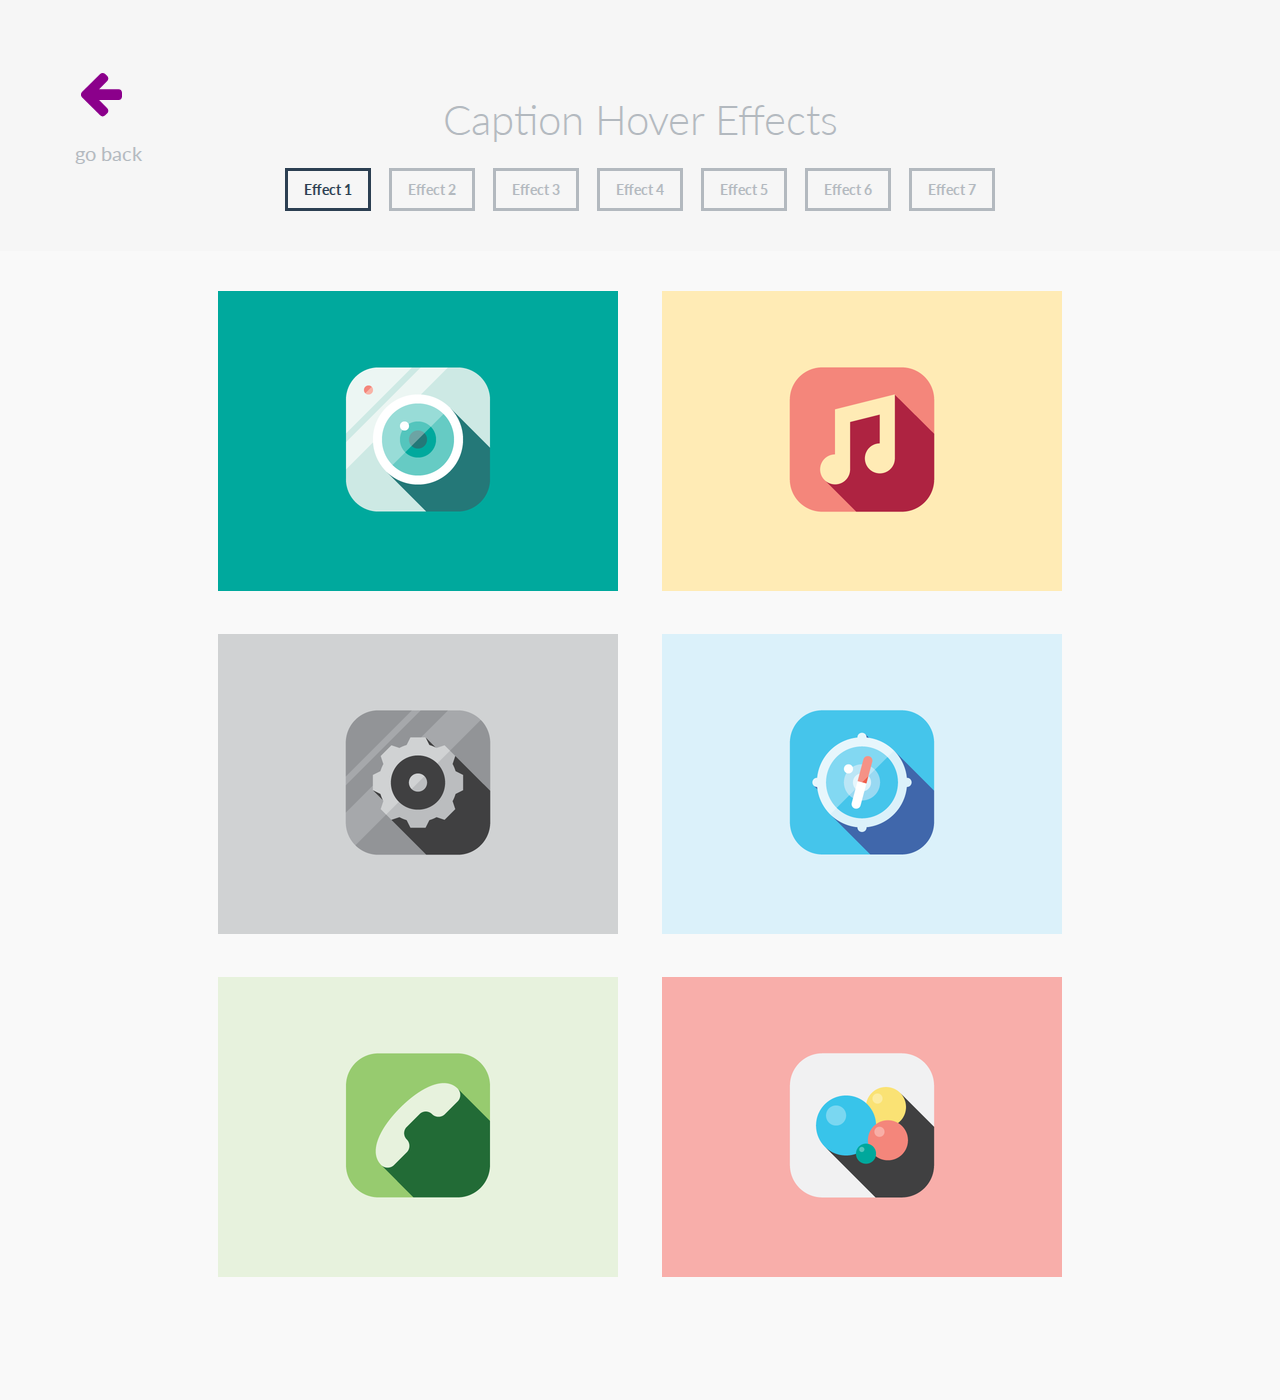
<file: CaptionHoverEffects/index.html>
<!DOCTYPE html>
<html lang="en" class="no-js">
	<head>
		<meta charset="UTF-8" />
		<meta http-equiv="X-UA-Compatible" content="IE=edge,chrome=1"> 
		<meta name="viewport" content="width=device-width, initial-scale=1.0"> 
		<title>Caption Hover Effects</title>
		<link rel="shortcut icon" href="../favicon.ico"> 
		<link rel="stylesheet" type="text/css" href="css/default.css" />
		<link rel="stylesheet" type="text/css" href="css/component.css" />
		<link rel="stylesheet" href="https://stackpath.bootstrapcdn.com/font-awesome/4.7.0/css/font-awesome.min.css">
		<script src="js/modernizr.custom.js"></script>
	</head>
	<body>
		<div class="container demo-1">
			<!-- Top Navigation -->
			<header>
					<div class="backIcon">
							<a href="../index.html#mt"><i class="fa fa-arrow-left"></i></a>
					</div>
				<h1>Caption Hover Effects</h1>	
				<nav class="codrops-demos">
					<a class="current-demo" href="index.html">Effect 1</a>
					<a href="index2.html">Effect 2</a>
					<a href="index3.html">Effect 3</a>
					<a href="index4.html">Effect 4</a>
					<a href="index5.html">Effect 5</a>
					<a href="index6.html">Effect 6</a>
					<a href="index7.html">Effect 7</a>
				</nav>
			</header>
			<ul class="grid cs-style-1">
				<li>
					<figure>
						<img src="images/1.png" alt="img01">
						<figcaption>
							<h3>Camera</h3>
							<span>Jacob Cummings</span>
							<a href="http://dribbble.com/shots/1115632-Camera">Take a look</a>
						</figcaption>
					</figure>
				</li>
				<li>
					<figure>
						<img src="images/2.png" alt="img02">
						<figcaption>
							<h3>Music</h3>
							<span>Jacob Cummings</span>
							<a href="http://dribbble.com/shots/1115960-Music">Take a look</a>
						</figcaption>
					</figure>
				</li>
				<li>
					<figure>
						<img src="images/4.png" alt="img04">
						<figcaption>
							<h3>Settings</h3>
							<span>Jacob Cummings</span>
							<a href="http://dribbble.com/shots/1116685-Settings">Take a look</a>
						</figcaption>
					</figure>
				</li>
				<li>
					<figure>
						<img src="images/5.png" alt="img05">
						<figcaption>
							<h3>Safari</h3>
							<span>Jacob Cummings</span>
							<a href="http://dribbble.com/shots/1116775-Safari">Take a look</a>
						</figcaption>
					</figure>
				</li>
				<li>
					<figure>
						<img src="images/3.png" alt="img03">
						<figcaption>
							<h3>Phone</h3>
							<span>Jacob Cummings</span>
							<a href="http://dribbble.com/shots/1117308-Phone">Take a look</a>
						</figcaption>
					</figure>
				</li>
				<li>
					<figure>
						<img src="images/6.png" alt="img06">
						<figcaption>
							<h3>Game Center</h3>
							<span>Jacob Cummings</span>
							<a href="http://dribbble.com/shots/1118904-Game-Center">Take a look</a>
						</figcaption>
					</figure>
				</li>
			</ul>
		</div><!-- /container -->
		<script src="js/toucheffects.js"></script>
	</body>
</html>
</file>
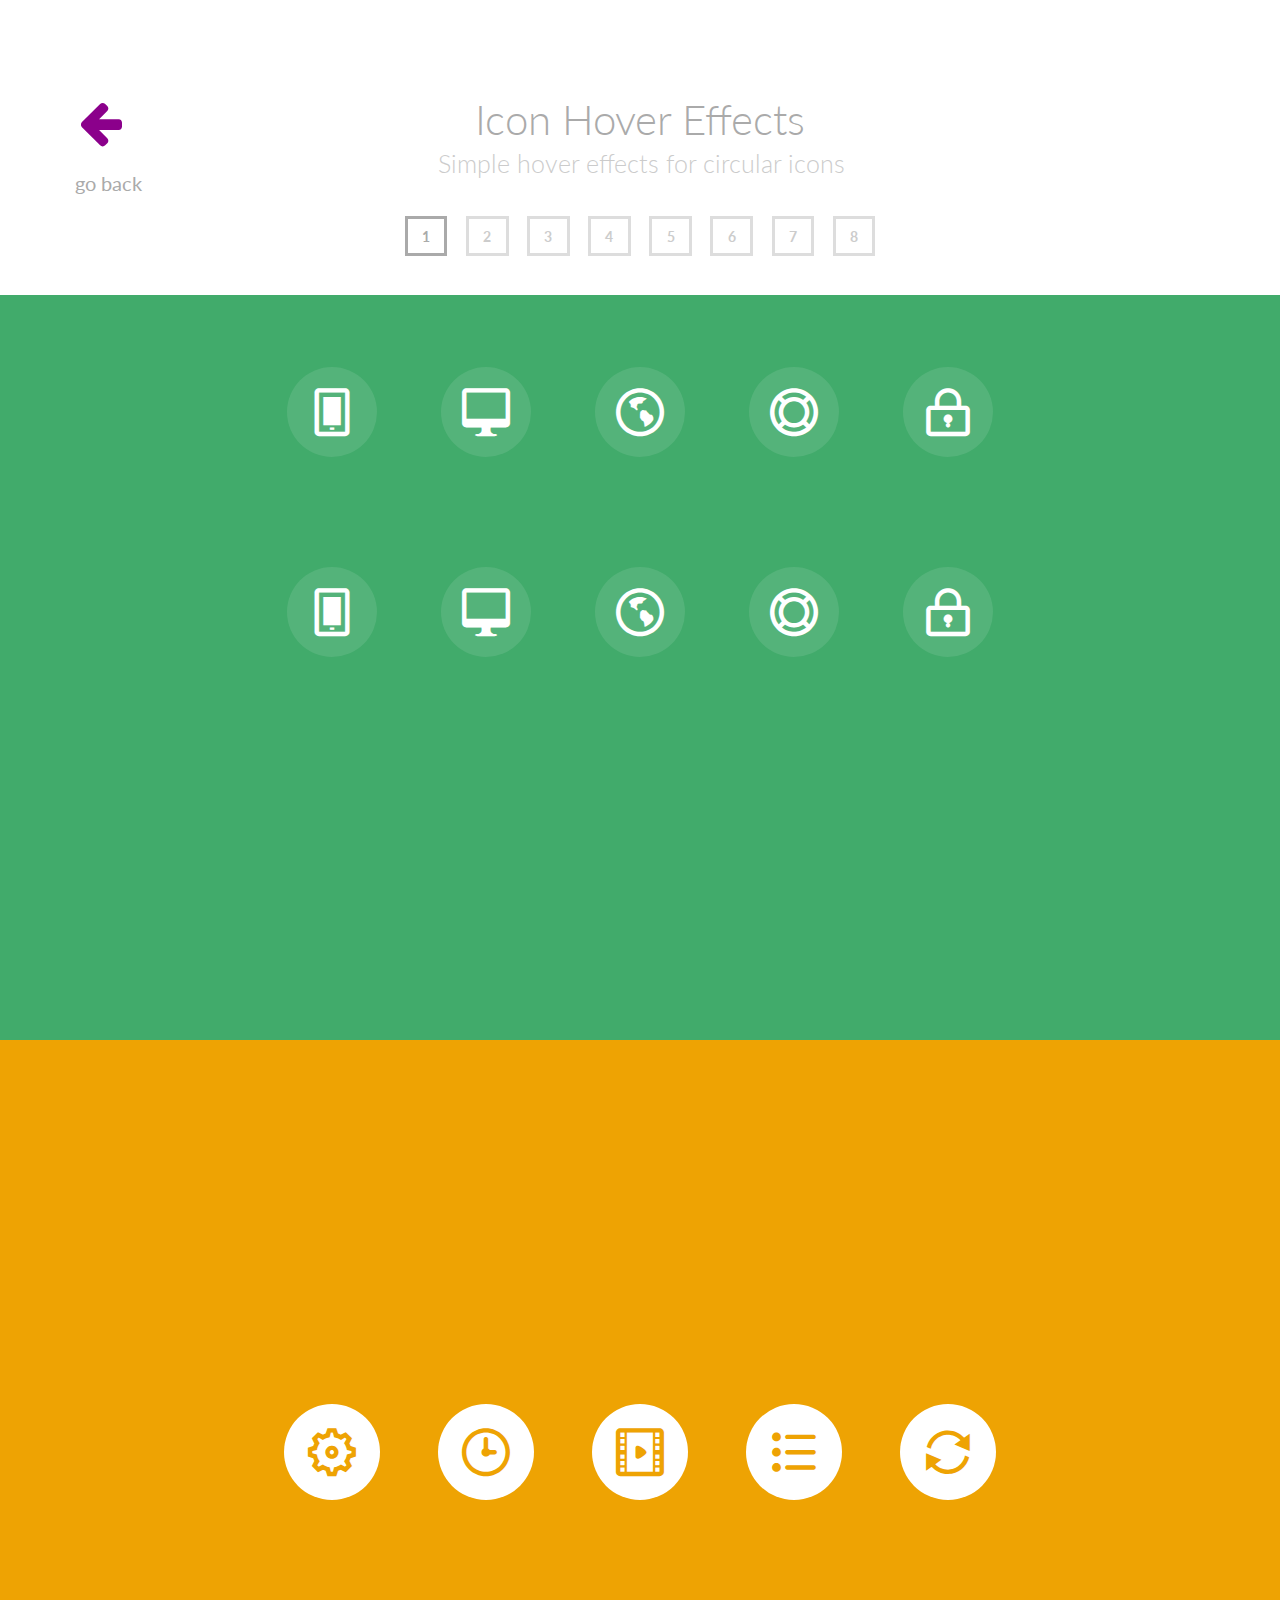
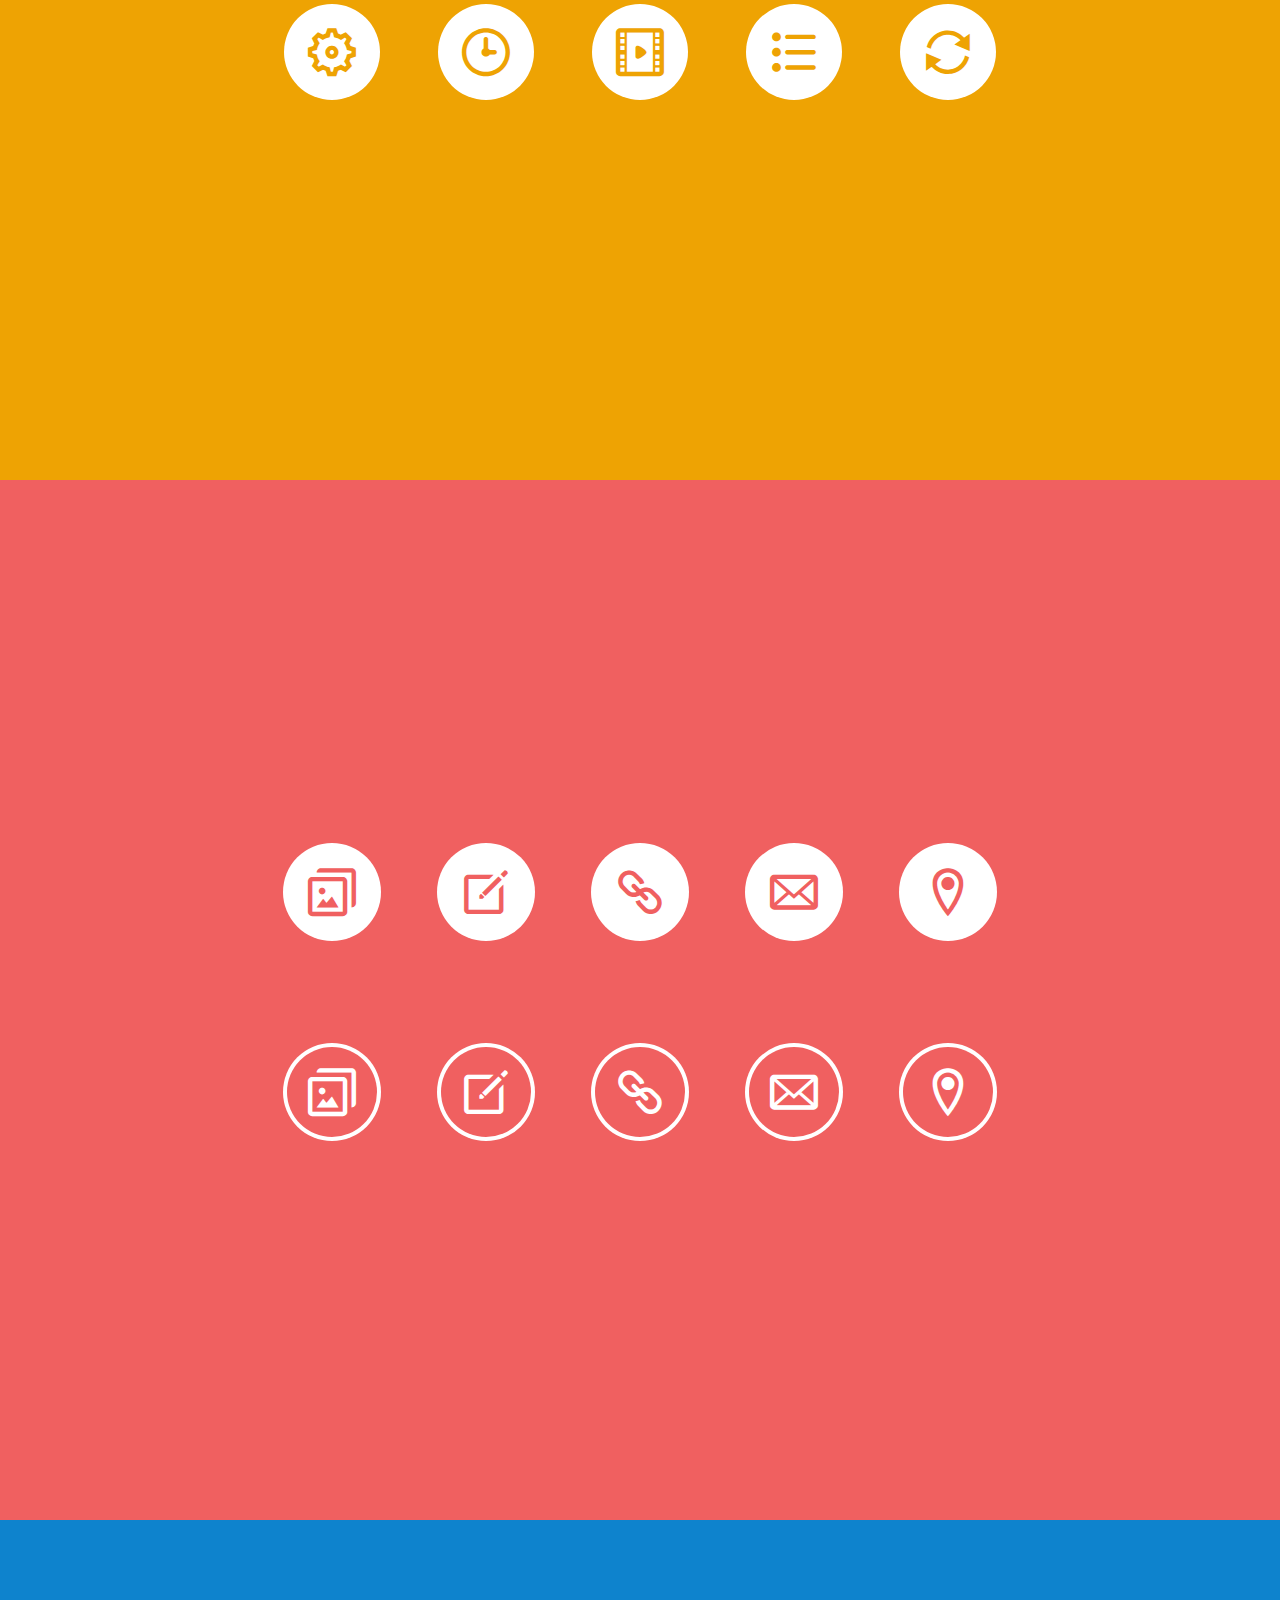
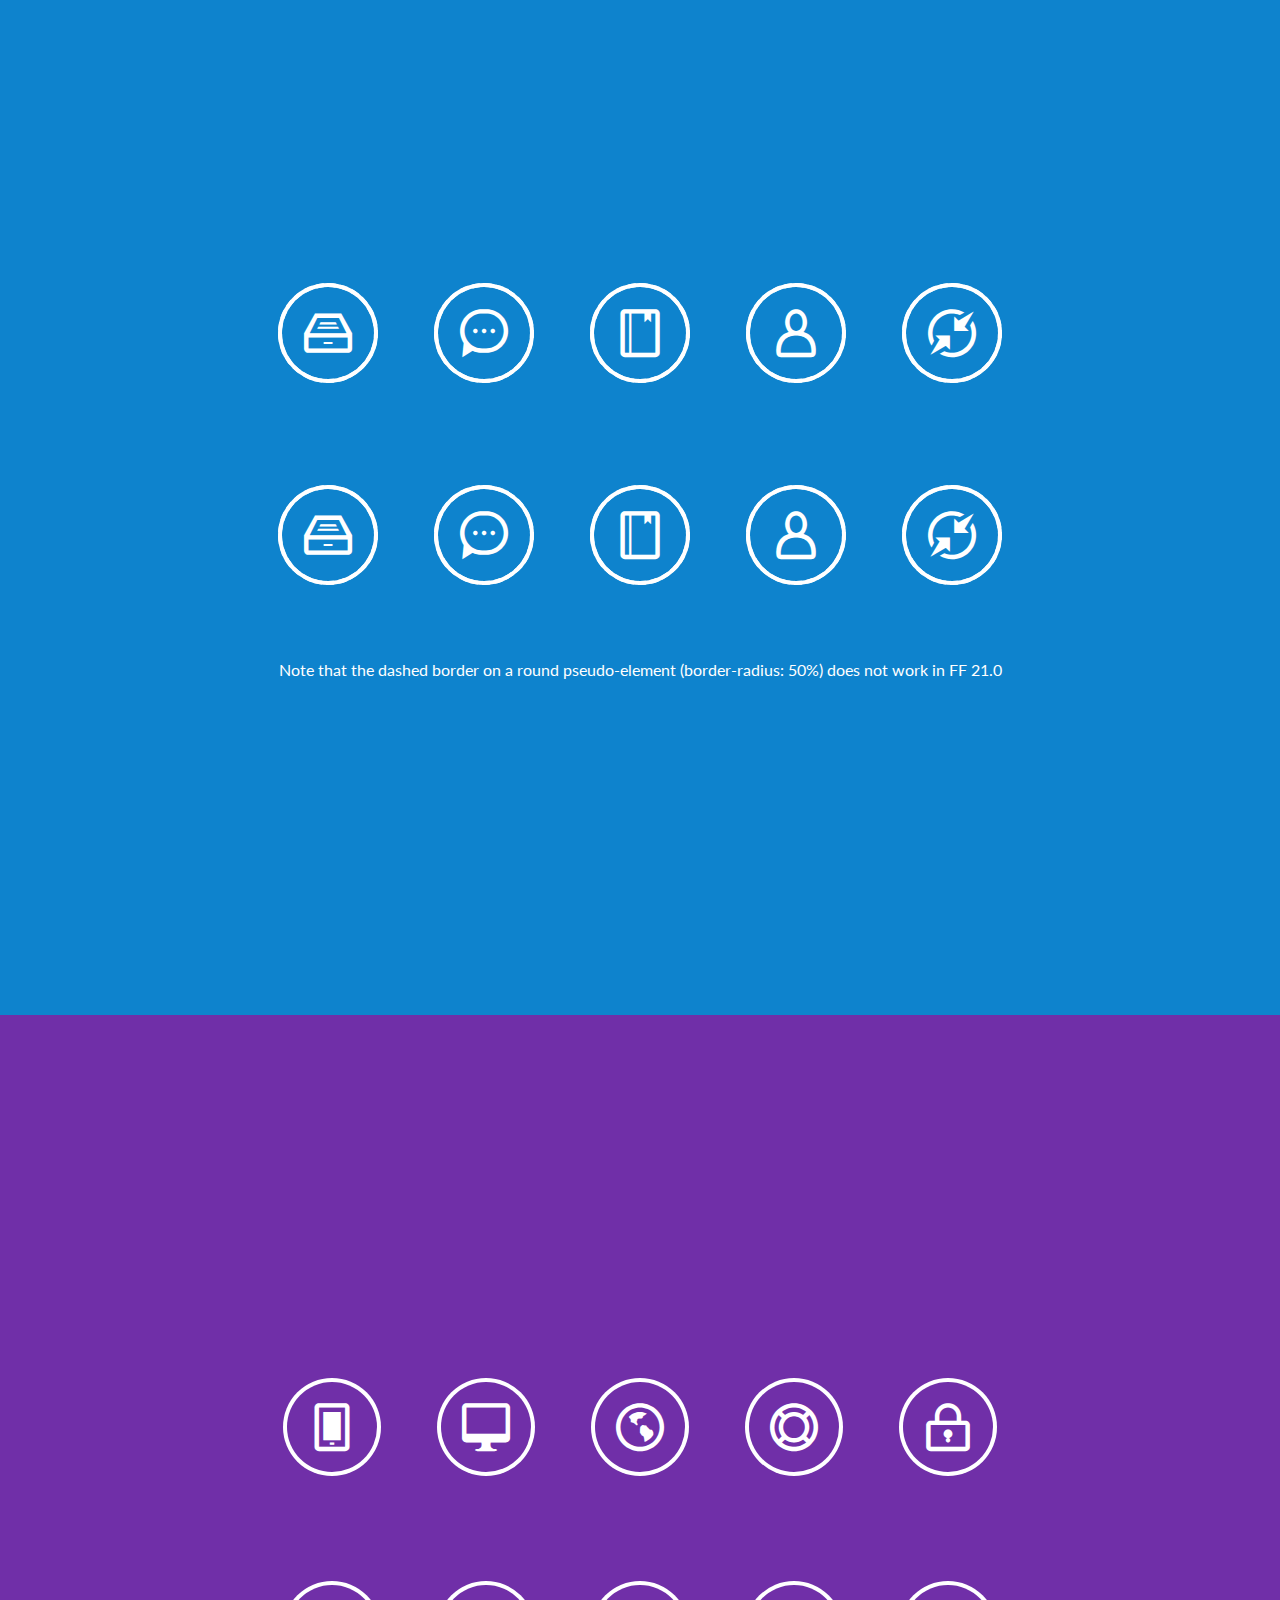
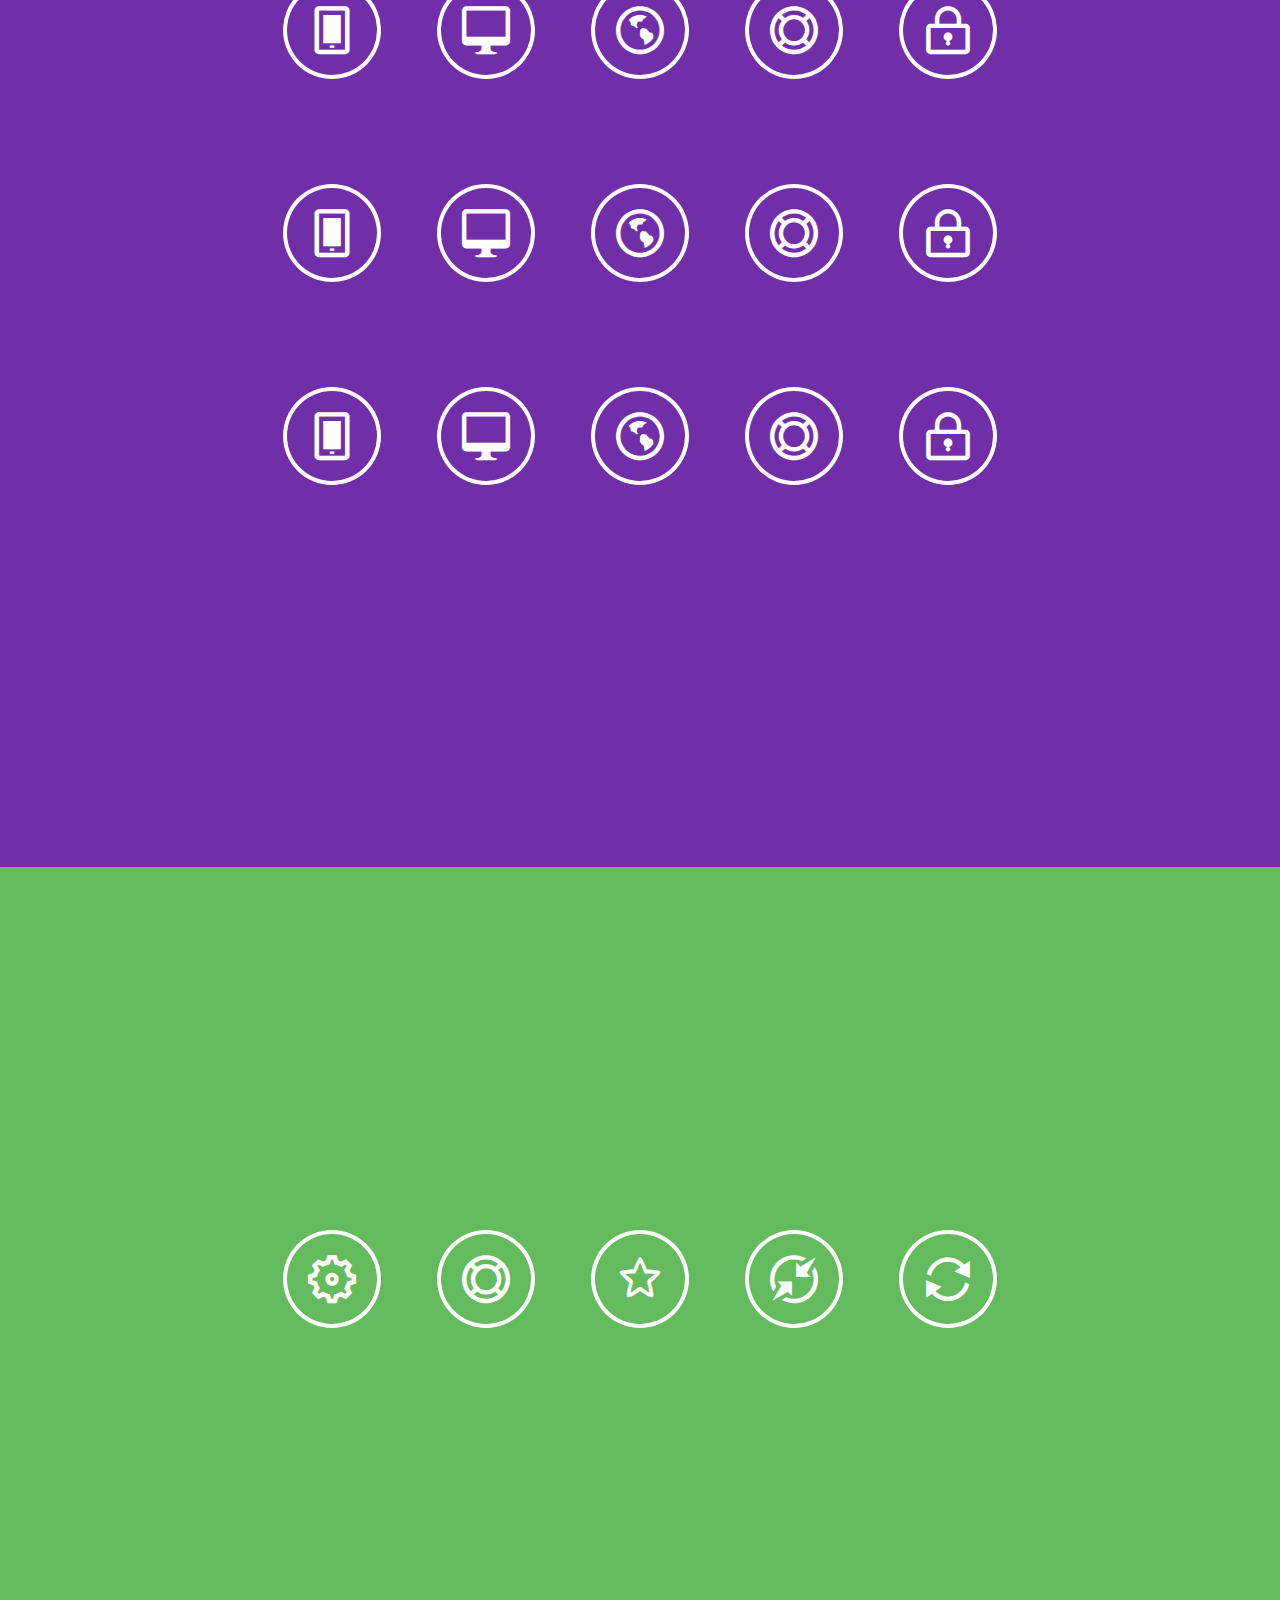
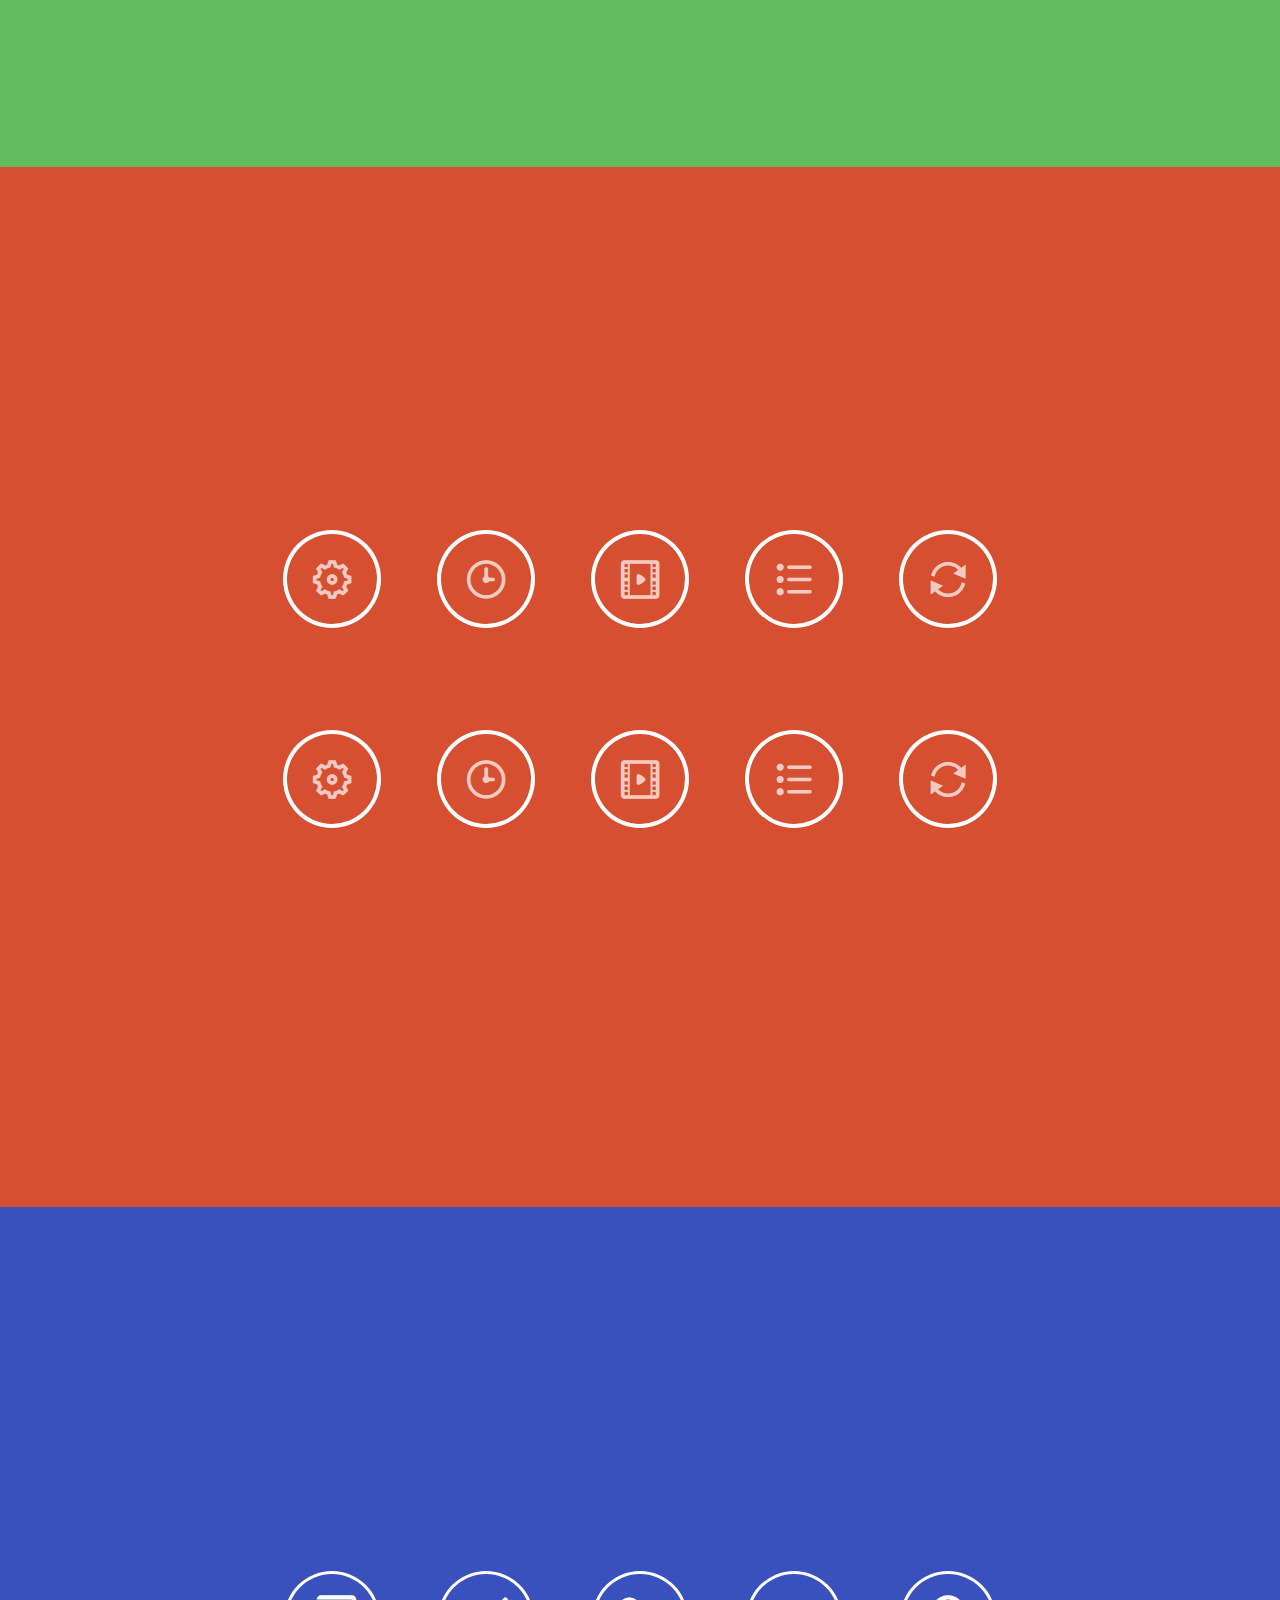
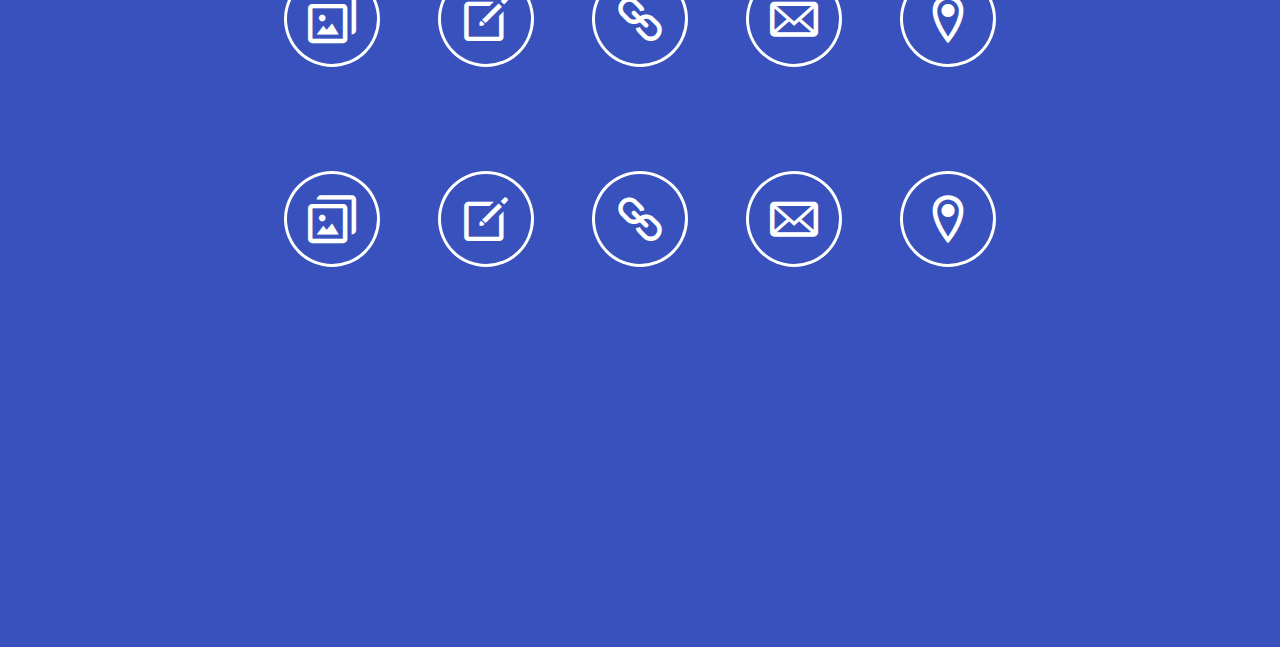
<file: IconEffects/index.html>
<!DOCTYPE html>
<html lang="en" class="no-js">
	<head>
		<meta charset="UTF-8" />
		<meta http-equiv="X-UA-Compatible" content="IE=edge,chrome=1"> 
		<meta name="viewport" content="width=device-width, initial-scale=1.0"> 
		<title>Simple Icon Hover Effects with CSS Transitions and Animations</title>
		<meta name="description" content="Simple Icon Hover Effects with CSS Transitions and Animations" />
		<meta name="keywords" content="icons, hover, round, circular, transition, animation, css3" />
		<meta name="author" content="Codrops" />
		<link rel="stylesheet" type="text/css" href="css/default.css" />
		<link rel="stylesheet" type="text/css" href="css/component.css" />
		<link rel="stylesheet" href="https://stackpath.bootstrapcdn.com/font-awesome/4.7.0/css/font-awesome.min.css">
<!-- 
. -->		<script src="js/modernizr.custom.js"></script>
		<style>
			header {
				z-index: 99 !important;
				
			}
			.m {
				position: fixed;
				width: 100%;
				height: 100vh;
				display: flex;
				align-items: center;
				justify-content: center;
				background-color: rgba(0,0,0,.5);
				z-index: 9999;
			}
			.m--unactive {
				display: none;
			}
			.m .md-content {
				display: flex;
				flex-direction: column;
				align-items: center;
				width: 75%;
				max-width: 1080px;
				height: 80vh;
				padding: 1rem;
				background-color: #fff;
			}
textarea {
	width: 45%;
	height: 100%;
	padding: .8rem;
	text-align: left;
	resize: none;
	outline: none;
}
button {
	outline: none;
}
.md-textarea-wrapper {
	width: 100%;
	height: 400px;
	display: flex;
	flex-direction: row;
	justify-content: space-evenly;
}
.md-btn-wrapper {
	margin-top: 1rem;
	display: flex;
}
.md-copy--html {
	background-color: navy;
	transition: all .1s ease-in;
}
.md-copy--html:hover{
	background-color: navy;
	transform: rotateZ(2deg);
}
.md-copy--css {
	background-color: orange;
	transition: all .1s ease-in;
}
.md-copy--css:hover {
	background-color: orange;
	transform: rotateZ(-2deg);	
}
.m button {
	border: none;
	outline: none;
}
textarea {
	border: 2px solid #000;
}

		</style>
		
	</head>
	<body>
		
		<div class="m m--unactive">
			<div class="md-content">
				<div class="md-textarea-wrapper">
<textarea class="md-content__html" readonly>
<a href="#set-1" class="hi-icon hi-icon-mobile">
	Mobile
</a>

</textarea>
<textarea class="md-content__css" readonly>
.hi-icon {
	display: inline-block;
	font-size: 0px;
	cursor: pointer;
	margin: 15px 30px;
	width: 90px;
	height: 90px;
	border-radius: 50%;
	text-align: center;
	position: relative;
	z-index: 1;
	color: #fff;
}

.hi-icon:after {
	pointer-events: none;
	position: absolute;
	width: 100%;
	height: 100%;
	border-radius: 50%;
	content: '';
	-webkit-box-sizing: content-box; 
	-moz-box-sizing: content-box; 
	box-sizing: content-box;
}

.hi-icon:before {
	font-family: 'ecoicon';
	speak: none;
	font-size: 48px;
	line-height: 90px;
	font-style: normal;
	font-weight: normal;
	font-variant: normal;
	text-transform: none;
	display: block;
	-webkit-font-smoothing: antialiased;
}
</textarea>
				</div>
			<div class="md-btn-wrapper">
					<button class="md-copy--html">Copy HTML!</button>
					<button class="md-close">Close me!</button>						
					<button class="md-copy--css">Copy CSS!</button>
			</div>
			</div>
		</div>
		
		<div class="container">
			<!-- Top Navigation -->
			<header>
					<div class="backIcon">
							<a href="../index.html#mt"><i class="fa fa-arrow-left"></i></a>
					</div>
				<h1>Icon Hover Effects <span>Simple hover effects for circular icons</span></h1>	
				<nav id="codrops-demos" class="codrops-demos">
					<a href="#set-1">1</a>
					<a href="#set-2">2</a>
					<a href="#set-3">3</a>
					<a href="#set-4">4</a>
					<a href="#set-5">5</a>
					<a href="#set-6">6</a>
					<a href="#set-7">7</a>
					<a href="#set-8">8</a>
			
				</nav>
			</header>
			<section id="set-1">
				<div class="hi-icon-wrap hi-icon-effect-1 hi-icon-effect-1a">
					<a href="#set-1" class="hi-icon hi-icon-mobile">Mobile</a>
					<a href="#set-1" class="hi-icon hi-icon-screen">Desktop</a>
					<a href="#set-1" class="hi-icon hi-icon-earth">Partners</a>
					<a href="#set-1" class="hi-icon hi-icon-support">Support</a>
					<a href="#set-1" class="hi-icon hi-icon-locked">Security</a>
				</div>
				<div class="hi-icon-wrap hi-icon-effect-1 hi-icon-effect-1b">
					<a href="#set-1" class="hi-icon hi-icon-mobile">Mobile</a>
					<a href="#set-1" class="hi-icon hi-icon-screen">Desktop</a>
					<a href="#set-1" class="hi-icon hi-icon-earth">Partners</a>
					<a href="#set-1" class="hi-icon hi-icon-support">Support</a>
					<a href="#set-1" class="hi-icon hi-icon-locked">Security</a>
				</div>
			</section>
			<section id="set-2">
				<div class="hi-icon-wrap hi-icon-effect-2 hi-icon-effect-2a">
					<a href="#set-2" class="hi-icon hi-icon-cog">Settings</a>
					<a href="#set-2" class="hi-icon hi-icon-clock">Time</a>
					<a href="#set-2" class="hi-icon hi-icon-videos">Videos</a>
					<a href="#set-2" class="hi-icon hi-icon-list">List</a>
					<a href="#set-2" class="hi-icon hi-icon-refresh">Refresh</a>
				</div>
				<div class="hi-icon-wrap hi-icon-effect-2 hi-icon-effect-2b">
					<a href="#set-2" class="hi-icon hi-icon-cog">Settings</a>
					<a href="#set-2" class="hi-icon hi-icon-clock">Time</a>
					<a href="#set-2" class="hi-icon hi-icon-videos">Videos</a>
					<a href="#set-2" class="hi-icon hi-icon-list">List</a>
					<a href="#set-2" class="hi-icon hi-icon-refresh">Refresh</a>
				</div>
			</section>
			<section id="set-3">
				<div class="hi-icon-wrap hi-icon-effect-3 hi-icon-effect-3a">
					<a href="#set-3" class="hi-icon hi-icon-images">Images</a>
					<a href="#set-3" class="hi-icon hi-icon-pencil">Edit</a>
					<a href="#set-3" class="hi-icon hi-icon-link">Link</a>
					<a href="#set-3" class="hi-icon hi-icon-mail">Mail</a>
					<a href="#set-3" class="hi-icon hi-icon-location">Location</a>
				</div>
				<div class="hi-icon-wrap hi-icon-effect-3 hi-icon-effect-3b">
					<a href="#set-3" class="hi-icon hi-icon-images">Images</a>
					<a href="#set-3" class="hi-icon hi-icon-pencil">Edit</a>
					<a href="#set-3" class="hi-icon hi-icon-link">Link</a>
					<a href="#set-3" class="hi-icon hi-icon-mail">Mail</a>
					<a href="#set-3" class="hi-icon hi-icon-location">Location</a>
				</div>
			</section>
			<section id="set-4">
				<div class="hi-icon-wrap hi-icon-effect-4 hi-icon-effect-4a">
					<a href="#set-4" class="hi-icon hi-icon-archive">Archive</a>
					<a href="#set-4" class="hi-icon hi-icon-chat">Chat</a>
					<a href="#set-4" class="hi-icon hi-icon-bookmark">Bookmarks</a>
					<a href="#set-4" class="hi-icon hi-icon-user">User</a>
					<a href="#set-4" class="hi-icon hi-icon-contract">Contact</a>
				</div>
				<div class="hi-icon-wrap hi-icon-effect-4 hi-icon-effect-4b">
					<a href="#set-4" class="hi-icon hi-icon-archive">Archive</a>
					<a href="#set-4" class="hi-icon hi-icon-chat">Chat</a>
					<a href="#set-4" class="hi-icon hi-icon-bookmark">Bookmarks</a>
					<a href="#set-4" class="hi-icon hi-icon-user">User</a>
					<a href="#set-4" class="hi-icon hi-icon-contract">Contact</a>
				</div>
				<p>Note that the dashed border on a round pseudo-element (border-radius: 50%) does not work in FF 21.0</p>
			</section>
			<section id="set-5">
				<div class="hi-icon-wrap hi-icon-effect-5 hi-icon-effect-5a">
					<a href="#set-5" class="hi-icon hi-icon-mobile">Mobile</a>
					<a href="#set-5" class="hi-icon hi-icon-screen">Desktop</a>
					<a href="#set-5" class="hi-icon hi-icon-earth">Partners</a>
					<a href="#set-5" class="hi-icon hi-icon-support">Support</a>
					<a href="#set-5" class="hi-icon hi-icon-locked">Security</a>
				</div>
				<div class="hi-icon-wrap hi-icon-effect-5 hi-icon-effect-5b">
					<a href="#set-5" class="hi-icon hi-icon-mobile">Mobile</a>
					<a href="#set-5" class="hi-icon hi-icon-screen">Desktop</a>
					<a href="#set-5" class="hi-icon hi-icon-earth">Partners</a>
					<a href="#set-5" class="hi-icon hi-icon-support">Support</a>
					<a href="#set-5" class="hi-icon hi-icon-locked">Security</a>
				</div>
				<div class="hi-icon-wrap hi-icon-effect-5 hi-icon-effect-5c">
					<a href="#set-5" class="hi-icon hi-icon-mobile">Mobile</a>
					<a href="#set-5" class="hi-icon hi-icon-screen">Desktop</a>
					<a href="#set-5" class="hi-icon hi-icon-earth">Partners</a>
					<a href="#set-5" class="hi-icon hi-icon-support">Support</a>
					<a href="#set-5" class="hi-icon hi-icon-locked">Security</a>
				</div>
				<div class="hi-icon-wrap hi-icon-effect-5 hi-icon-effect-5d">
					<a href="#set-5" class="hi-icon hi-icon-mobile">Mobile</a>
					<a href="#set-5" class="hi-icon hi-icon-screen">Desktop</a>
					<a href="#set-5" class="hi-icon hi-icon-earth">Partners</a>
					<a href="#set-5" class="hi-icon hi-icon-support">Support</a>
					<a href="#set-5" class="hi-icon hi-icon-locked">Security</a>
				</div>
			</section>
			<section id="set-6">
				<div class="hi-icon-wrap hi-icon-effect-6">
					<a href="#set-6" class="hi-icon hi-icon-cog">Settings</a>
					<a href="#set-6" class="hi-icon hi-icon-support">Support</a>
					<a href="#set-6" class="hi-icon hi-icon-star">Fav</a>
					<a href="#set-6" class="hi-icon hi-icon-contract">Contract</a>
					<a href="#set-6" class="hi-icon hi-icon-refresh">Refresh</a>
				</div>
			</section>
			<section id="set-7">
				<div class="hi-icon-wrap hi-icon-effect-7 hi-icon-effect-7a">
					<a href="#set-7" class="hi-icon hi-icon-cog">Settings</a>
					<a href="#set-7" class="hi-icon hi-icon-clock">Time</a>
					<a href="#set-7" class="hi-icon hi-icon-videos">Videos</a>
					<a href="#set-7" class="hi-icon hi-icon-list">List</a>
					<a href="#set-7" class="hi-icon hi-icon-refresh">Refresh</a>
				</div>
				<div class="hi-icon-wrap hi-icon-effect-7 hi-icon-effect-7b">
					<a href="#set-7" class="hi-icon hi-icon-cog">Settings</a>
					<a href="#set-7" class="hi-icon hi-icon-clock">Time</a>
					<a href="#set-7" class="hi-icon hi-icon-videos">Videos</a>
					<a href="#set-7" class="hi-icon hi-icon-list">List</a>
					<a href="#set-7" class="hi-icon hi-icon-refresh">Refresh</a>
				</div>
			</section>
			<section id="set-8">
				<div class="hi-icon-wrap hi-icon-effect-9 hi-icon-effect-9a">
					<a href="#set-9" class="hi-icon hi-icon-images">Images</a>
					<a href="#set-9" class="hi-icon hi-icon-pencil">Edit</a>
					<a href="#set-9" class="hi-icon hi-icon-link">Link</a>
					<a href="#set-9" class="hi-icon hi-icon-mail">Mail</a>
					<a href="#set-9" class="hi-icon hi-icon-location">Location</a>
				</div>
				<div class="hi-icon-wrap hi-icon-effect-9 hi-icon-effect-9b">
					<a href="#set-9" class="hi-icon hi-icon-images">Images</a>
					<a href="#set-9" class="hi-icon hi-icon-pencil">Edit</a>
					<a href="#set-9" class="hi-icon hi-icon-link">Link</a>
					<a href="#set-9" class="hi-icon hi-icon-mail">Mail</a>
					<a href="#set-9" class="hi-icon hi-icon-location">Location</a>
				</div>
			</section>
		</div><!-- /container -->
		<div class="md-modal md-effect-12" id="modal-12">
			<div class="md-content">
				<div class="md-textarea-wrapper">
<textarea class="md-content__html" readonly>
  <!DOCTYPE html>
  <html>
  <head>
    <title></title>
  </head>
  <body>
  </body>
  </html>
</textarea>
<textarea class="md-content__css" readonly>
html {
	color: red;
}
</textarea>
				</div>
			<div class="md-btn-wrapper">
					<button class="md-copy--html">Copy HTML!</button>
					<button class="md-close">Close me!</button>						
					<button class="md-copy--css">Copy CSS!</button>
			</div>
			</div>
		</div>
		<div class="md-overlay"></div><!-- the overlay element -->
		<script>
			var hash = window.location.hash,
				current = 0,
				demos = Array.prototype.slice.call( document.querySelectorAll( '#codrops-demos > a' ) );
			
			if( hash === '' ) hash = '#set-1';
			setDemo( demos[ parseInt( hash.match(/#set-(\d+)/)[1] ) - 1 ] );

			demos.forEach( function( el, i ) {
				el.addEventListener( 'click', function() { setDemo( this ); } );
			} );

			function setDemo( el ) {
				var idx = demos.indexOf( el );
				if( current !== idx ) {
					var currentDemo = demos[ current ];
					currentDemo.className = currentDemo.className.replace(new RegExp("(^|\\s+)" + 'current-demo' + "(\\s+|$)"), ' ');
				}
				current = idx;
				el.className = 'current-demo'; 
			}
		</script>
		<script>
			const sEl = (className) => document.querySelector(className)
			const copyToClipboard = (className, str) => {
			  const el = sEl(className);
			  el.select();
			  document.execCommand('copy');
			};
			sEl('.md-copy--html').onclick = () => copyToClipboard('.md-content__html')
			sEl('.md-copy--css').onclick = () => copyToClipboard('.md-content__css')
		</script>
		<script>
			const sElAll = (elAll) => document.querySelectorAll(elAll) 
			document.querySelectorAll('a.hi-icon').forEach(el => 
				el.onclick = () => {
					sEl('.m').classList.remove('m--unactive')
				}
			)
			sEl('.md-close').onclick = () => {
				sEl('.m').classList.add('m--unactive')
			}
		</script>
		<script src="../LinkEffects/js/classie.js"></script>
    <script src="../LinkEffects/js/modernizr.custom.js"></script>
	</body>
</html>
</file>
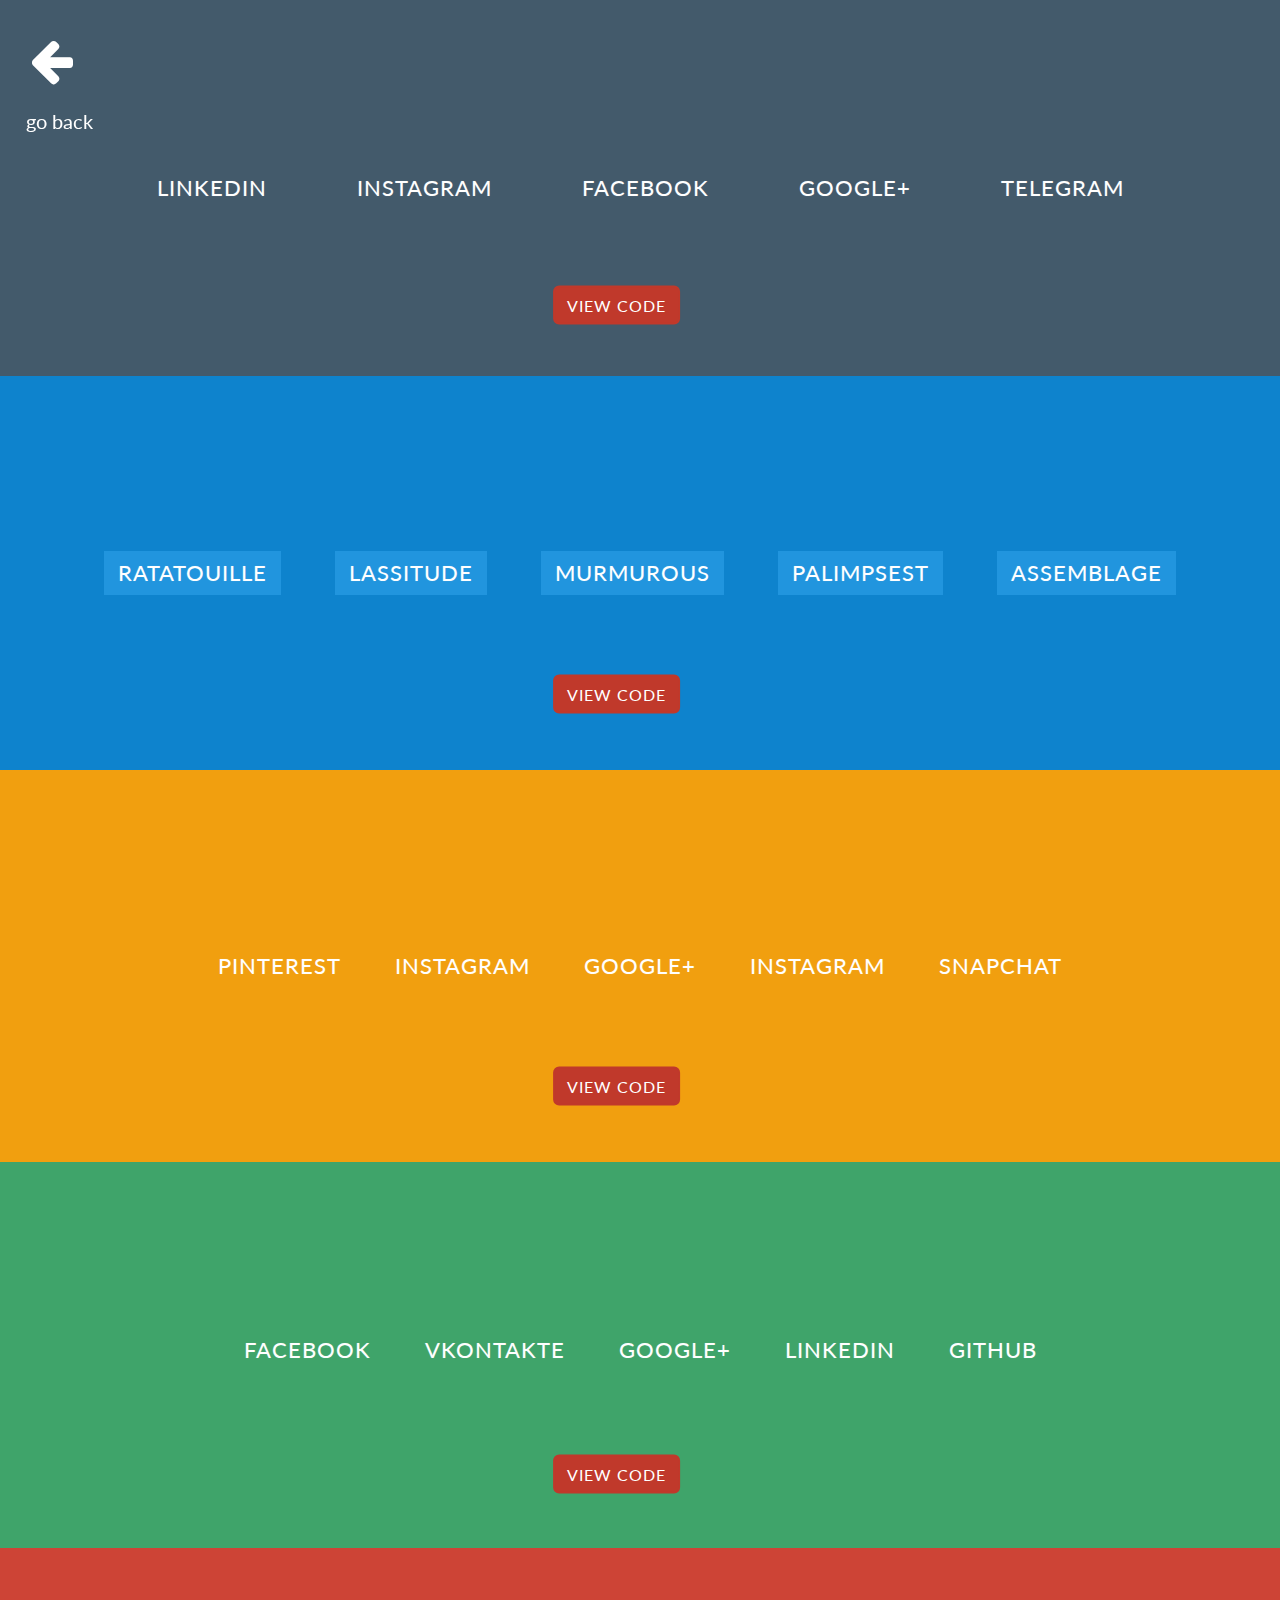
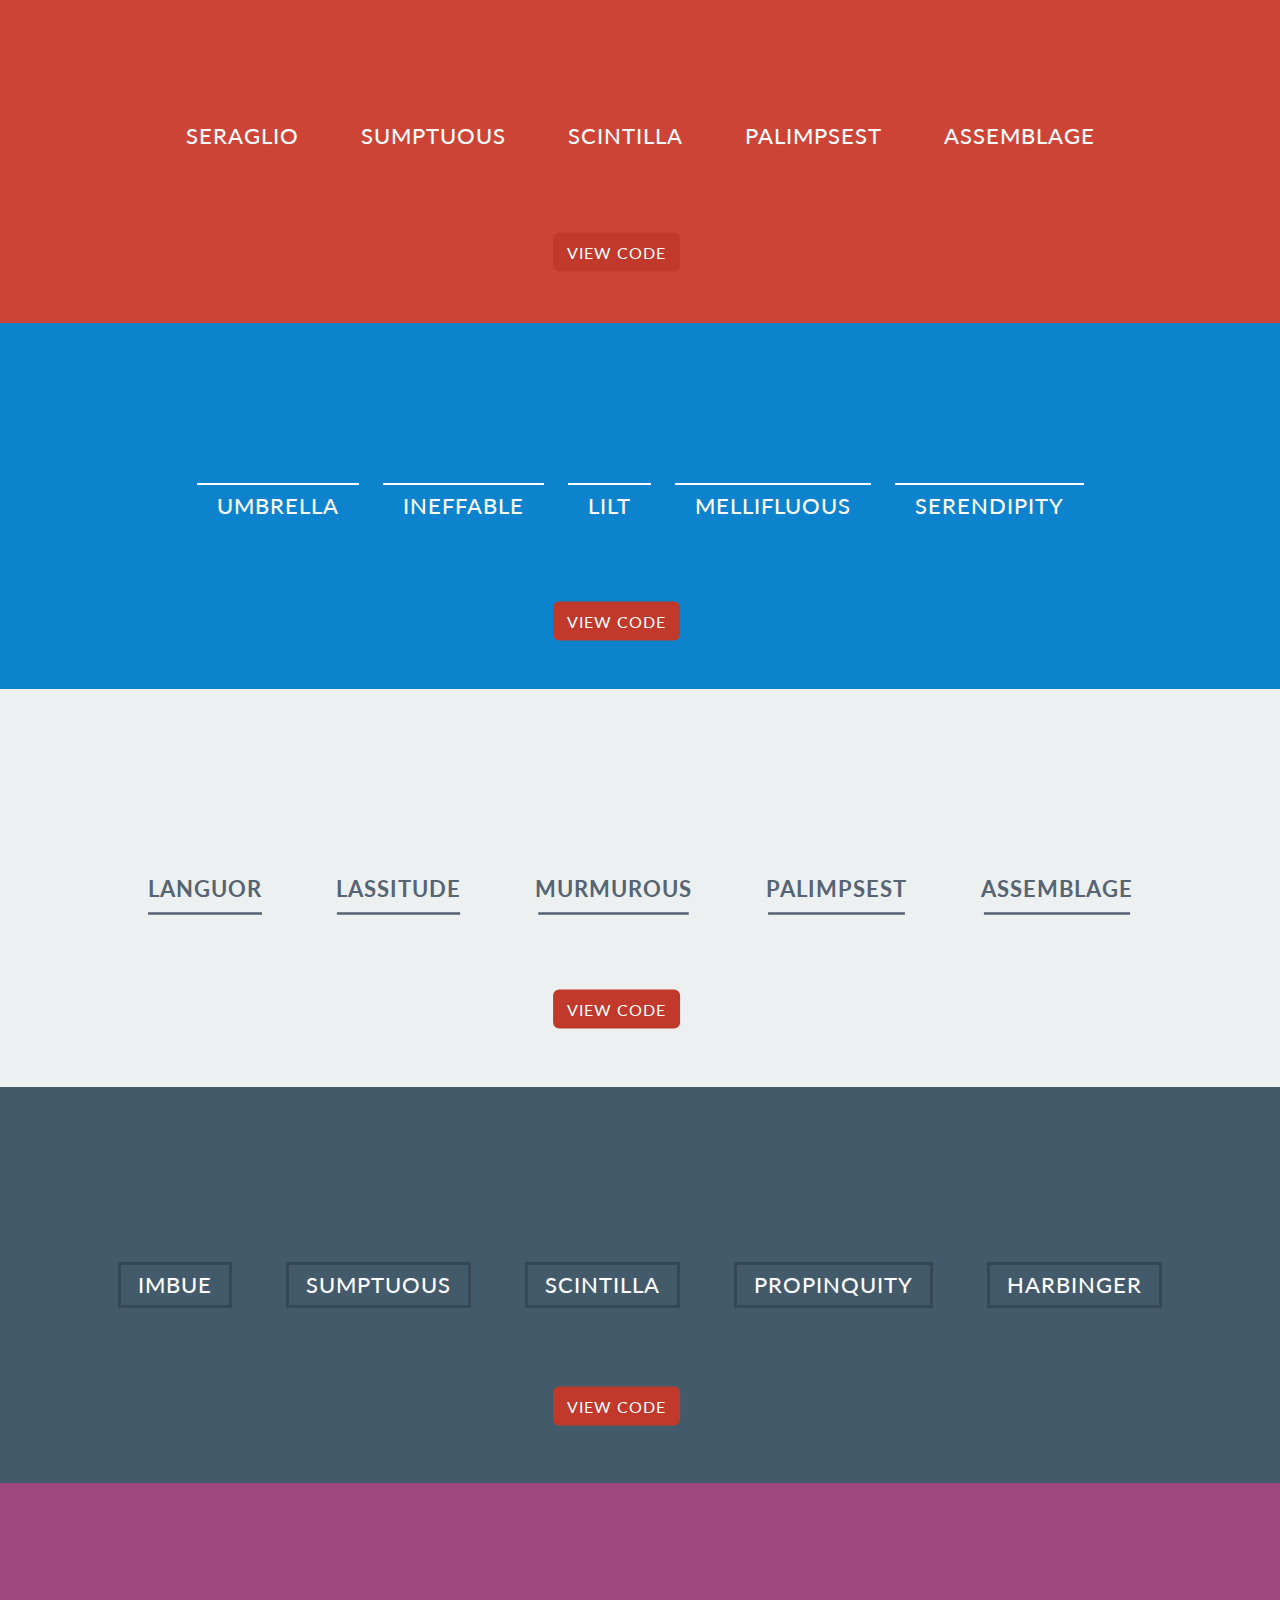
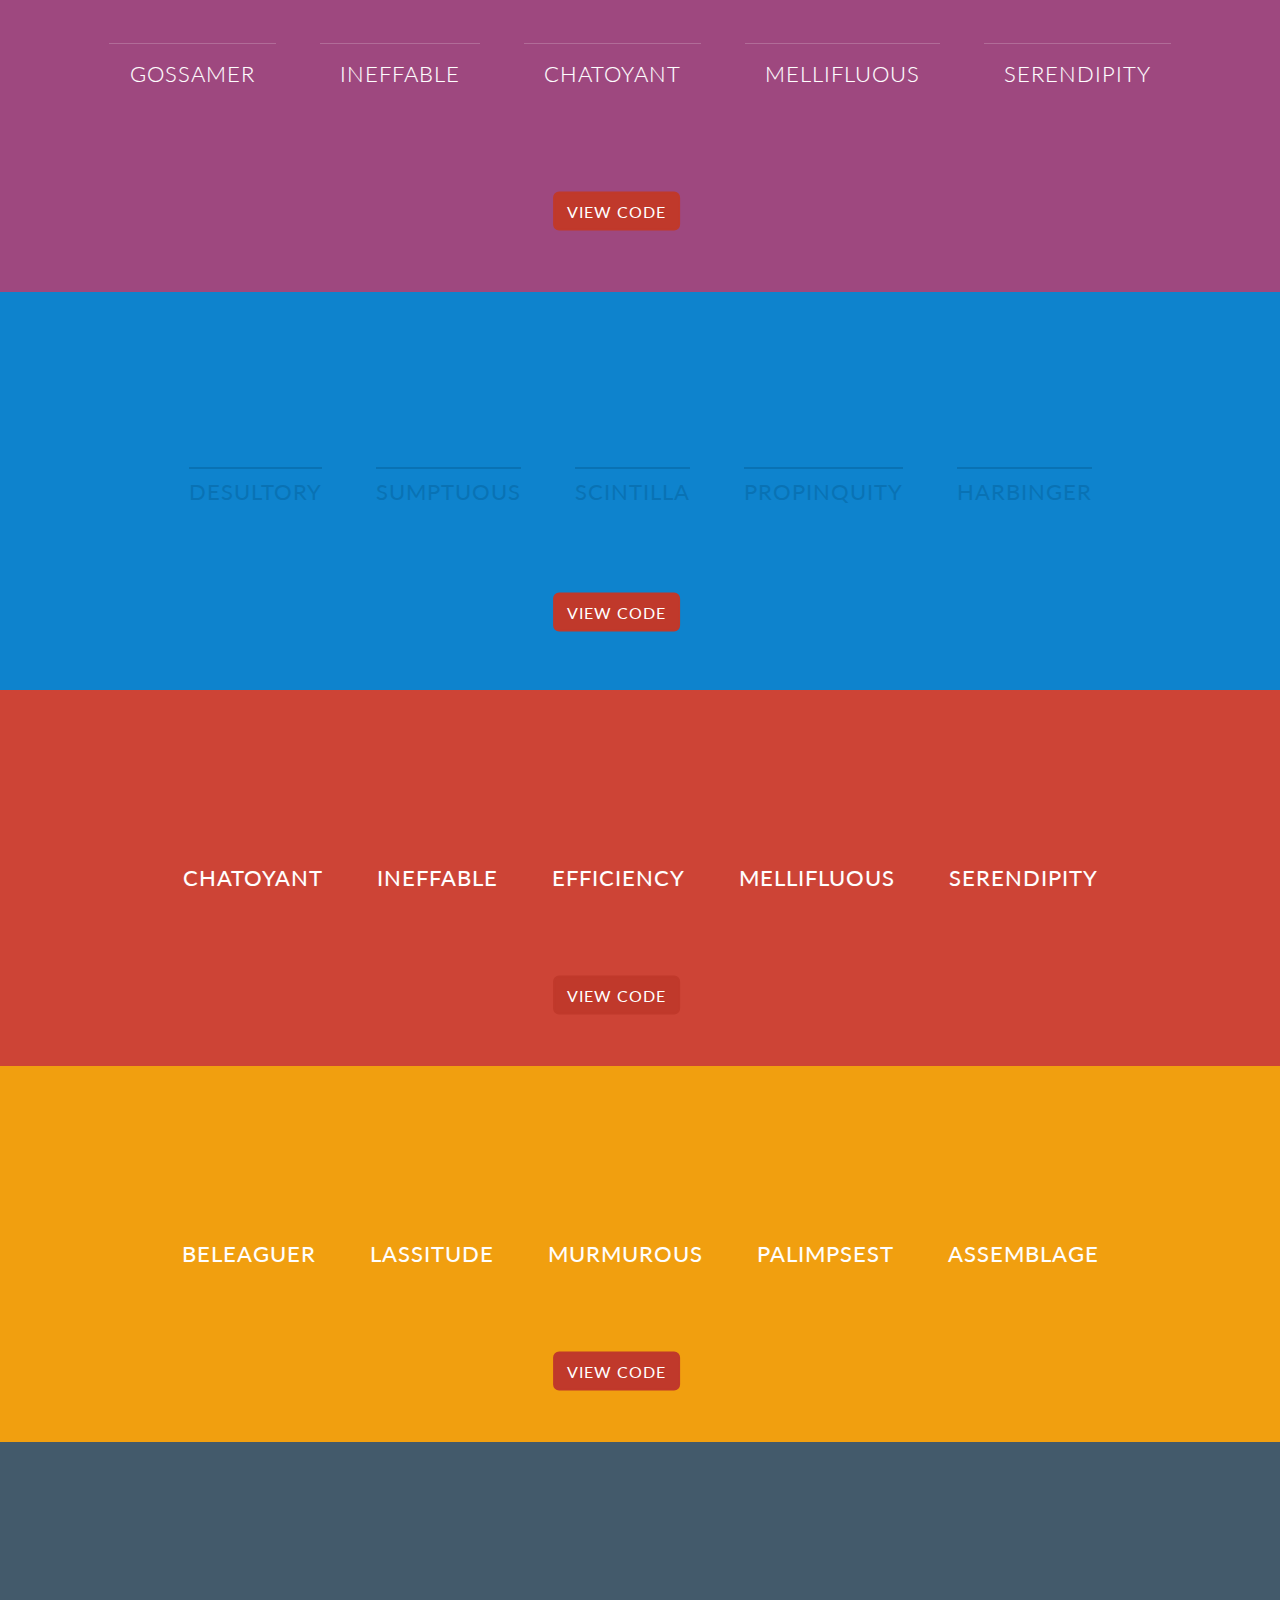
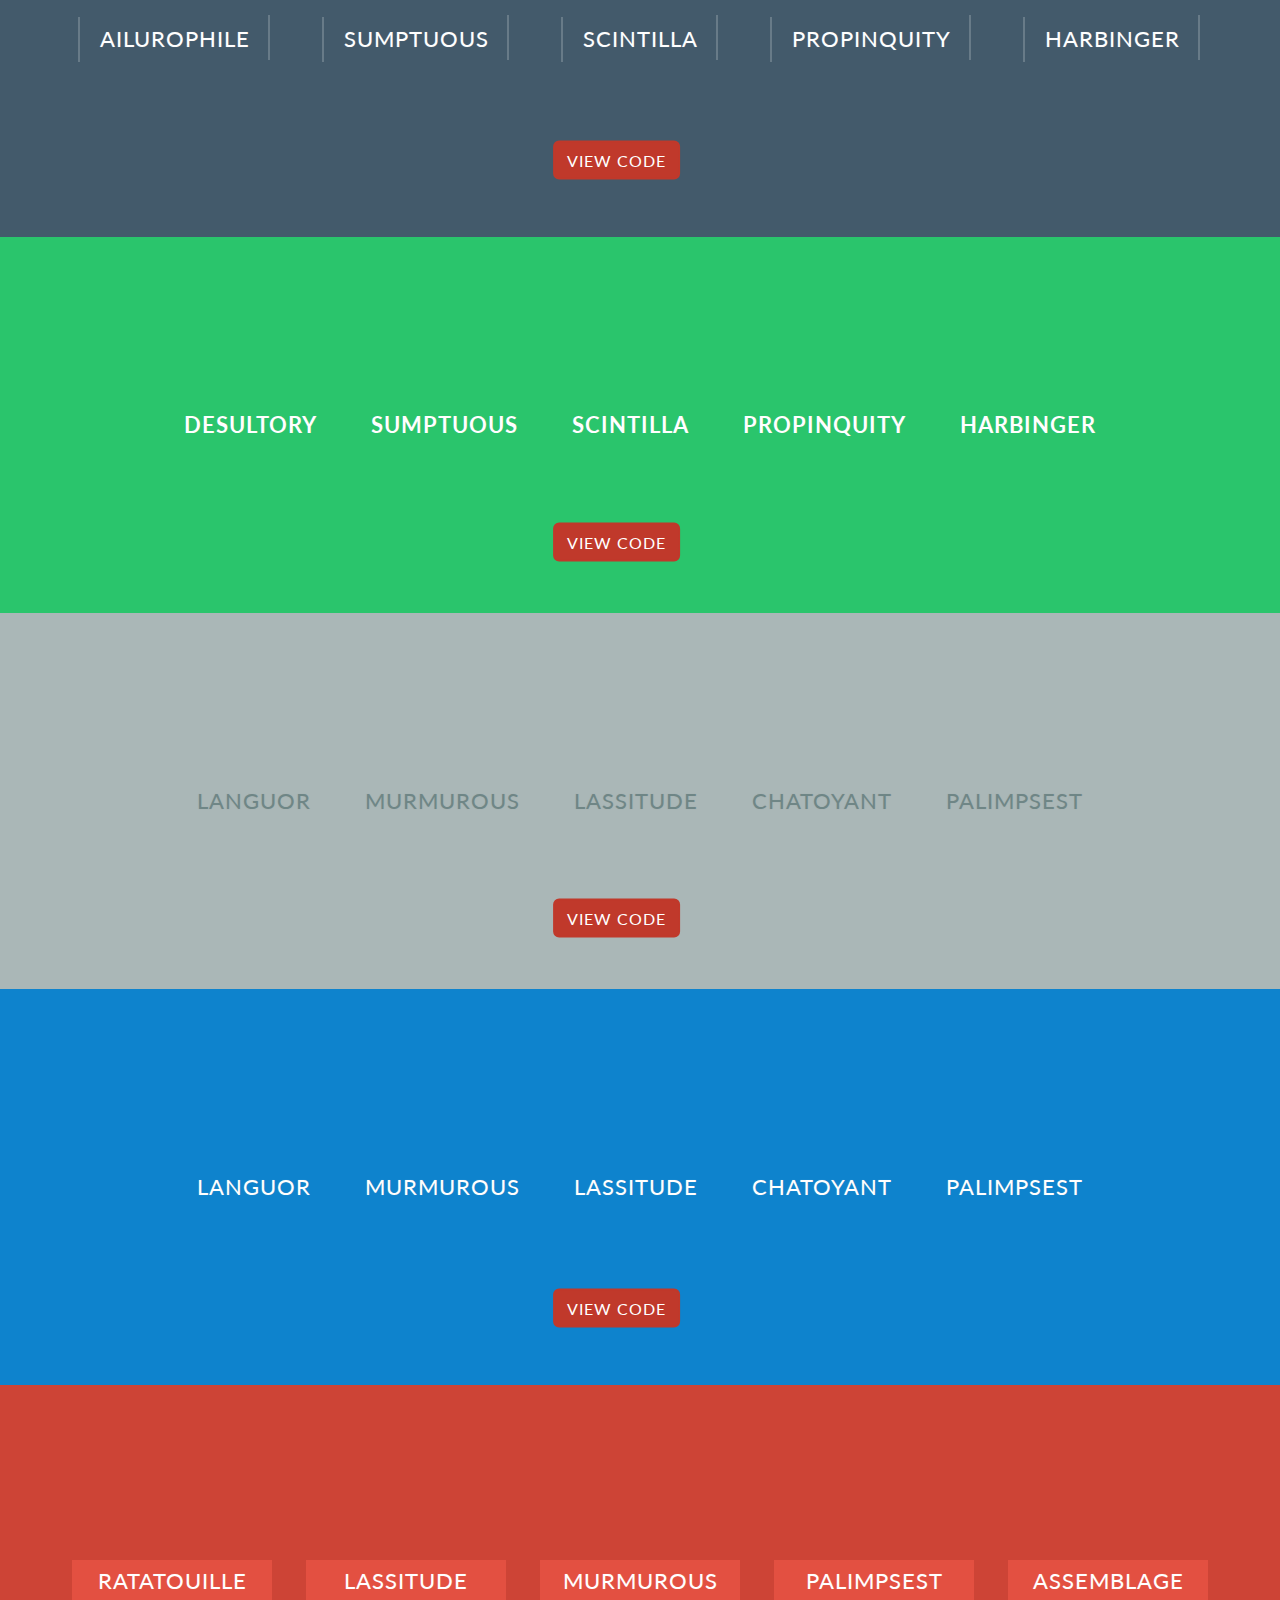
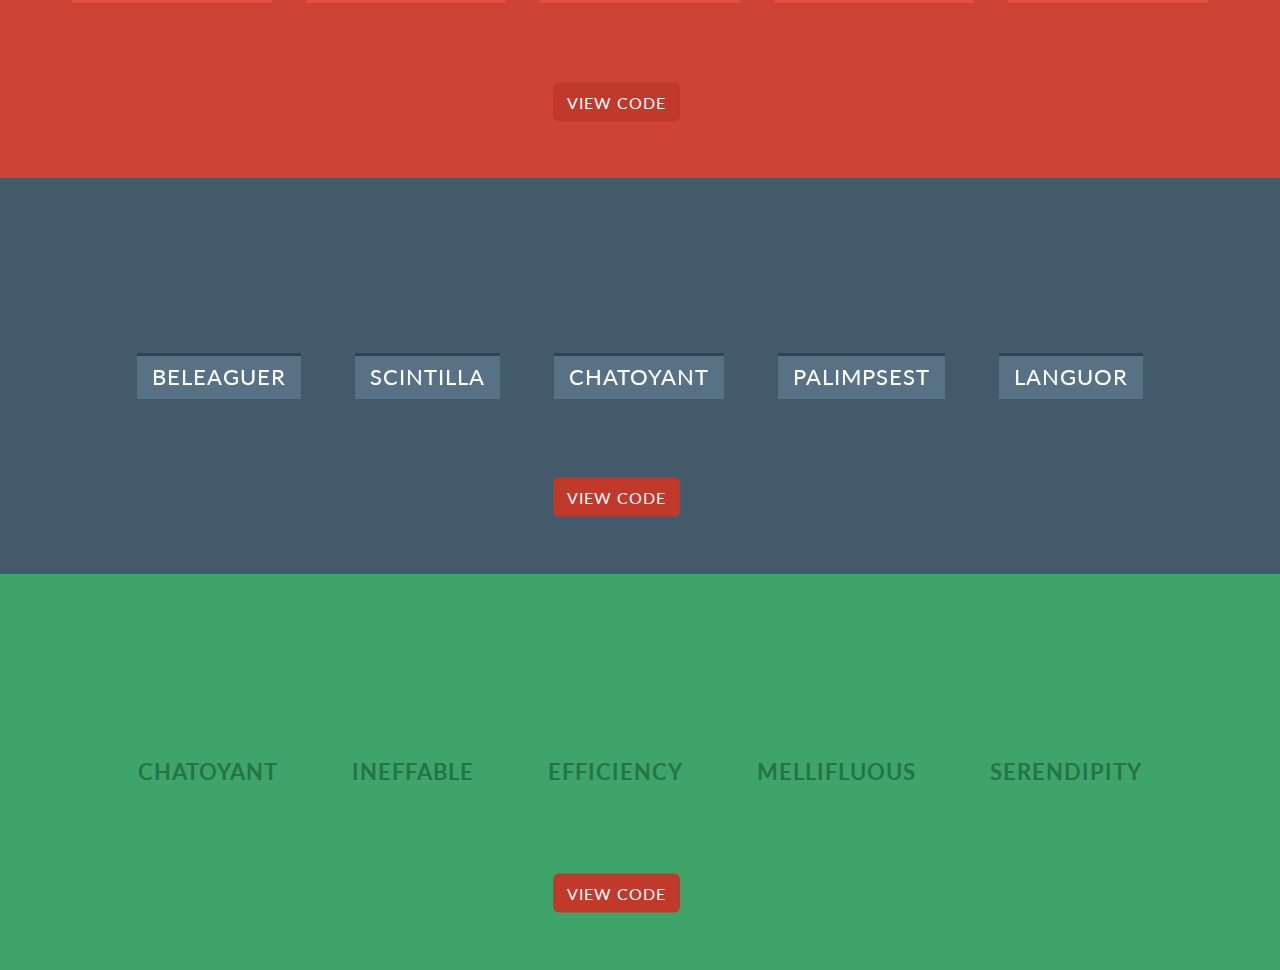
<file: LinkEffects/index.html>
<!DOCTYPE html>
<html lang="en" class="no-js">
	<head>
		<meta charset="UTF-8" />
		<meta http-equiv="X-UA-Compatible" content="IE=edge,chrome=1"> 
		<meta name="viewport" content="width=device-width, initial-scale=1.0"> 
		<title>Creative Link Effects</title>
		<meta name="description" content="Link effects" />
		<link rel="stylesheet" type="text/css" href="css/normalize.css" />
		<link rel="stylesheet" type="text/css" href="css/demo.css" />
		<link rel="stylesheet" type="text/css" href="css/component.css" />
		<!-- modal window -->
		<link rel="stylesheet" type="text/css" href="css/default.css" />
		<link rel="stylesheet" type="text/css" href="css/component-modal.css" />
		<link rel="stylesheet" href="https://stackpath.bootstrapcdn.com/font-awesome/4.7.0/css/font-awesome.min.css">
		<script src="js/modernizr.custom.js"></script>
		<!-- END modal window -->
	</head>
	<body>
		<div class="container">
			<!-- Top Navigation -->
			<div class="codrops-top clearfix">
				
			</div>
			<div class="backIcon">
					<a href="../index.html#mt"><i class="fa fa-arrow-left"></i></a>
			</div>
			<section class="color-1">
				<nav class="cl-effect-1">
					<a href="#">Linkedin</a>
					<a href="#">Instagram</a>
					<a href="#">Facebook</a>
					<a href="#">Google+</a>
					<a href="#">Telegram</a>
				</nav>
			</section>
			<section class="color-4">
				<nav class="cl-effect-2">
					<a href="#"><span data-hover="Ratatouille">Ratatouille</span></a>
					<a href="#"><span data-hover="Lassitude">Lassitude</span></a>
					<a href="#"><span data-hover="Murmurous">Murmurous</span></a>
					<a href="#"><span data-hover="Palimpsest">Palimpsest</span></a>
					<a href="#"><span data-hover="Assemblage">Assemblage</span></a>
				</nav>
			</section>
			<section class="color-6">
				<nav class="cl-effect-3">
					<a href="#">Pinterest</a>
					<a href="#">Instagram</a>
					<a href="#">Google+</a>
					<a href="#">Instagram</a>
					<a href="#">Snapchat</a>
				</nav>
			</section>
			<section class="color-7">
				<nav class="cl-effect-4">
					<a href="#">Facebook</a>
					<a href="#">Vkontakte</a>
					<a href="#">Google+</a>
					<a href="#">Linkedin</a>
					<a href="#">GitHub</a>
				</nav>
			</section>
			<section class="color-5">
				<nav class="cl-effect-5">
					<a href="#"><span data-hover="Seraglio">Seraglio</span></a>
					<a href="#"><span data-hover="Sumptuous">Sumptuous</span></a>
					<a href="#"><span data-hover="Scintilla">Scintilla</span></a>
					<a href="#"><span data-hover="Palimpsest">Palimpsest</span></a>
					<a href="#"><span data-hover="Assemblage">Assemblage</span></a>
				</nav>
			</section>
			<section class="color-4">
				<nav class="cl-effect-6">
					<a href="#">Umbrella</a>
					<a href="#">Ineffable</a>
					<a href="#">Lilt</a>
					<a href="#">Mellifluous</a>
					<a href="#">Serendipity</a>
				</nav>
			</section>
			<section class="color-8">
				<nav class="cl-effect-7">
					<a href="#">Languor</a>
					<a href="#">Lassitude</a>
					<a href="#">Murmurous</a>
					<a href="#">Palimpsest</a>
					<a href="#">Assemblage</a>
				</nav>
			</section>
			<section class="color-1">
				<nav class="cl-effect-8">
					<a href="#">Imbue</a>
					<a href="#">Sumptuous</a>
					<a href="#">Scintilla</a>
					<a href="#">Propinquity</a>
					<a href="#">Harbinger</a>
				</nav>
			</section>
			<section class="color-9">
				<nav class="cl-effect-9">
					<a href="#"><span>Gossamer</span><span>Sumptuous Heart</span></a>
					<a href="#"><span>Ineffable</span><span>Evanescent Life</span></a>
					<a href="#"><span>Chatoyant</span><span>Assemblage Love</span></a>
					<a href="#"><span>Mellifluous</span><span>Mellifluous Will</span></a>
					<a href="#"><span>Serendipity</span><span>Serendipity Cut</span></a>
				</nav>
			</section>
			<section class="color-4">
				<nav class="cl-effect-11">
					<a href="#" data-hover="Desultory">Desultory</a>
					<a href="#" data-hover="Sumptuous">Sumptuous</a>
					<a href="#" data-hover="Scintilla">Scintilla</a>
					<a href="#" data-hover="Propinquity">Propinquity</a>
					<a href="#" data-hover="Harbinger">Harbinger</a>
				</nav>
			</section>
			<section class="color-5">
				<nav class="cl-effect-12">
					<a href="#">Chatoyant</a>
					<a href="#">Ineffable</a>
					<a href="#">Efficiency</a>
					<a href="#">Mellifluous</a>
					<a href="#">Serendipity</a>
				</nav>
			</section>
			<section class="color-6">
				<nav class="cl-effect-13">
					<a href="#">Beleaguer</a>
					<a href="#">Lassitude</a>
					<a href="#">Murmurous</a>
					<a href="#">Palimpsest</a>
					<a href="#">Assemblage</a>
				</nav>
			</section>
			<section class="color-1">
				<nav class="cl-effect-14">
					<a href="#">Ailurophile</a>
					<a href="#">Sumptuous</a>
					<a href="#">Scintilla</a>
					<a href="#">Propinquity</a>
					<a href="#">Harbinger</a>
				</nav>
			</section>
			<section class="color-3">
				<nav class="cl-effect-15">
					<a href="#" data-hover="Desultory">Desultory</a>
					<a href="#" data-hover="Sumptuous">Sumptuous</a>
					<a href="#" data-hover="Scintilla">Scintilla</a>
					<a href="#" data-hover="Propinquity">Propinquity</a>
					<a href="#" data-hover="Harbinger">Harbinger</a>
				</nav>
			</section>
			<section class="color-11">
				<nav class="cl-effect-16">
					<a href="#" data-hover="Languor">Languor</a>
					<a href="#" data-hover="Murmurous">Murmurous</a>
					<a href="#" data-hover="Lassitude">Lassitude</a>
					<a href="#" data-hover="Chatoyant">Chatoyant</a>
					<a href="#" data-hover="Palimpsest">Palimpsest</a>
				</nav>
			</section>
			<section class="color-4">
				<nav class="cl-effect-17">
					<a href="#" data-hover="Languor">Languor</a>
					<a href="#" data-hover="Murmurous">Murmurous</a>
					<a href="#" data-hover="Lassitude">Lassitude</a>
					<a href="#" data-hover="Chatoyant">Chatoyant</a>
					<a href="#" data-hover="Palimpsest">Palimpsest</a>
				</nav>
			</section>
			<section class="color-5">
				<nav class="cl-effect-19">
					<a href="#"><span data-hover="Ratatouille">Ratatouille</span></a>
					<a href="#"><span data-hover="Lassitude">Lassitude</span></a>
					<a href="#"><span data-hover="Murmurous">Murmurous</span></a>
					<a href="#"><span data-hover="Palimpsest">Palimpsest</span></a>
					<a href="#"><span data-hover="Assemblage">Assemblage</span></a>
				</nav>
			</section>
			<section class="color-1">
				<nav class="cl-effect-20">
					<a href="#"><span data-hover="Beleaguer">Beleaguer</span></a>
					<a href="#"><span data-hover="Scintilla">Scintilla</span></a>
					<a href="#"><span data-hover="Chatoyant">Chatoyant</span></a>
					<a href="#"><span data-hover="Palimpsest">Palimpsest</span></a>
					<a href="#"><span data-hover="Languor">Languor</span></a>
				</nav>
			</section>
			<section class="color-7">
				<nav class="cl-effect-21">
					<a href="#">Chatoyant</a>
					<a href="#">Ineffable</a>
					<a href="#">Efficiency</a>
					<a href="#">Mellifluous</a>
					<a href="#">Serendipity</a>
				</nav>
			</section>
		</div><!-- /container -->
		<div class="md-modal md-effect-12" id="modal-12">
			<div class="md-content">
				<div class="md-textarea-wrapper">
<textarea class="md-content__html" readonly>
  <!DOCTYPE html>
  <html>
  <head>
    <title></title>
  </head>
  <body>
  </body>
  </html>
</textarea>
<textarea class="md-content__css" readonly>
html {
	color: red;
}
</textarea>
				</div>
			<div class="md-btn-wrapper">
					<button class="md-copy--html">Copy HTML!</button>
					<button class="md-close">Close me!</button>						
					<button class="md-copy--css">Copy CSS!</button>
			</div>
			</div>
		</div>
		<div class="md-overlay"></div><!-- the overlay element -->

		<!-- classie.js by @desandro: https://github.com/desandro/classie -->
		<script src="js/classie.js"></script>
		<script src="js/modalEffects.js"></script>

		<script>
			const sEl = (className) => document.querySelector(className)
			const copyToClipboard = (className, str) => {
			  const el = sEl(className);
			  el.select();
			  document.execCommand('copy');
			};
			sEl('.md-copy--html').onclick = () => copyToClipboard('.md-content__html')
			sEl('.md-copy--css').onclick = () => copyToClipboard('.md-content__css')
		</script>

		<!-- for the blur effect -->
		<!-- by @derSchepp https://github.com/Schepp/CSS-Filters-Polyfill -->
		<script src="js/cssParser.js"></script>
		<script src="js/css-filters-polyfill.js"></script>
		<script src="js/script.js"></script>
	</body>
</html>
</file>
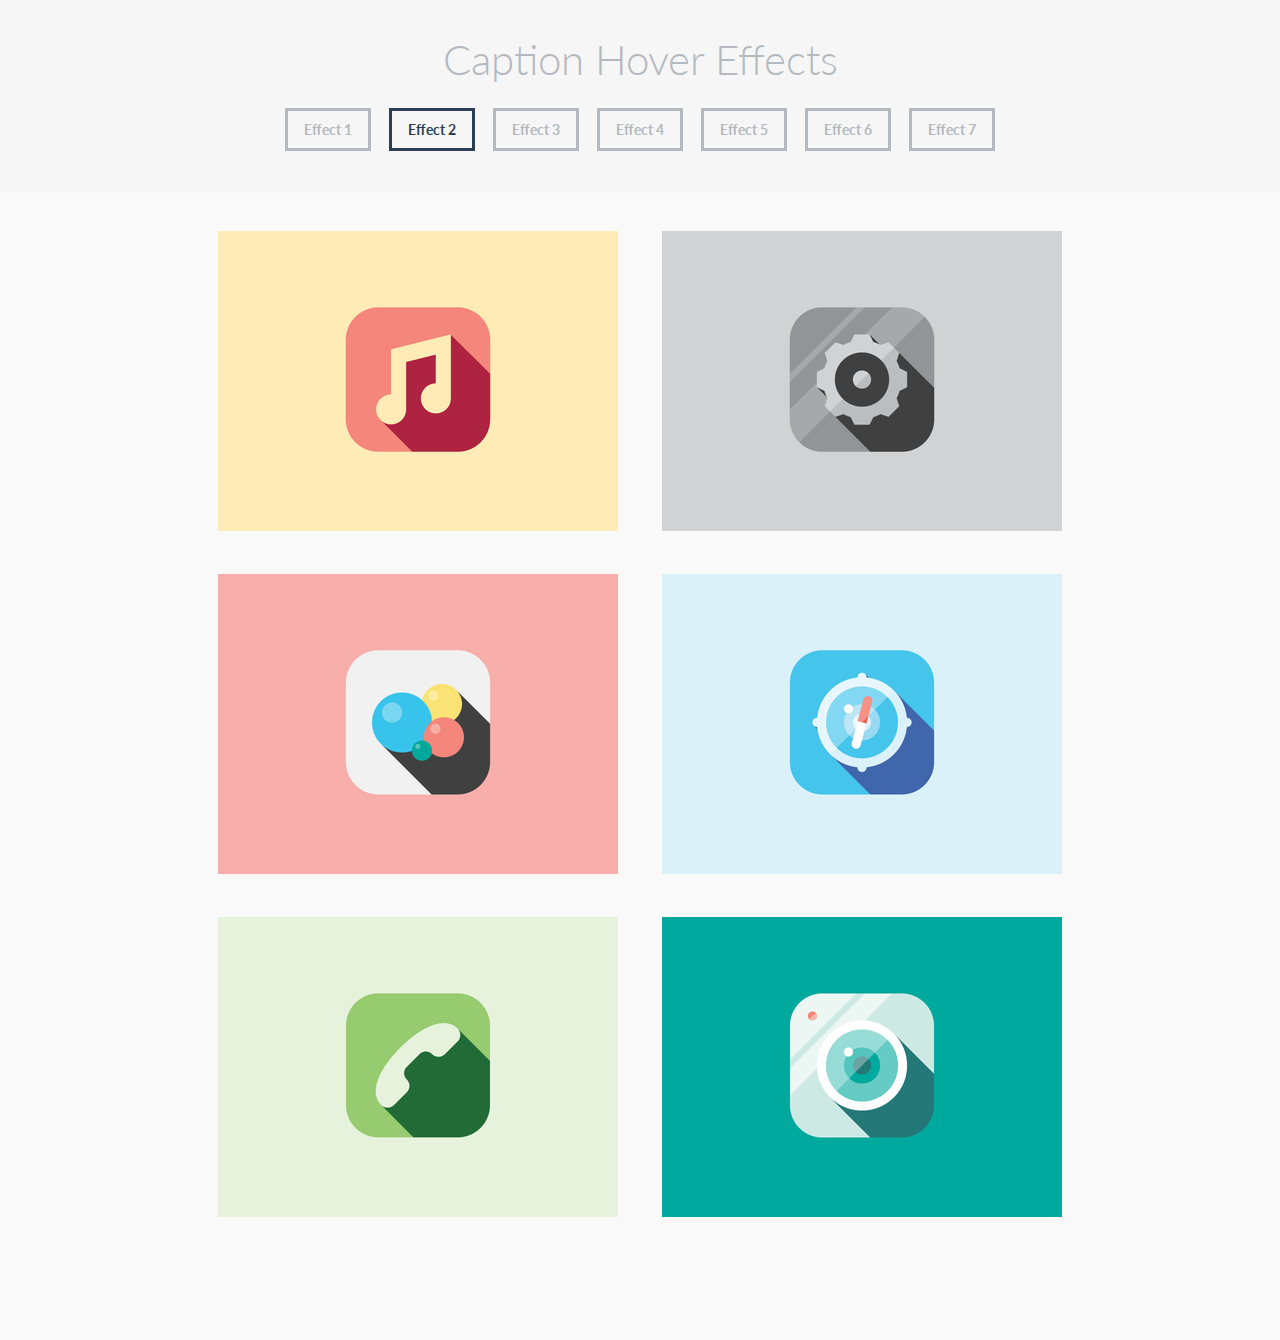
<file: CaptionHoverEffects/index2.html>
<!DOCTYPE html>
<html lang="en" class="no-js">
	<head>
		<meta charset="UTF-8" />
		<meta http-equiv="X-UA-Compatible" content="IE=edge,chrome=1"> 
		<meta name="viewport" content="width=device-width, initial-scale=1.0"> 
		<title>Caption Hover Effects - Demo 2</title>
		<meta name="description" content="" />
		<meta name="keywords" content="" />
		<meta name="author" content="Codrops" />
		<link rel="shortcut icon" href="../favicon.ico"> 
		<link rel="stylesheet" type="text/css" href="css/default.css" />
		<link rel="stylesheet" type="text/css" href="css/component.css" />
		<script src="js/modernizr.custom.js"></script>
	</head>
	<body>
		<div class="container demo-2">
			<!-- Top Navigation -->
			<header>
				<h1>Caption Hover Effects</h1>	
				<nav class="codrops-demos">
					<a href="index.html">Effect 1</a>
					<a class="current-demo" href="index2.html">Effect 2</a>
					<a href="index3.html">Effect 3</a>
					<a href="index4.html">Effect 4</a>
					<a href="index5.html">Effect 5</a>
					<a href="index6.html">Effect 6</a>
					<a href="index7.html">Effect 7</a>
				</nav>
			</header>
			<ul class="grid cs-style-2">
				<li>
					<figure>
						<img src="images/2.png" alt="img02">
						<figcaption>
							<h3>Music</h3>
							<span>Jacob Cummings</span>
							<a href="http://dribbble.com/shots/1115960-Music">Take a look</a>
						</figcaption>
					</figure>
				</li>
				<li>
					<figure>
						<img src="images/4.png" alt="img04">
						<figcaption>
							<h3>Settings</h3>
							<span>Jacob Cummings</span>
							<a href="http://dribbble.com/shots/1116685-Settings">Take a look</a>
						</figcaption>
					</figure>
				</li>
				<li>
					<figure>
						<img src="images/6.png" alt="img06">
						<figcaption>
							<h3>Game Center</h3>
							<span>Jacob Cummings</span>
							<a href="http://dribbble.com/shots/1118904-Game-Center">Take a look</a>
						</figcaption>
					</figure>
				</li>
				<li>
					<figure>
						<img src="images/5.png" alt="img05">
						<figcaption>
							<h3>Safari</h3>
							<span>Jacob Cummings</span>
							<a href="http://dribbble.com/shots/1116775-Safari">Take a look</a>
						</figcaption>
					</figure>
				</li>
				<li>
					<figure>
						<img src="images/3.png" alt="img03">
						<figcaption>
							<h3>Phone</h3>
							<span>Jacob Cummings</span>
							<a href="http://dribbble.com/shots/1117308-Phone">Take a look</a>
						</figcaption>
					</figure>
				</li>
				<li>
					<figure>
						<img src="images/1.png" alt="img01">
						<figcaption>
							<h3>Camera</h3>
							<span>Jacob Cummings</span>
							<a href="http://dribbble.com/shots/1115632-Camera">Take a look</a>
						</figcaption>
					</figure>
				</li>
			</ul>
		</div><!-- /container -->
		<script src="js/toucheffects.js"></script>
	</body>
</html>
</file>
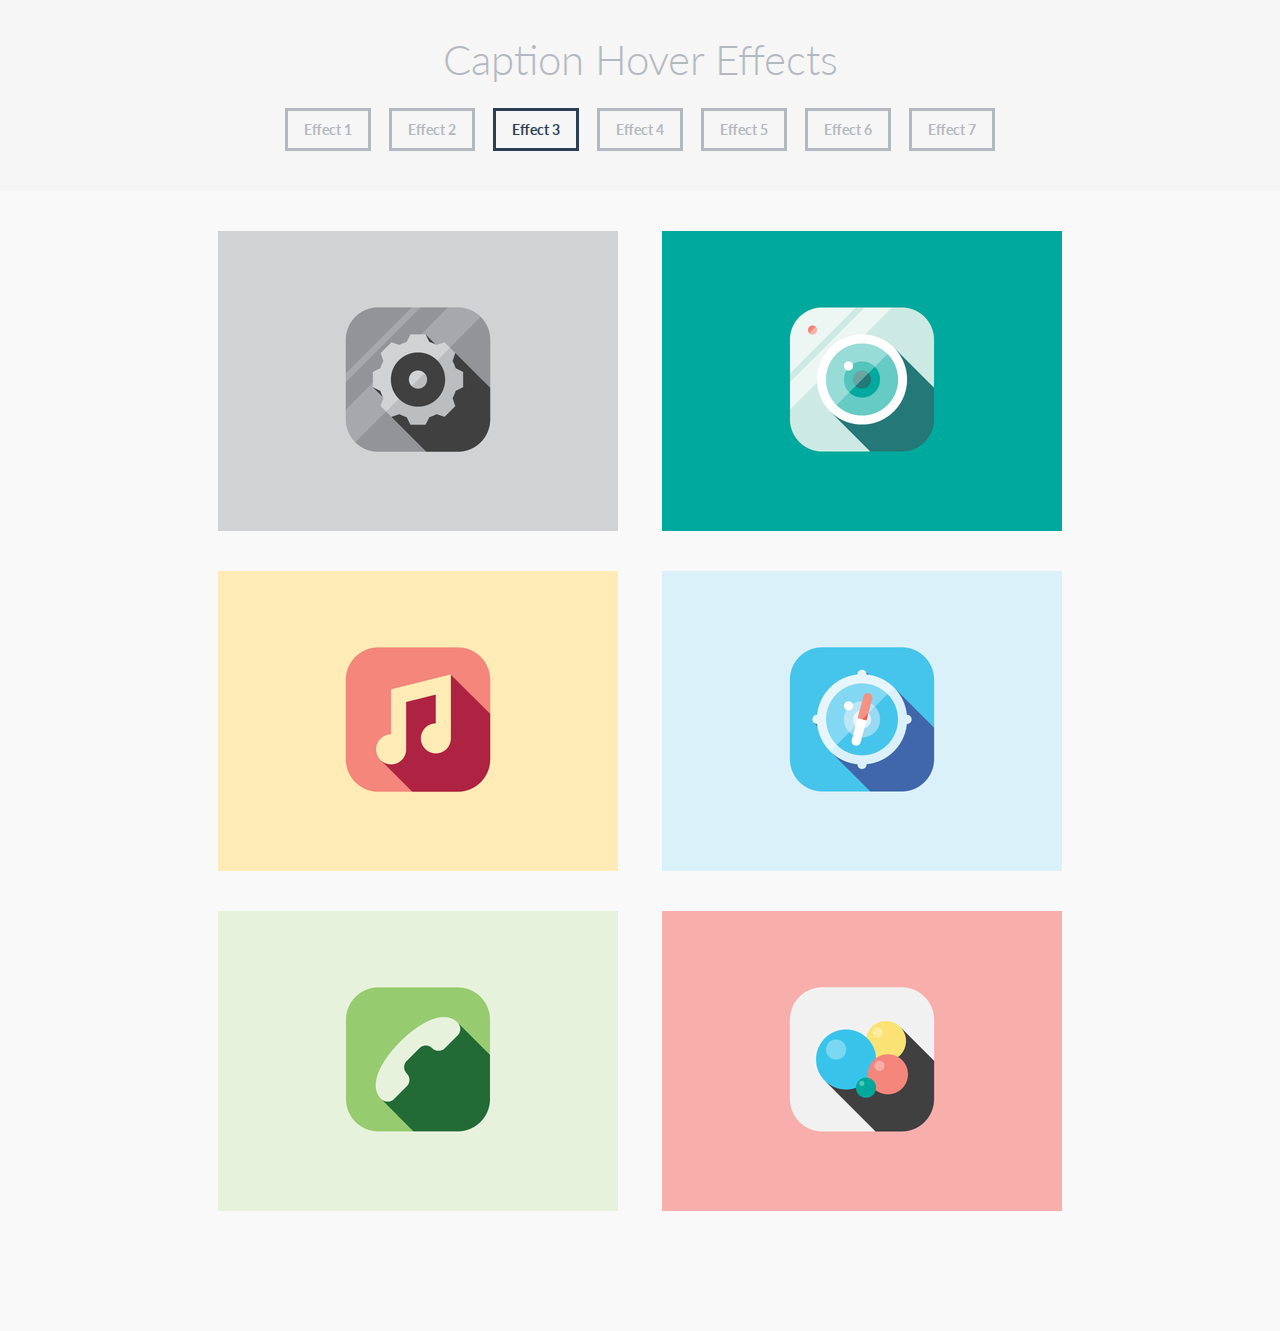
<file: CaptionHoverEffects/index3.html>
<!DOCTYPE html>
<html lang="en" class="no-js">
	<head>
		<meta charset="UTF-8" />
		<meta http-equiv="X-UA-Compatible" content="IE=edge,chrome=1"> 
		<meta name="viewport" content="width=device-width, initial-scale=1.0"> 
		<title>Caption Hover Effects - Demo 3</title>
		<meta name="description" content="" />
		<meta name="keywords" content="" />
		<meta name="author" content="Codrops" />
		<link rel="shortcut icon" href="../favicon.ico"> 
		<link rel="stylesheet" type="text/css" href="css/default.css" />
		<link rel="stylesheet" type="text/css" href="css/component.css" />
		<script src="js/modernizr.custom.js"></script>
	</head>
	<body>
		<div class="container demo-3">
			<!-- Top Navigation -->
			<header>
				<h1>Caption Hover Effects</h1>	
				<nav class="codrops-demos">
					<a href="index.html">Effect 1</a>
					<a href="index2.html">Effect 2</a>
					<a class="current-demo" href="index3.html">Effect 3</a>
					<a href="index4.html">Effect 4</a>
					<a href="index5.html">Effect 5</a>
					<a href="index6.html">Effect 6</a>
					<a href="index7.html">Effect 7</a>
				</nav>
			</header>
			<ul class="grid cs-style-3">
				<li>
					<figure>
						<img src="images/4.png" alt="img04">
						<figcaption>
							<h3>Settings</h3>
							<span>Jacob Cummings</span>
							<a href="http://dribbble.com/shots/1116685-Settings">Take a look</a>
						</figcaption>
					</figure>
				</li>
				<li>
					<figure>
						<img src="images/1.png" alt="img01">
						<figcaption>
							<h3>Camera</h3>
							<span>Jacob Cummings</span>
							<a href="http://dribbble.com/shots/1115632-Camera">Take a look</a>
						</figcaption>
					</figure>
				</li>
				<li>
					<figure>
						<img src="images/2.png" alt="img02">
						<figcaption>
							<h3>Music</h3>
							<span>Jacob Cummings</span>
							<a href="http://dribbble.com/shots/1115960-Music">Take a look</a>
						</figcaption>
					</figure>
				</li>
				<li>
					<figure>
						<img src="images/5.png" alt="img05">
						<figcaption>
							<h3>Safari</h3>
							<span>Jacob Cummings</span>
							<a href="http://dribbble.com/shots/1116775-Safari">Take a look</a>
						</figcaption>
					</figure>
				</li>
				<li>
					<figure>
						<img src="images/3.png" alt="img03">
						<figcaption>
							<h3>Phone</h3>
							<span>Jacob Cummings</span>
							<a href="http://dribbble.com/shots/1117308-Phone">Take a look</a>
						</figcaption>
					</figure>
				</li>
				<li>
					<figure>
						<img src="images/6.png" alt="img06">
						<figcaption>
							<h3>Game Center</h3>
							<span>Jacob Cummings</span>
							<a href="http://dribbble.com/shots/1118904-Game-Center">Take a look</a>
						</figcaption>
					</figure>
				</li>
			</ul>
		</div><!-- /container -->
		<script src="js/toucheffects.js"></script>
	</body>
</html>
</file>
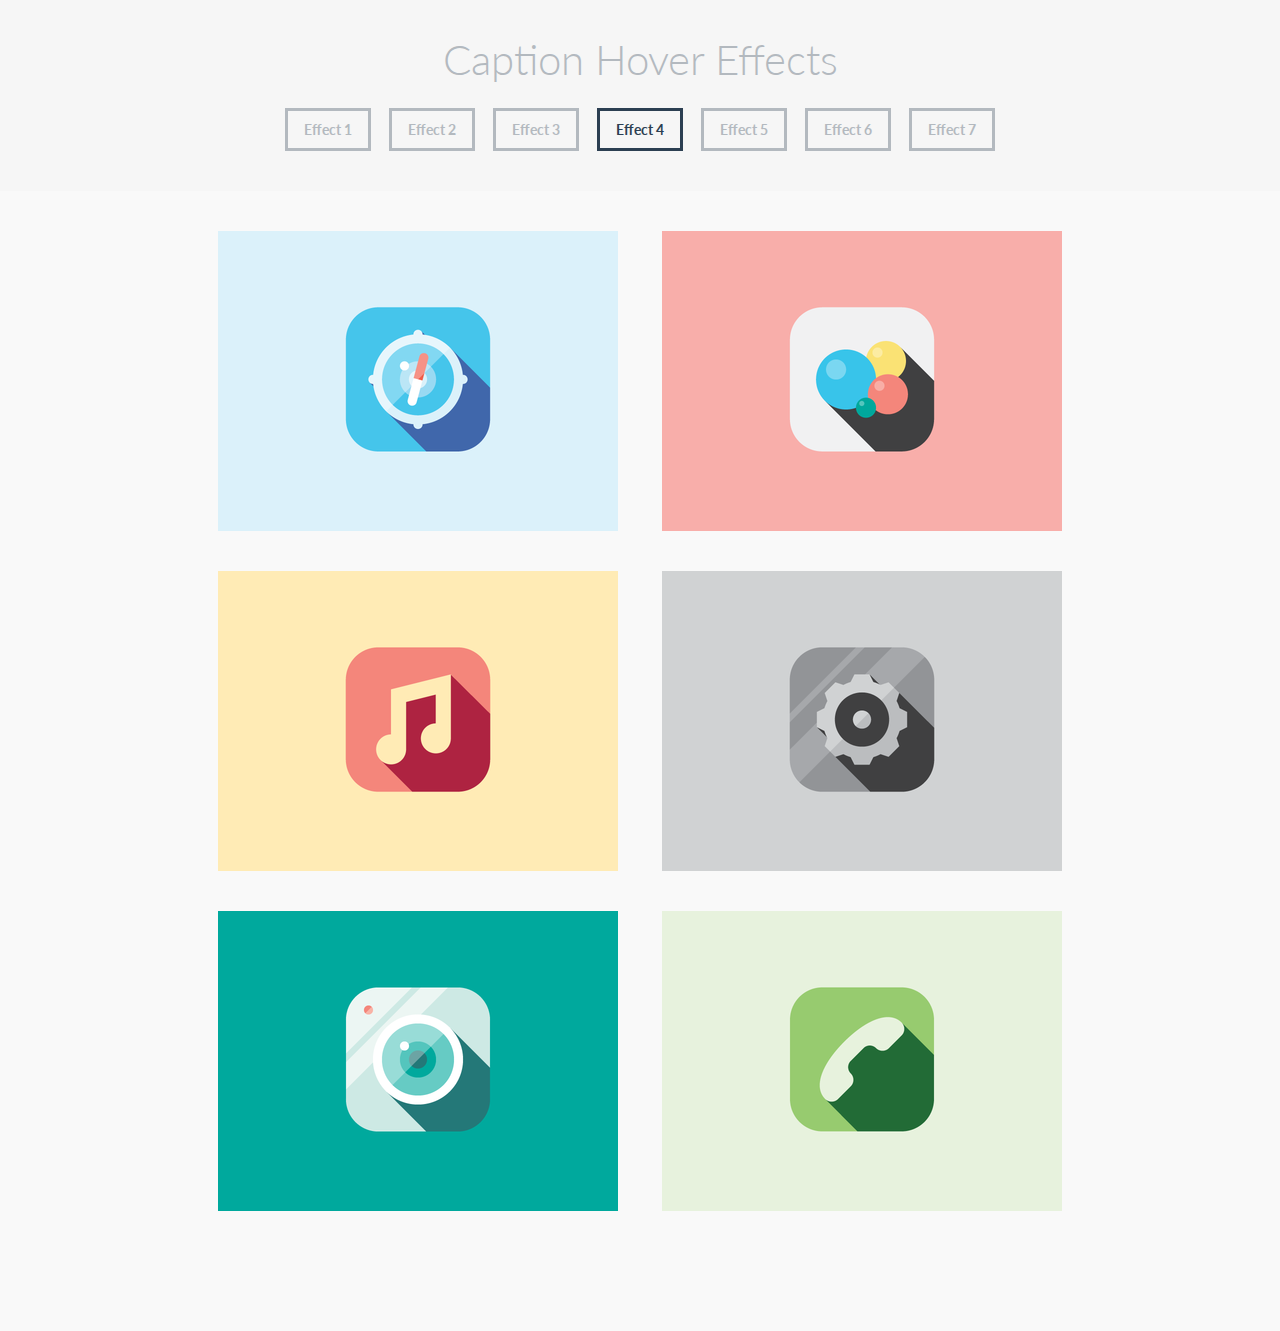
<file: CaptionHoverEffects/index4.html>
<!DOCTYPE html>
<html lang="en" class="no-js">
	<head>
		<meta charset="UTF-8" />
		<meta http-equiv="X-UA-Compatible" content="IE=edge,chrome=1"> 
		<meta name="viewport" content="width=device-width, initial-scale=1.0"> 
		<title>Caption Hover Effects - Demo 4</title>
		<meta name="description" content="" />
		<meta name="keywords" content="" />
		<meta name="author" content="Codrops" />
		<link rel="shortcut icon" href="../favicon.ico"> 
		<link rel="stylesheet" type="text/css" href="css/default.css" />
		<link rel="stylesheet" type="text/css" href="css/component.css" />
		<script src="js/modernizr.custom.js"></script>
	</head>
	<body>
		<div class="container demo-3">
			<!-- Top Navigation -->
			<header>
				<h1>Caption Hover Effects</h1>	
				<nav class="codrops-demos">
					<a href="index.html">Effect 1</a>
					<a href="index2.html">Effect 2</a>
					<a href="index3.html">Effect 3</a>
					<a class="current-demo" href="index4.html">Effect 4</a>
					<a href="index5.html">Effect 5</a>
					<a href="index6.html">Effect 6</a>
					<a href="index7.html">Effect 7</a>
				</nav>
			</header>
			<ul class="grid cs-style-4">
				<li>
					<figure>
						<div><img src="images/5.png" alt="img05"></div>
						<figcaption>
							<h3>Safari</h3>
							<span></span>
							<a href="http://dribbble.com/shots/1116775-Safari">Take a look</a>
						</figcaption>
					</figure>
				</li>
				<li>
					<figure>
						<div><img src="images/6.png" alt="img06"></div>
						<figcaption>
							<h3>Game Center</h3>
							<span>Jacob Cummings</span>
							<a href="http://dribbble.com/shots/1118904-Game-Center">Take a look</a>
						</figcaption>
					</figure>
				</li>
				<li>
					<figure>
						<div><img src="images/2.png" alt="img02"></div>
						<figcaption>
							<h3>Music</h3>
							<span>Jacob Cummings</span>
							<a href="http://dribbble.com/shots/1115960-Music">Take a look</a>
						</figcaption>
					</figure>
				</li>
				<li>
					<figure>
						<div><img src="images/4.png" alt="img04"></div>
						<figcaption>
							<h3>Settings</h3>
							<span>Jacob Cummings</span>
							<a href="http://dribbble.com/shots/1116685-Settings">Take a look</a>
						</figcaption>
					</figure>
				</li>
				<li>
					<figure>
						<div><img src="images/1.png" alt="img01"></div>
						<figcaption>
							<h3>Camera</h3>
							<span>Jacob Cummings</span>
							<a href="http://dribbble.com/shots/1115632-Camera">Take a look</a>
						</figcaption>
					</figure>
				</li>
				<li>
					<figure>
						<div><img src="images/3.png" alt="img03"></div>
						<figcaption>
							<h3>Phone</h3>
							<span>Jacob Cummings</span>
							<a href="http://dribbble.com/shots/1117308-Phone">Take a look</a>
						</figcaption>
					</figure>
				</li>
			</ul>
		</div><!-- /container -->
		<script src="js/toucheffects.js"></script>
	</body>
</html>
</file>
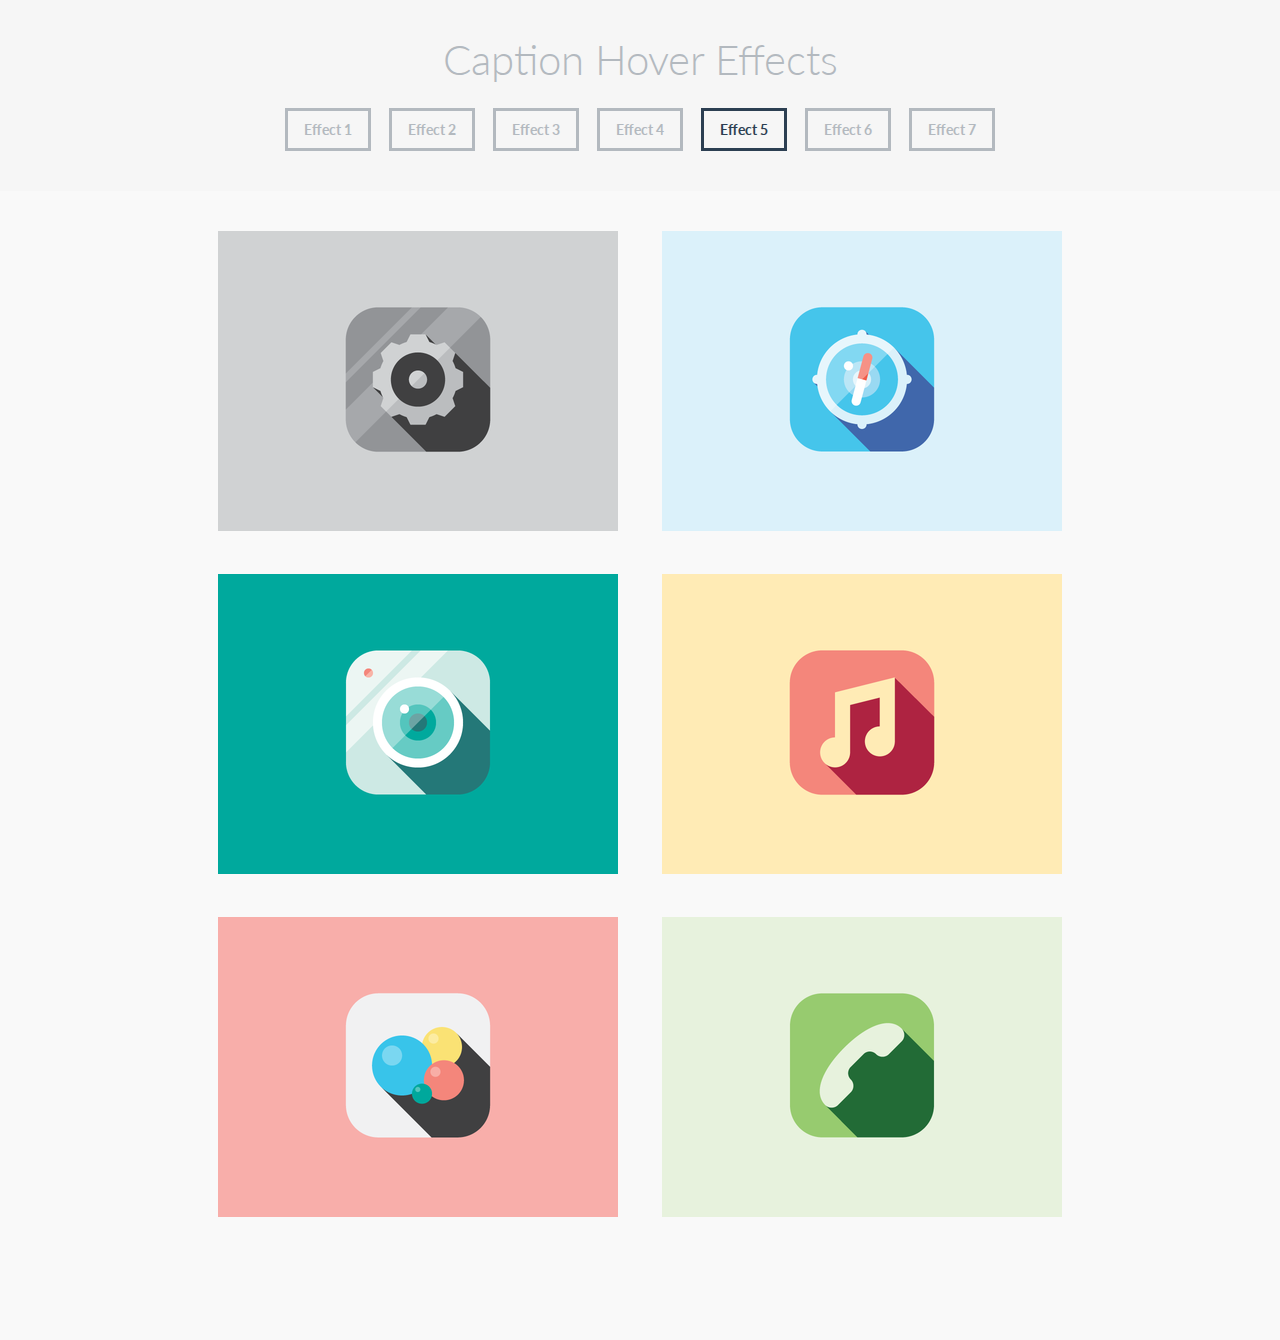
<file: CaptionHoverEffects/index5.html>
<!DOCTYPE html>
<html lang="en" class="no-js">
	<head>
		<meta charset="UTF-8" />
		<meta http-equiv="X-UA-Compatible" content="IE=edge,chrome=1"> 
		<meta name="viewport" content="width=device-width, initial-scale=1.0"> 
		<title>Caption Hover Effects - Demo 5</title>
		<meta name="description" content="" />
		<meta name="keywords" content="" />
		<meta name="author" content="Codrops" />
		<link rel="shortcut icon" href="../favicon.ico"> 
		<link rel="stylesheet" type="text/css" href="css/default.css" />
		<link rel="stylesheet" type="text/css" href="css/component.css" />
		<script src="js/modernizr.custom.js"></script>
	</head>
	<body>
		<div class="container demo-3">
			<!-- Top Navigation -->
			<header>
				<h1>Caption Hover Effects</h1>	
				<nav class="codrops-demos">
					<a href="index.html">Effect 1</a>
					<a href="index2.html">Effect 2</a>
					<a href="index3.html">Effect 3</a>
					<a href="index4.html">Effect 4</a>
					<a class="current-demo" href="index5.html">Effect 5</a>
					<a href="index6.html">Effect 6</a>
					<a href="index7.html">Effect 7</a>
				</nav>
			</header>
			<ul class="grid cs-style-5">
				<li>
					<figure>
						<img src="images/4.png" alt="img04">
						<figcaption>
							<h3>Settings</h3>
							<span>Jacob Cummings</span>
							<a href="http://dribbble.com/shots/1116685-Settings">Take a look</a>
						</figcaption>
					</figure>
				</li>
				<li>
					<figure>
						<img src="images/5.png" alt="img05">
						<figcaption>
							<h3>Safari</h3>
							<span>Jacob Cummings</span>
							<a href="http://dribbble.com/shots/1116775-Safari">Take a look</a>
						</figcaption>
					</figure>
				</li>
				<li>
					<figure>
						<img src="images/1.png" alt="img01">
						<figcaption>
							<h3>Camera</h3>
							<span>Jacob Cummings</span>
							<a href="http://dribbble.com/shots/1115632-Camera">Take a look</a>
						</figcaption>
					</figure>
				</li>
				<li>
					<figure>
						<img src="images/2.png" alt="img02">
						<figcaption>
							<h3>Music</h3>
							<span>Jacob Cummings</span>
							<a href="http://dribbble.com/shots/1115960-Music">Take a look</a>
						</figcaption>
					</figure>
				</li>
				<li>
					<figure>
						<img src="images/6.png" alt="img06">
						<figcaption>
							<h3>Game Center</h3>
							<span>Jacob Cummings</span>
							<a href="http://dribbble.com/shots/1118904-Game-Center">Take a look</a>
						</figcaption>
					</figure>
				</li>
				<li>
					<figure>
						<img src="images/3.png" alt="img03">
						<figcaption>
							<h3>Phone</h3>
							<span>Jacob Cummings</span>
							<a href="http://dribbble.com/shots/1117308-Phone">Take a look</a>
						</figcaption>
					</figure>
				</li>
			</ul>
		</div><!-- /container -->
		<script src="js/toucheffects.js"></script>
	</body>
</html>
</file>
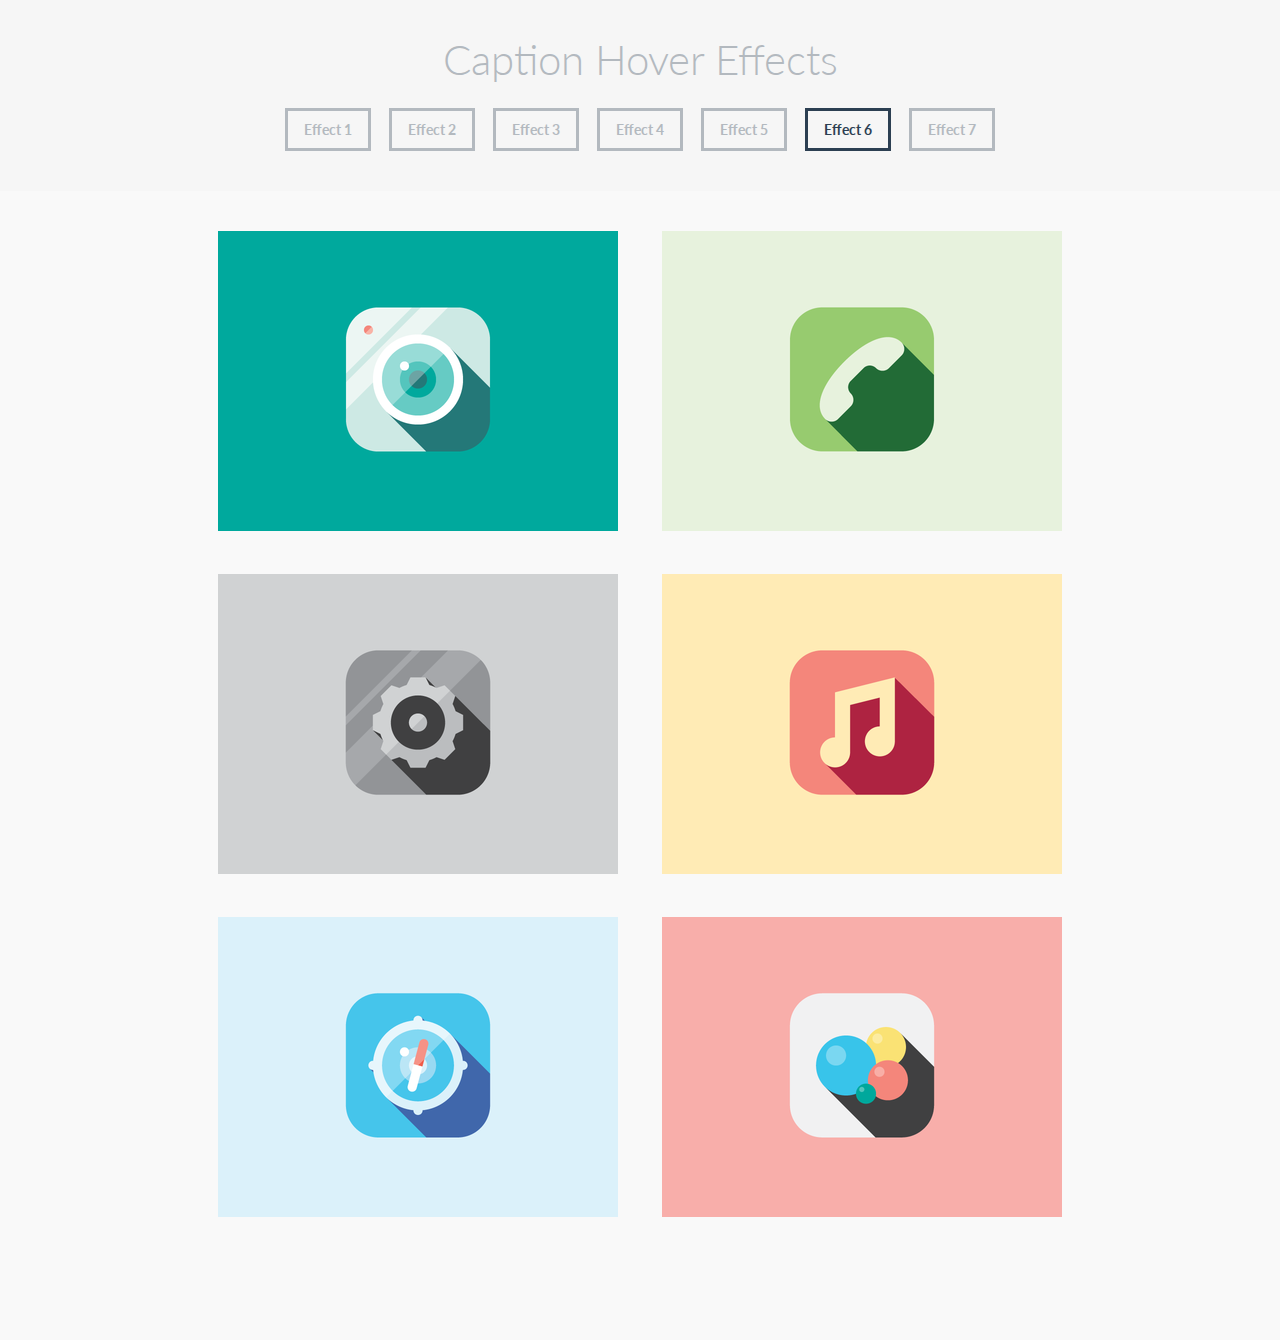
<file: CaptionHoverEffects/index6.html>
<!DOCTYPE html>
<html lang="en" class="no-js">
	<head>
		<meta charset="UTF-8" />
		<meta http-equiv="X-UA-Compatible" content="IE=edge,chrome=1"> 
		<meta name="viewport" content="width=device-width, initial-scale=1.0"> 
		<title>Caption Hover Effects - Demo 6</title>
		<meta name="description" content="" />
		<meta name="keywords" content="" />
		<meta name="author" content="Codrops" />
		<link rel="shortcut icon" href="../favicon.ico"> 
		<link rel="stylesheet" type="text/css" href="css/default.css" />
		<link rel="stylesheet" type="text/css" href="css/component.css" />
		<script src="js/modernizr.custom.js"></script>
	</head>
	<body>
		<div class="container demo-3">
			<!-- Top Navigation -->
			<header>
				<h1>Caption Hover Effects</h1>	
				<nav class="codrops-demos">
					<a href="index.html">Effect 1</a>
					<a href="index2.html">Effect 2</a>
					<a href="index3.html">Effect 3</a>
					<a href="index4.html">Effect 4</a>
					<a href="index5.html">Effect 5</a>
					<a class="current-demo" href="index6.html">Effect 6</a>
					<a href="index7.html">Effect 7</a>
				</nav>
			</header>
			<ul class="grid cs-style-6">
				<li>
					<figure>
						<img src="images/1.png" alt="img01">
						<figcaption>
							<h3>Camera</h3>
							<span>Jacob Cummings</span>
							<a href="http://dribbble.com/shots/1115632-Camera">Take a look</a>
						</figcaption>
					</figure>
				</li>
				<li>
					<figure>
						<img src="images/3.png" alt="img03">
						<figcaption>
							<h3>Phone</h3>
							<span>Jacob Cummings</span>
							<a href="http://dribbble.com/shots/1117308-Phone">Take a look</a>
						</figcaption>
					</figure>
				</li>
				<li>
					<figure>
						<img src="images/4.png" alt="img04">
						<figcaption>
							<h3>Settings</h3>
							<span>Jacob Cummings</span>
							<a href="http://dribbble.com/shots/1116685-Settings">Take a look</a>
						</figcaption>
					</figure>
				</li>
				<li>
					<figure>
						<img src="images/2.png" alt="img02">
						<figcaption>
							<h3>Music</h3>
							<span>Jacob Cummings</span>
							<a href="http://dribbble.com/shots/1115960-Music">Take a look</a>
						</figcaption>
					</figure>
				</li>
				<li>
					<figure>
						<img src="images/5.png" alt="img05">
						<figcaption>
							<h3>Safari</h3>
							<span>Jacob Cummings</span>
							<a href="http://dribbble.com/shots/1116775-Safari">Take a look</a>
						</figcaption>
					</figure>
				</li>
				<li>
					<figure>
						<img src="images/6.png" alt="img06">
						<figcaption>
							<h3>Game Center</h3>
							<span>Jacob Cummings</span>
							<a href="http://dribbble.com/shots/1118904-Game-Center">Take a look</a>
						</figcaption>
					</figure>
				</li>
			</ul>
		</div><!-- /container -->
		<script src="js/toucheffects.js"></script>
	</body>
</html>
</file>
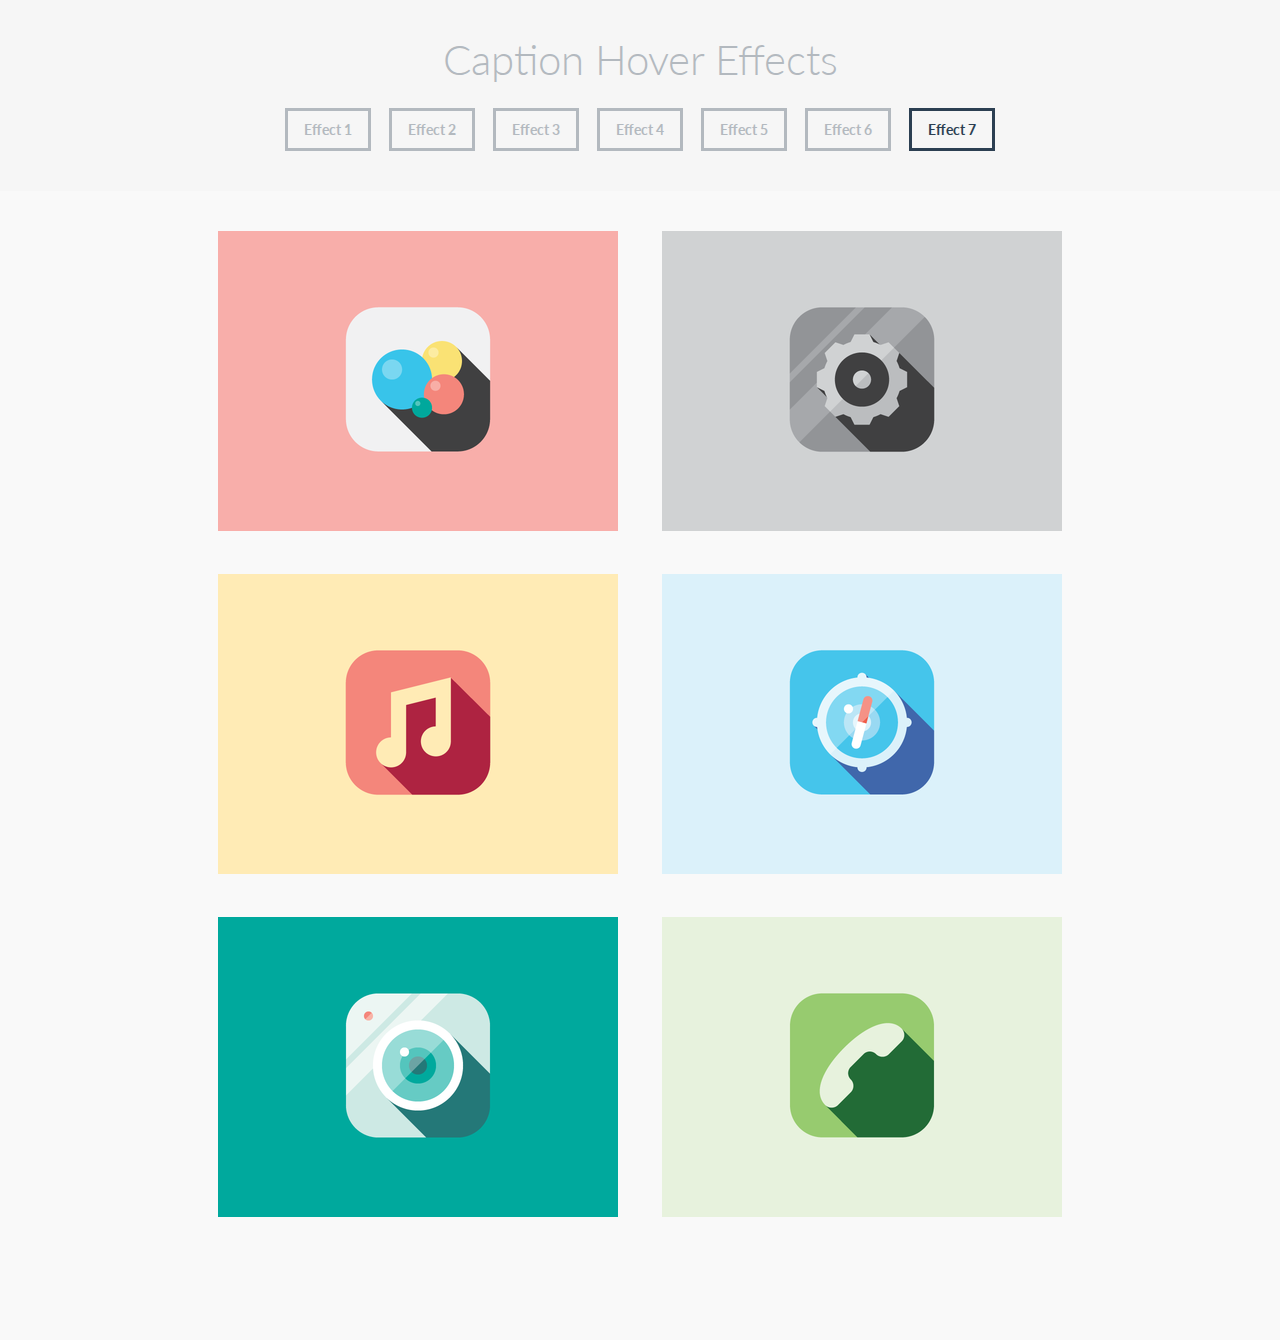
<file: CaptionHoverEffects/index7.html>
<!DOCTYPE html>
<html lang="en" class="no-js">
	<head>
		<meta charset="UTF-8" />
		<meta http-equiv="X-UA-Compatible" content="IE=edge,chrome=1"> 
		<meta name="viewport" content="width=device-width, initial-scale=1.0"> 
		<title>Caption Hover Effects - Demo 7</title>
		<meta name="description" content="" />
		<meta name="keywords" content="" />
		<meta name="author" content="Codrops" />
		<link rel="shortcut icon" href="../favicon.ico"> 
		<link rel="stylesheet" type="text/css" href="css/default.css" />
		<link rel="stylesheet" type="text/css" href="css/component.css" />
		<script src="js/modernizr.custom.js"></script>
	</head>
	<body>
		<div class="container demo-7">
			<!-- Top Navigation -->
			<header>
				<h1>Caption Hover Effects</h1>	
				<nav class="codrops-demos">
					<a href="index.html">Effect 1</a>
					<a href="index2.html">Effect 2</a>
					<a href="index3.html">Effect 3</a>
					<a href="index4.html">Effect 4</a>
					<a href="index5.html">Effect 5</a>
					<a href="index6.html">Effect 6</a>
					<a class="current-demo" href="index7.html">Effect 7</a>
				</nav>
			</header>
			<ul class="grid cs-style-7">
				<li>
					<figure>
						<img src="images/6.png" alt="img06">
						<figcaption>
							<h3>Game Center</h3>
							<span>Jacob Cummings</span>
							<a href="http://dribbble.com/shots/1118904-Game-Center">Take a look</a>
						</figcaption>
					</figure>
				</li>
				<li>
					<figure>
						<img src="images/4.png" alt="img04">
						<figcaption>
							<h3>Settings</h3>
							<span>Jacob Cummings</span>
							<a href="http://dribbble.com/shots/1116685-Settings">Take a look</a>
						</figcaption>
					</figure>
				</li>
				<li>
					<figure>
						<img src="images/2.png" alt="img02">
						<figcaption>
							<h3>Music</h3>
							<span>Jacob Cummings</span>
							<a href="http://dribbble.com/shots/1115960-Music">Take a look</a>
						</figcaption>
					</figure>
				</li>
				<li>
					<figure>
						<img src="images/5.png" alt="img05">
						<figcaption>
							<h3>Safari</h3>
							<span>Jacob Cummings</span>
							<a href="http://dribbble.com/shots/1116775-Safari">Take a look</a>
						</figcaption>
					</figure>
				</li>
				<li>
					<figure>
						<img src="images/1.png" alt="img01">
						<figcaption>
							<h3>Camera</h3>
							<span>Jacob Cummings</span>
							<a href="http://dribbble.com/shots/1115632-Camera">Take a look</a>
						</figcaption>
					</figure>
				</li>
				<li>
					<figure>
						<img src="images/3.png" alt="img03">
						<figcaption>
							<h3>Phone</h3>
							<span>Jacob Cummings</span>
							<a href="http://dribbble.com/shots/1117308-Phone">Take a look</a>
						</figcaption>
					</figure>
				</li>
			</ul>
		</div><!-- /container -->
		<script src="js/toucheffects.js"></script>
	</body>
</html>
</file>
<file: CaptionHoverEffects/css/default.css>
/* General Demo Style */
@import url(http://fonts.googleapis.com/css?family=Lato:300,400,700);

@font-face {
	font-family: 'codropsicons';
	src:url('../fonts/codropsicons/codropsicons.eot');
	src:url('../fonts/codropsicons/codropsicons.eot?#iefix') format('embedded-opentype'),
		url('../fonts/codropsicons/codropsicons.woff') format('woff'),
		url('../fonts/codropsicons/codropsicons.ttf') format('truetype'),
		url('../fonts/codropsicons/codropsicons.svg#codropsicons') format('svg');
	font-weight: normal;
	font-style: normal;
}

*, *:after, *:before { -webkit-box-sizing: border-box; -moz-box-sizing: border-box; box-sizing: border-box; }
body, html { font-size: 100%; padding: 0; margin: 0;}

/* Clearfix hack by Nicolas Gallagher: http://nicolasgallagher.com/micro-clearfix-hack/ */
.clearfix:before, .clearfix:after { content: " "; display: table; }
.clearfix:after { clear: both; }

body {
	font-family: 'Lato', Calibri, Arial, sans-serif;
	color: #b3b9bf;
	background: #f9f9f9;
}

a {
	color: #888;
	text-decoration: none;
}

a:hover,
a:active {
	color: #333;
}

/* Header Style */
.container > header {
	margin: 0 auto;
	padding: 2em;
	text-align: center;
	background: rgba(0,0,0,0.01);
}

.container > header h1 {
	font-size: 2.625em;
	line-height: 1.3;
	margin: 0;
	font-weight: 300;
}

/* To Navigation Style */
.codrops-top {
	background: #fff;
	background: rgba(255, 255, 255, 0.6);
	text-transform: uppercase;
	width: 100%;
	font-size: 0.69em;
	line-height: 2.2;
}

.codrops-top a {
	padding: 0 1em;
	letter-spacing: 0.1em;
	color: #888;
	display: inline-block;
}

.codrops-top a:hover {
	background: rgba(255,255,255,0.95);
	color: #333;
}

.codrops-top span.right {
	float: right;
}

.codrops-top span.right a {
	float: left;
	display: block;
}

.codrops-icon:before {
	font-family: 'codropsicons';
	margin: 0 4px;
	speak: none;
	font-style: normal;
	font-weight: normal;
	font-variant: normal;
	text-transform: none;
	line-height: 1;
	-webkit-font-smoothing: antialiased;
}

.codrops-icon-drop:before {
	content: "\e001";
}

.codrops-icon-prev:before {
	content: "\e004";
}

.codrops-icon-archive:before {
	content: "\e002";
}

.codrops-icon-next:before {
	content: "\e000";
}

.codrops-icon-about:before {
	content: "\e003";
}

/* Demo Buttons Style */
.codrops-demos {
	padding-top: 1em;
	font-size: 0.9em;
}

.codrops-demos a {
	display: inline-block;
	margin: 0.5em;
	padding: 0.7em 1.1em;
	border: 3px solid #b3b9bf;
	color: #b3b9bf;
	font-weight: 700;
}

.codrops-demos a:hover,
.codrops-demos a.current-demo,
.codrops-demos a.current-demo:hover {
	border-color: #2c3f52;
	color: #2c3f52;
}

@media screen and (max-width: 25em) {

	.codrops-icon span {
		display: none;
	}

}
.backIcon{
	position: relative;
	left:-500px;
	top:30px;
	font-size: 50px;
	z-index:20;

}
.backIcon i{
	color: darkmagenta;
}
.backIcon::after{
	content:"go back";
	font-size: 20px;
	position: relative;
	top:50px;
	left:-60px;

}
.backIcon i:hover{
	color:red;
}
</file>
<file: CaptionHoverEffects/css/component.css>
.grid {
	padding: 20px 20px 100px 20px;
	max-width: 1300px;
	margin: 0 auto;
	list-style: none;
	text-align: center;
}

.grid li {
	display: inline-block;
	width: 440px;
	margin: 0;
	padding: 20px;
	text-align: left;
	position: relative;
}

.grid figure {
	margin: 0;
	position: relative;
}

.grid figure img {
	max-width: 100%;
	display: block;
	position: relative;
}

.grid figcaption {
	position: absolute;
	top: 0;
	left: 0;
	padding: 20px;
	background: #2c3f52;
	color: #ed4e6e;
}

.grid figcaption h3 {
	margin: 0;
	padding: 0;
	color: #fff;
}

.grid figcaption span:before {
	content: 'by ';
}

.grid figcaption a {
	text-align: center;
	padding: 5px 10px;
	border-radius: 2px;
	display: inline-block;
	background: #ed4e6e;
	color: #fff;
}

/* Individual Caption Styles */

/* Caption Style 1 */
.cs-style-1 figcaption {
	height: 100%;
	width: 100%;
	opacity: 0;
	text-align: center;
	-webkit-backface-visibility: hidden;
	-moz-backface-visibility: hidden;
	backface-visibility: hidden;
	-webkit-transition: -webkit-transform 0.3s, opacity 0.3s;
	-moz-transition: -moz-transform 0.3s, opacity 0.3s;
	transition: transform 0.3s, opacity 0.3s;
}

.no-touch .cs-style-1 figure:hover figcaption,
.cs-style-1 figure.cs-hover figcaption {
	opacity: 1;
	-webkit-transform: translate(15px, 15px);
	-moz-transform: translate(15px, 15px);
	-ms-transform: translate(15px, 15px);
	transform: translate(15px, 15px);
}

.cs-style-1 figcaption h3 {
	margin-top: 70px;
}

.cs-style-1 figcaption span {
	display: block;
}

.cs-style-1 figcaption a {
	margin-top: 30px;
}

/* Caption Style 2 */
.cs-style-2 figure img {
	z-index: 10;
	-webkit-transition: -webkit-transform 0.4s;
	-moz-transition: -moz-transform 0.4s;
	transition: transform 0.4s;
}

.no-touch .cs-style-2 figure:hover img,
.cs-style-2 figure.cs-hover img {
	-webkit-transform: translateY(-90px);
	-moz-transform: translateY(-90px);
	-ms-transform: translateY(-90px);
	transform: translateY(-90px);
}

.cs-style-2 figcaption {
	height: 90px;
	width: 100%;
	top: auto;
	bottom: 0;
}

.cs-style-2 figcaption a {
	position: absolute;
	right: 20px;
	top: 30px;
}

/* Caption Style 3 */
.cs-style-3 figure {
	overflow: hidden;
}

.cs-style-3 figure img {
	-webkit-transition: -webkit-transform 0.4s;
	-moz-transition: -moz-transform 0.4s;
	transition: transform 0.4s;
}

.no-touch .cs-style-3 figure:hover img,
.cs-style-3 figure.cs-hover img {
	-webkit-transform: translateY(-50px);
	-moz-transform: translateY(-50px);
	-ms-transform: translateY(-50px);
	transform: translateY(-50px);
}

.cs-style-3 figcaption {
	height: 100px;
	width: 100%;
	top: auto;
	bottom: 0;
	opacity: 0;
	-webkit-transform: translateY(100%);
	-moz-transform: translateY(100%);
	-ms-transform: translateY(100%);
	transform: translateY(100%);
	-webkit-transition: -webkit-transform 0.4s, opacity 0.1s 0.3s;
	-moz-transition: -moz-transform 0.4s, opacity 0.1s 0.3s;
	transition: transform 0.4s, opacity 0.1s 0.3s;
}

.no-touch .cs-style-3 figure:hover figcaption,
.cs-style-3 figure.cs-hover figcaption {
	opacity: 1;
	-webkit-transform: translateY(0px);
	-moz-transform: translateY(0px);
	-ms-transform: translateY(0px);
	transform: translateY(0px);
	-webkit-transition: -webkit-transform 0.4s, opacity 0.1s;
	-moz-transition: -moz-transform 0.4s, opacity 0.1s;
	transition: transform 0.4s, opacity 0.1s;
}

.cs-style-3 figcaption a {
	position: absolute;
	bottom: 20px;
	right: 20px;
}

/* Caption Style 4 */
.cs-style-4 li {
	-webkit-perspective: 1700px;
	-moz-perspective: 1700px;
	perspective: 1700px;
	-webkit-perspective-origin: 0 50%;
	-moz-perspective-origin: 0 50%;
	perspective-origin: 0 50%;
}

.cs-style-4 figure {
	-webkit-transform-style: preserve-3d;
	-moz-transform-style: preserve-3d;
	transform-style: preserve-3d;
}

.cs-style-4 figure > div {
	overflow: hidden;
}

.cs-style-4 figure img {
	-webkit-transition: -webkit-transform 0.4s;
	-moz-transition: -moz-transform 0.4s;
	transition: transform 0.4s;
}

.no-touch .cs-style-4 figure:hover img,
.cs-style-4 figure.cs-hover img {
	-webkit-transform: translateX(25%);
	-moz-transform: translateX(25%);
	-ms-transform: translateX(25%);
	transform: translateX(25%);
}

.cs-style-4 figcaption {
	height: 100%;
	width: 50%;
	opacity: 0;
	-webkit-backface-visibility: hidden;
	-moz-backface-visibility: hidden;
	backface-visibility: hidden;
	-webkit-transform-origin: 0 0;
	-moz-transform-origin: 0 0;
	transform-origin: 0 0;
	-webkit-transform: rotateY(-90deg);
	-moz-transform: rotateY(-90deg);
	transform: rotateY(-90deg);
	-webkit-transition: -webkit-transform 0.4s, opacity 0.1s 0.3s;
	-moz-transition: -moz-transform 0.4s, opacity 0.1s 0.3s;
	transition: transform 0.4s, opacity 0.1s 0.3s;
}

.no-touch .cs-style-4 figure:hover figcaption,
.cs-style-4 figure.cs-hover figcaption {
	opacity: 1;
	-webkit-transform: rotateY(0deg);
	-moz-transform: rotateY(0deg);
	transform: rotateY(0deg);
	-webkit-transition: -webkit-transform 0.4s, opacity 0.1s;
	-moz-transition: -moz-transform 0.4s, opacity 0.1s;
	transition: transform 0.4s, opacity 0.1s;
}

.cs-style-4 figcaption a {
	position: absolute;
	bottom: 20px;
	right: 20px;
}

/* Caption Style 5 */
.cs-style-5 figure img {
	z-index: 10;
	-webkit-transition: -webkit-transform 0.4s;
	-moz-transition: -moz-transform 0.4s;
	transition: transform 0.4s;
}

.no-touch .cs-style-5 figure:hover img,
.cs-style-5 figure.cs-hover img {
	-webkit-transform: scale(0.4);
	-moz-transform: scale(0.4);
	-ms-transform: scale(0.4);
	transform: scale(0.4);
}

.cs-style-5 figcaption {
	height: 100%;
	width: 100%;
	opacity: 0;
	-webkit-transform: scale(0.7);
	-moz-transform: scale(0.7);
	-ms-transform: scale(0.7);
	transform: scale(0.7);
	-webkit-backface-visibility: hidden;
	-moz-backface-visibility: hidden;
	backface-visibility: hidden;
	-webkit-transition: -webkit-transform 0.4s, opacity 0.4s;
	-moz-transition: -moz-transform 0.4s, opacity 0.4s;
	transition: transform 0.4s, opacity 0.4s;
}

.no-touch .cs-style-5 figure:hover figcaption,
.cs-style-5 figure.cs-hover figcaption {
	-webkit-transform: scale(1);
	-moz-transform: scale(1);
	-ms-transform: scale(1);
	transform: scale(1);
	opacity: 1;
}

.cs-style-5 figure a {
	position: absolute;
	bottom: 20px;
	right: 20px;
}

/* Caption Style 6 */
.cs-style-6 figure img {
	z-index: 10;
	-webkit-transition: -webkit-transform 0.4s;
	-moz-transition: -moz-transform 0.4s;
	transition: transform 0.4s;
}

.no-touch .cs-style-6 figure:hover img,
.cs-style-6 figure.cs-hover img {
	-webkit-transform: translateY(-50px) scale(0.5);
	-moz-transform: translateY(-50px) scale(0.5);
	-ms-transform: translateY(-50px) scale(0.5);
	transform: translateY(-50px) scale(0.5);
}

.cs-style-6 figcaption {
	height: 100%;
	width: 100%;
}

.cs-style-6 figcaption h3 {
	margin-top: 60%;
}

.cs-style-6 figcaption a {
	position: absolute;
	bottom: 20px;
	right: 20px;
}

/* Caption Style 7 */
.cs-style-7 li:first-child { z-index: 6; }
.cs-style-7 li:nth-child(2) { z-index: 5; }
.cs-style-7 li:nth-child(3) { z-index: 4; }
.cs-style-7 li:nth-child(4) { z-index: 3; }
.cs-style-7 li:nth-child(5) { z-index: 2; }
.cs-style-7 li:nth-child(6) { z-index: 1; }

.cs-style-7 figure img {
	z-index: 10;
}

.cs-style-7 figcaption {
	height: 100%;
	width: 100%;
	opacity: 0;
	-webkit-backface-visibility: hidden;
	-moz-backface-visibility: hidden;
	backface-visibility: hidden;
	-webkit-transition: opacity 0.3s, height 0.3s, box-shadow 0.3s;
	-moz-transition: opacity 0.3s, height 0.3s, box-shadow 0.3s;
	transition: opacity 0.3s, height 0.3s, box-shadow 0.3s;
	box-shadow: 0 0 0 0px #2c3f52;
}

.no-touch .cs-style-7 figure:hover figcaption,
.cs-style-7 figure.cs-hover figcaption {
	opacity: 1;
	height: 130%;
	box-shadow: 0 0 0 10px #2c3f52;
}

.cs-style-7 figcaption h3 {
	margin-top: 86%;
}

.cs-style-7 figcaption h3,
.cs-style-7 figcaption span,
.cs-style-7 figcaption a {
	opacity: 0;
	-webkit-transition: opacity 0s;
	-moz-transition: opacity 0s;
	transition: opacity 0s;
}

.cs-style-7 figcaption a {
	position: absolute;
	bottom: 20px;
	right: 20px;
}

.no-touch .cs-style-7 figure:hover figcaption h3,
.no-touch .cs-style-7 figure:hover figcaption span,
.no-touch .cs-style-7 figure:hover figcaption a,
.cs-style-7 figure.cs-hover figcaption h3,
.cs-style-7 figure.cs-hover figcaption span,
.cs-style-7 figure.cs-hover figcaption a {
	-webkit-transition: opacity 0.3s 0.2s;
	-moz-transition: opacity 0.3s 0.2s;
	transition: opacity 0.3s 0.2s;
	opacity: 1;
}

@media screen and (max-width: 31.5em) {
	.grid {
		padding: 10px 10px 100px 10px;
	}
	.grid li {
		width: 100%;
		min-width: 300px;
	}
}
</file>
<file: IconEffects/css/default.css>
/* General Demo Style */
@import url(http://fonts.googleapis.com/css?family=Lato:300,400,700);

@font-face {
	font-family: 'codropsicons';
	src:url('../fonts/codropsicons/codropsicons.eot');
	src:url('../fonts/codropsicons/codropsicons.eot?#iefix') format('embedded-opentype'),
		url('../fonts/codropsicons/codropsicons.woff') format('woff'),
		url('../fonts/codropsicons/codropsicons.ttf') format('truetype'),
		url('../fonts/codropsicons/codropsicons.svg#codropsicons') format('svg');
	font-weight: normal;
	font-style: normal;
}

*, *:after, *:before { -webkit-box-sizing: border-box; -moz-box-sizing: border-box; box-sizing: border-box; }
body, html { font-size: 100%; padding: 0; margin: 0; height: 100%; }

/* Clearfix hack by Nicolas Gallagher: http://nicolasgallagher.com/micro-clearfix-hack/ */
.clearfix:before, .clearfix:after { content: " "; display: table; }
.clearfix:after { clear: both; }

body {
	font-family: 'Lato', Calibri, Arial, sans-serif;
	color: #aaa;
	background: #fff;
}

a {
	color: #ccc;
	text-decoration: none;
}

.no-touch a:hover,
.no-touch a:active {
	color: #333;
}

.container {
	height: 100%;
	position: relative;
}

.container > section {
	min-height: 100%;
	margin: 0 auto;
	padding: 20em 3em;
}

.touch .container > section {
	padding: 0;
	min-height: 0;
}

.container > header {
	margin: 0 auto;
	padding: 2em 1em 2em;
	position: fixed;
	top: 0;
	left: 0;
	width: 100%;
	text-align: center;
	background: #fff;
	z-index: 999999;
	-webkit-backface-visibility: hidden;
}

.touch .container > header {
	position: relative;
}

.container > header h1 {
	font-size: 2.625em;
	line-height: 1.3;
	margin: 0;
	font-weight: 300;
}

.container > header span {
	display: block;
	font-size: 60%;
	opacity: 0.6;
	padding: 0 0 0.6em 0.1em;
}

.container > section p {
	color: #fff;
	text-align: center;
	padding: 1em;
	margin: 0;
}

/* To Navigation Style */
.codrops-top {
	background: #fff;
	background: rgba(255, 255, 255, 0.6);
	text-transform: uppercase;
	width: 100%;
	font-size: 0.69em;
	line-height: 2.2;
	position: fixed;
	top: 0;
	left: 0;
	width: 100%;
	z-index: 9999999;
}

.codrops-top a {
	padding: 0 1em;
	letter-spacing: 0.1em;
	display: inline-block;
}

.codrops-top a:hover {
	background: rgba(255,255,255,0.95);
	color: #777;
}

.codrops-top span.right {
	float: right;
}

.codrops-top span.right a {
	float: left;
	display: block;
}

.codrops-icon:before {
	font-family: 'codropsicons';
	margin: 0 4px;
	speak: none;
	font-style: normal;
	font-weight: normal;
	font-variant: normal;
	text-transform: none;
	line-height: 1;
	-webkit-font-smoothing: antialiased;
}

.codrops-icon-drop:before {
	content: "\e001";
}

.codrops-icon-prev:before {
	content: "\e004";
}

.codrops-icon-archive:before {
	content: "\e002";
}

.codrops-icon-next:before {
	content: "\e000";
}

.codrops-icon-about:before {
	content: "\e003";
}

/* Demo Buttons Style */
.codrops-demos {
	padding-top: 1em;
	font-size: 0.9em;
}

.touch .codrops-demos {
	display: none;
}

.codrops-demos a {
	display: inline-block;
	margin: 0.5em;
	padding: 0.6em 1em;
	border: 3px solid #ddd;
	font-weight: 700;
}

.codrops-demos a:hover {
	opacity: 0.6;
}

.codrops-demos a.current-demo,
.codrops-demos a.current-demo:hover {
	border: 3px solid #aaa;
	opacity: 1;
	color: #aaa;
}

#set-1 {
	background: #41ab6b;
}

#set-2 {
	background: #eea303;
}

#set-3 {
	background: #f06060;
}

#set-4 {
	background: #0e83cd;
}

#set-5 {
	background: #702fa8;
}

#set-6 {
	background: #64bb5d;
}

#set-7 {
	background: #d54f30;
}

#set-8 {
	background: #3851bc;
}

#set-9 {
	background: #96a94b;
}

@media screen and (max-width: 800px) {

	.hi-icon {
		margin: 15px !important;
	}

	.container > section {
		padding: 20em 1em;
	}

}

@media screen and (max-width: 25em) {

	.codrops-icon span {
		display: none;
	}

}
.backIcon{
	position: relative;
	left:-500px;
	top:60px;
	font-size: 50px;
	z-index:100;

}
.backIcon i{
	color: darkmagenta;
}
.backIcon::after{
	content:"go back";
	font-size: 20px;
	position: relative;
	top:50px;
	left:-60px;

}
.backIcon i:hover{
	color:red;
}
</file>
<file: IconEffects/css/component.css>
@font-face {
	font-family: 'ecoicon';
	src:url('../fonts/ecoicons/ecoicon.eot');
	src:url('../fonts/ecoicons/ecoicon.eot?#iefix') format('embedded-opentype'),
		url('../fonts/ecoicons/ecoicon.woff') format('woff'),
		url('../fonts/ecoicons/ecoicon.ttf') format('truetype'),
		url('../fonts/ecoicons/ecoicon.svg#ecoicon') format('svg');
	font-weight: normal;
	font-style: normal;
}

.hi-icon-wrap {
	text-align: center;
	margin: 0 auto;
	padding: 2em 0 3em;
}

.hi-icon {
	display: inline-block;
	font-size: 0px;
	cursor: pointer;
	margin: 15px 30px;
	width: 90px;
	height: 90px;
	border-radius: 50%;
	text-align: center;
	position: relative;
	z-index: 1;
	color: #fff;
}

.hi-icon:after {
	pointer-events: none;
	position: absolute;
	width: 100%;
	height: 100%;
	border-radius: 50%;
	content: '';
	-webkit-box-sizing: content-box; 
	-moz-box-sizing: content-box; 
	box-sizing: content-box;
}

.hi-icon:before {
	font-family: 'ecoicon';
	speak: none;
	font-size: 48px;
	line-height: 90px;
	font-style: normal;
	font-weight: normal;
	font-variant: normal;
	text-transform: none;
	display: block;
	-webkit-font-smoothing: antialiased;
}

.hi-icon-mobile:before {
	content: "\e009";
}

.hi-icon-screen:before {
	content: "\e00a";
}

.hi-icon-earth:before {
	content: "\e002";
}

.hi-icon-support:before {
	content: "\e000";
}

.hi-icon-locked:before {
	content: "\e001";
}

.hi-icon-cog:before {
	content: "\e003";
}

.hi-icon-clock:before {
	content: "\e004";
}

.hi-icon-videos:before {
	content: "\e005";
}

.hi-icon-list:before {
	content: "\e006";
}

.hi-icon-refresh:before {
	content: "\e007";
}

.hi-icon-images:before {
	content: "\e008";
}

.hi-icon-pencil:before {
	content: "\e00b";
}

.hi-icon-link:before {
	content: "\e00c";
}

.hi-icon-mail:before {
	content: "\e00d";
}

.hi-icon-location:before {
	content: "\e00e";
}

.hi-icon-archive:before {
	content: "\e00f";
}

.hi-icon-chat:before {
	content: "\e010";
}

.hi-icon-bookmark:before {
	content: "\e011";
}

.hi-icon-user:before {
	content: "\e012";
}

.hi-icon-contract:before {
	content: "\e013";
}

.hi-icon-star:before {
	content: "\e014";
}

/* Effect 1 */
.hi-icon-effect-1 .hi-icon {
	background: rgba(255,255,255,0.1);
	-webkit-transition: background 0.2s, color 0.2s;
	-moz-transition: background 0.2s, color 0.2s;
	transition: background 0.2s, color 0.2s;
}

.hi-icon-effect-1 .hi-icon:after {
	top: -7px;
	left: -7px;
	padding: 7px;
	box-shadow: 0 0 0 4px #fff;
	-webkit-transition: -webkit-transform 0.2s, opacity 0.2s;
	-webkit-transform: scale(.8);
	-moz-transition: -moz-transform 0.2s, opacity 0.2s;
	-moz-transform: scale(.8);
	-ms-transform: scale(.8);
	transition: transform 0.2s, opacity 0.2s;
	transform: scale(.8);
	opacity: 0;
}

/* Effect 1a */
.hi-icon-effect-1a .hi-icon:hover {
	background: rgba(255,255,255,1);
	color: #41ab6b;
}

.hi-icon-effect-1a .hi-icon:hover:after {
	-webkit-transform: scale(1);
	-moz-transform: scale(1);
	-ms-transform: scale(1);
	transform: scale(1);
	opacity: 1;
}

/* Effect 1b */
.hi-icon-effect-1b .hi-icon:hover {
	background: rgba(255,255,255,1);
	color: #41ab6b;
}

.hi-icon-effect-1b .hi-icon:after {
	-webkit-transform: scale(1.2);
	-moz-transform: scale(1.2);
	-ms-transform: scale(1.2);
	transform: scale(1.2);
}

.hi-icon-effect-1b .hi-icon:hover:after {
	-webkit-transform: scale(1);
	-moz-transform: scale(1);
	-ms-transform: scale(1);
	transform: scale(1);
	opacity: 1;
}

/* Effect 2 */
.hi-icon-effect-2 .hi-icon {
	color: #eea303;
	box-shadow: 0 0 0 3px #fff;
	-webkit-transition: color 0.3s;
	-moz-transition: color 0.3s;
	transition: color 0.3s;
}

.hi-icon-effect-2 .hi-icon:after {
	top: -2px;
	left: -2px;
	padding: 2px;
	z-index: -1;
	background: #fff;
	-webkit-transition: -webkit-transform 0.2s, opacity 0.2s;
	-moz-transition: -moz-transform 0.2s, opacity 0.2s;
	transition: transform 0.2s, opacity 0.2s;
}

/* Effect 2a */
.hi-icon-effect-2a .hi-icon:hover {
	color: #eea303;
}

.hi-icon-effect-2a .hi-icon:hover:after {
	-webkit-transform: scale(0.85);
	-moz-transform: scale(0.85);
	-ms-transform: scale(0.85);
	transform: scale(0.85);
}

/* Effect 2b */
.hi-icon-effect-2b .hi-icon:hover:after {
	-webkit-transform: scale(0);
	-moz-transform: scale(0);
	-ms-transform: scale(0);
	transform: scale(0);
	opacity: 0;
	-webkit-transition: -webkit-transform 0.4s, opacity 0.2s;
	-moz-transition: -moz-transform 0.4s, opacity 0.2s;
	transition: transform 0.4s, opacity 0.2s;
}

.hi-icon-effect-2b .hi-icon:hover {
	color: #fff;
}

/* Effect 3 */
.hi-icon-effect-3 .hi-icon {
	box-shadow: 0 0 0 4px #fff;
	-webkit-transition: color 0.3s;
	-moz-transition: color 0.3s;
	transition: color 0.3s;
}

.hi-icon-effect-3 .hi-icon:after {
	top: -2px;
	left: -2px;
	padding: 2px;
	z-index: -1;
	background: #fff;
	-webkit-transition: -webkit-transform 0.2s, opacity 0.3s;
	-moz-transition: -moz-transform 0.2s, opacity 0.3s;
	transition: transform 0.2s, opacity 0.3s;
}

/* Effect 3a */
.hi-icon-effect-3a .hi-icon {
	color: #f06060;
}

.hi-icon-effect-3a .hi-icon:hover {
	color: #fff;
}

.hi-icon-effect-3a .hi-icon:hover:after {
	-webkit-transform: scale(1.3);
	-moz-transform: scale(1.3);
	-ms-transform: scale(1.3);
	transform: scale(1.3);
	opacity: 0;
}

/* Effect 3b */
.hi-icon-effect-3b .hi-icon {
	color: #fff;
}

.hi-icon-effect-3b .hi-icon:hover {
	color: #f06060;
}

.hi-icon-effect-3b .hi-icon:after {
	-webkit-transform: scale(1.3);
	-moz-transform: scale(1.3);
	-ms-transform: scale(1.3);
	transform: scale(1.3);
	opacity: 0;
}

.hi-icon-effect-3b .hi-icon:hover:after {
	-webkit-transform: scale(1);
	-moz-transform: scale(1);
	-ms-transform: scale(1);
	transform: scale(1);
	opacity: 1;
}

/* Effect 4 */
.hi-icon-effect-4 .hi-icon {
	width: 92px;
	height: 92px;
	box-shadow: 0 0 0 4px rgba(255,255,255,1);	
}

.hi-icon-effect-4a .hi-icon {
	-webkit-transition: box-shadow 0.2s;
	-moz-transition: box-shadow 0.2s;
	transition: box-shadow 0.2s;
}

.hi-icon-effect-4 .hi-icon:before {
	line-height: 92px;
}

.hi-icon-effect-4 .hi-icon:after {
	top: -4px;
	left: -4px;
	padding: 0;
	z-index: 10;
	border: 4px dashed #fff;
}

.hi-icon-effect-4 .hi-icon:hover {
	box-shadow: 0 0 0 0 rgba(255,255,255,0);
	color: #fff;
}

/* Effect 4b */
.hi-icon-effect-4b .hi-icon:hover {
	-webkit-transition: box-shadow 0.2s;
	-moz-transition: box-shadow 0.2s;
	transition: box-shadow 0.2s;
}

.hi-icon-effect-4b .hi-icon:hover:after {
	-webkit-animation: spinAround 9s linear infinite;
	-moz-animation: spinAround 9s linear infinite;
	animation: spinAround 9s linear infinite;
}

@-webkit-keyframes spinAround {
	from {
		-webkit-transform: rotate(0deg)
	}
	to {
		-webkit-transform: rotate(360deg);
	}
}
@-moz-keyframes spinAround {
	from {
		-moz-transform: rotate(0deg)
	}
	to {
		-moz-transform: rotate(360deg);
	}
}
@keyframes spinAround {
	from {
		transform: rotate(0deg)
	}
	to {
		transform: rotate(360deg);
	}
}

/* Effect 5 */
.hi-icon-effect-5 .hi-icon {
	box-shadow: 0 0 0 4px rgba(255,255,255,1);
	overflow: hidden;
	-webkit-transition: background 0.3s, color 0.3s, box-shadow 0.3s;
	-moz-transition: background 0.3s, color 0.3s, box-shadow 0.3s;
	transition: background 0.3s, color 0.3s, box-shadow 0.3s;
}

.hi-icon-effect-5 .hi-icon:after {
	display: none;
}

.hi-icon-effect-5 .hi-icon:hover {
	background: rgba(255,255,255,1);
	color: #702fa8;
	box-shadow: 0 0 0 8px rgba(255,255,255,0.3);
}

.hi-icon-effect-5a .hi-icon:hover:before {
	-webkit-animation: toRightFromLeft 0.3s forwards;
	-moz-animation: toRightFromLeft 0.3s forwards;
	animation: toRightFromLeft 0.3s forwards;
}

@-webkit-keyframes toRightFromLeft {
	49% {
		-webkit-transform: translate(100%);
	}
	50% {
		opacity: 0;
		-webkit-transform: translate(-100%);
	}
	51% {
		opacity: 1;
	}
}
@-moz-keyframes toRightFromLeft {
	49% {
		-moz-transform: translate(100%);
	}
	50% {
		opacity: 0;
		-moz-transform: translate(-100%);
	}
	51% {
		opacity: 1;
	}
}
@keyframes toRightFromLeft {
	49% {
		transform: translate(100%);
	}
	50% {
		opacity: 0;
		transform: translate(-100%);
	}
	51% {
		opacity: 1;
	}
}

.hi-icon-effect-5b .hi-icon:hover:before {
	-webkit-animation: toLeftFromRight 0.3s forwards;
	-moz-animation: toLeftFromRight 0.3s forwards;
	animation: toLeftFromRight 0.3s forwards;
}

@-webkit-keyframes toLeftFromRight {
	49% {
		-webkit-transform: translate(-100%);
	}
	50% {
		opacity: 0;
		-webkit-transform: translate(100%);
	}
	51% {
		opacity: 1;
	}
}
@-moz-keyframes toLeftFromRight {
	49% {
		-moz-transform: translate(-100%);
	}
	50% {
		opacity: 0;
		-moz-transform: translate(100%);
	}
	51% {
		opacity: 1;
	}
}
@keyframes toLeftFromRight {
	49% {
		transform: translate(-100%);
	}
	50% {
		opacity: 0;
		transform: translate(100%);
	}
	51% {
		opacity: 1;
	}
}

.hi-icon-effect-5c .hi-icon:hover:before {
	-webkit-animation: toTopFromBottom 0.3s forwards;
	-moz-animation: toTopFromBottom 0.3s forwards;
	animation: toTopFromBottom 0.3s forwards;
}

@-webkit-keyframes toTopFromBottom {
	49% {
		-webkit-transform: translateY(-100%);
	}
	50% {
		opacity: 0;
		-webkit-transform: translateY(100%);
	}
	51% {
		opacity: 1;
	}
}
@-moz-keyframes toTopFromBottom {
	49% {
		-moz-transform: translateY(-100%);
	}
	50% {
		opacity: 0;
		-moz-transform: translateY(100%);
	}
	51% {
		opacity: 1;
	}
}
@keyframes toTopFromBottom {
	49% {
		transform: translateY(-100%);
	}
	50% {
		opacity: 0;
		transform: translateY(100%);
	}
	51% {
		opacity: 1;
	}
}

.hi-icon-effect-5d .hi-icon:hover:before {
	-webkit-animation: toBottomFromTop 0.3s forwards;
	-moz-animation: toBottomFromTop 0.3s forwards;
	animation: toBottomFromTop 0.3s forwards;
}

@-webkit-keyframes toBottomFromTop {
	49% {
		-webkit-transform: translateY(100%);
	}
	50% {
		opacity: 0;
		-webkit-transform: translateY(-100%);
	}
	51% {
		opacity: 1;
	}
}
@-moz-keyframes toBottomFromTop {
	49% {
		-moz-transform: translateY(100%);
	}
	50% {
		opacity: 0;
		-moz-transform: translateY(-100%);
	}
	51% {
		opacity: 1;
	}
}
@keyframes toBottomFromTop {
	49% {
		transform: translateY(100%);
	}
	50% {
		opacity: 0;
		transform: translateY(-100%);
	}
	51% {
		opacity: 1;
	}
}

/* Effect 6 */
.hi-icon-effect-6 .hi-icon {
	box-shadow: 0 0 0 4px rgba(255,255,255,1);
	-webkit-transition: background 0.2s, color 0.2s;
	-moz-transition: background 0.2s, color 0.2s;
	transition: background 0.2s, color 0.2s;
}

.hi-icon-effect-6 .hi-icon:hover {
	background: rgba(255,255,255,1);
	color: #64bb5d;
}

.hi-icon-effect-6 .hi-icon:hover:before {
	-webkit-animation: spinAround 2s linear infinite;
	-moz-animation: spinAround 2s linear infinite;
	animation: spinAround 2s linear infinite;
}

/* Effect 7 */
.hi-icon-effect-7 .hi-icon {
	box-shadow: 0 0 0 4px rgba(255,255,255,1);
	-webkit-transition: background 0.2s, color 0.2s;
	-moz-transition: background 0.2s, color 0.2s;
	transition: background 0.2s, color 0.2s;	
}

.hi-icon-effect-7 .hi-icon:hover {
	color: #fff;
}

.hi-icon-effect-7 .hi-icon:after {
	top: -8px;
	left: -8px;
	padding: 8px;
	z-index: -1;
	opacity: 0;
}

/* Effect 7a */
.hi-icon-effect-7a .hi-icon:after {
	box-shadow: 0 0 0 rgba(255,255,255,1);
	-webkit-transition: opacity 0.2s, box-shadow 0.2s;
	-moz-transition: opacity 0.2s, box-shadow 0.2s;
	transition: opacity 0.2s, box-shadow 0.2s;
}

.hi-icon-effect-7a .hi-icon:hover:after {
	opacity: 1;
	box-shadow: 3px 3px 0 rgba(255,255,255,1);
}

.hi-icon-effect-7a .hi-icon:before {
	-webkit-transform: scale(0.8);
	-moz-transform: scale(0.8);
	-ms-transform: scale(0.8);
	transform: scale(0.8);
	opacity: 0.7;
	-webkit-transition: -webkit-transform 0.2s, opacity 0.2s;
	-moz-transition: -moz-transform 0.2s, opacity 0.2s;
	transition: transform 0.2s, opacity 0.2s;
}

.hi-icon-effect-7a .hi-icon:hover:before {
	-webkit-transform: scale(1);
	-moz-transform: scale(1);
	-ms-transform: scale(1);
	transform: scale(1);
	opacity: 1;
}

/* Effect 7b */
.hi-icon-effect-7b .hi-icon:after {
	box-shadow: 3px 3px rgba(255,255,255,1);
	-webkit-transform: rotate(-90deg);
	-moz-transform: rotate(-90deg);
	-ms-transform: rotate(-90deg);
	transform: rotate(-90deg);
	-webkit-transition: opacity 0.2s, -webkit-transform 0.2s;
	-moz-transition: opacity 0.2s, -moz-transform 0.2s;
	transition: opacity 0.2s, transform 0.2s;
}

.hi-icon-effect-7b .hi-icon:hover:after {
	opacity: 1;
	-webkit-transform: rotate(0deg);
	-moz-transform: rotate(0deg);
	-ms-transform: rotate(0deg);
	transform: rotate(0deg);
}

.hi-icon-effect-7b .hi-icon:before {
	-webkit-transform: scale(0.8);
	-moz-transform: scale(0.8);
	-ms-transform: scale(0.8);
	transform: scale(0.8);
	opacity: 0.7;
	-webkit-transition: -webkit-transform 0.2s, opacity 0.2s;
	-moz-transition: -moz-transform 0.2s, opacity 0.2s;
	transition: transform 0.2s, opacity 0.2s;
}

.hi-icon-effect-7b .hi-icon:hover:before {
	-webkit-transform: scale(1);
	-moz-transform: scale(1);
	-ms-transform: scale(1);
	transform: scale(1);
	opacity: 1;
}

/* Effect 8 */
.hi-icon-effect-8 .hi-icon {
	background: rgba(255,255,255,0.1);
	-webkit-transition: -webkit-transform ease-out 0.1s, background 0.2s;
	-moz-transition: -moz-transform ease-out 0.1s, background 0.2s;
	transition: transform ease-out 0.1s, background 0.2s;
}

.hi-icon-effect-8 .hi-icon:after {
	top: 0;
	left: 0;
	padding: 0;
	z-index: -1;
	box-shadow: 0 0 0 2px rgba(255,255,255,0.1);
	opacity: 0;
	-webkit-transform: scale(0.9);
	-moz-transform: scale(0.9);
	-ms-transform: scale(0.9);
	transform: scale(0.9);
}

.hi-icon-effect-8 .hi-icon:hover {
	background: rgba(255,255,255,0.05);
	-webkit-transform: scale(0.93);
	-moz-transform: scale(0.93);
	-ms-transform: scale(0.93);
	transform: scale(0.93);
	color: #fff;
}

.hi-icon-effect-8 .hi-icon:hover:after {
	-webkit-animation: sonarEffect 1.3s ease-out 75ms;
	-moz-animation: sonarEffect 1.3s ease-out 75ms;
	animation: sonarEffect 1.3s ease-out 75ms;
}

@-webkit-keyframes sonarEffect {
	0% {
		opacity: 0.3;
	}
	40% {
		opacity: 0.5;
		box-shadow: 0 0 0 2px rgba(255,255,255,0.1), 0 0 10px 10px #3851bc, 0 0 0 10px rgba(255,255,255,0.5);
	}
	100% {
		box-shadow: 0 0 0 2px rgba(255,255,255,0.1), 0 0 10px 10px #3851bc, 0 0 0 10px rgba(255,255,255,0.5);
		-webkit-transform: scale(1.5);
		opacity: 0;
	}
}
@-moz-keyframes sonarEffect {
	0% {
		opacity: 0.3;
	}
	40% {
		opacity: 0.5;
		box-shadow: 0 0 0 2px rgba(255,255,255,0.1), 0 0 10px 10px #3851bc, 0 0 0 10px rgba(255,255,255,0.5);
	}
	100% {
		box-shadow: 0 0 0 2px rgba(255,255,255,0.1), 0 0 10px 10px #3851bc, 0 0 0 10px rgba(255,255,255,0.5);
		-moz-transform: scale(1.5);
		opacity: 0;
	}
}
@keyframes sonarEffect {
	0% {
		opacity: 0.3;
	}
	40% {
		opacity: 0.5;
		box-shadow: 0 0 0 2px rgba(255,255,255,0.1), 0 0 10px 10px #3851bc, 0 0 0 10px rgba(255,255,255,0.5);
	}
	100% {
		box-shadow: 0 0 0 2px rgba(255,255,255,0.1), 0 0 10px 10px #3851bc, 0 0 0 10px rgba(255,255,255,0.5);
		transform: scale(1.5);
		opacity: 0;
	}
}

/* Effect 9 */
.hi-icon-effect-9 .hi-icon {
	-webkit-transition: box-shadow 0.2s;
	-moz-transition: box-shadow 0.2s;
	transition: box-shadow 0.2s;
}

.hi-icon-effect-9 .hi-icon:after {
	top: 0;
	left: 0;
	padding: 0;
	box-shadow: 0 0 0 3px #fff;
	-webkit-transition: -webkit-transform 0.2s, opacity 0.2s;
	-moz-transition: -moz-transform 0.2s, opacity 0.2s;
	transition: transform 0.2s, opacity 0.2s;
}

/* Effect 9a */
.hi-icon-effect-9a .hi-icon:hover:after {
	-webkit-transform: scale(0.85);
	-moz-transform: scale(0.85);
	-ms-transform: scale(0.85);
	transform: scale(0.85);
	opacity: 0.5;
}

.hi-icon-effect-9a .hi-icon:hover {
	box-shadow: 0 0 0 10px rgba(255,255,255,1);
	color: #fff;
}

/* Effect 9b */
.hi-icon-effect-9b .hi-icon:hover:after {
	-webkit-transform: scale(0.85);
	-moz-transform: scale(0.85);
	-ms-transform: scale(0.85);
	transform: scale(0.85);
}

.hi-icon-effect-9b .hi-icon:hover {
	box-shadow: 0 0 0 10px rgba(255,255,255,0.4);
	color: #fff;
}
</file>
<file: LinkEffects/css/demo.css>
@import url(http://fonts.googleapis.com/css?family=Lato:300,400,700|Raleway:400,300,700);
@font-face {
	font-family: 'codropsicons';
	src:url('../fonts/custom.eot');
	src:url('../fonts/custom.eot?#iefix') format('embedded-opentype'),
		url('../fonts/custom.woff') format('woff'),
		url('../fonts/custom.ttf') format('truetype'),
		url('../fonts/custom.svg#codropsicons') format('svg');
	font-weight: normal;
	font-style: normal;
}

.container > header,
.codrops-top {
	font-family: 'Lato', Arial, sans-serif;
}

.container > header {
	margin: 0 auto;
	padding: 2em;
	text-align: center;
	color: #89867e;
}

.container > header h1 {
	font-size: 2.625em;
	line-height: 1.3;
	margin: 0;
	font-weight: 300;
}

.container > header span {
	display: block;
	font-size: 60%;
	color: #ceccc6;
	padding: 0 0 0.6em 0.1em;
}

/* To Navigation Style */
.codrops-top {
	background: #fff;
	background: rgba(255, 255, 255, 0.6);
	text-transform: uppercase;
	width: 100%;
	font-size: 0.69em;
	line-height: 2.2;
}

.codrops-top a {
	text-decoration: none;
	padding: 0 1em;
	letter-spacing: 0.1em;
	color: #888;
	display: inline-block;
}

.codrops-top a:hover {
	background: rgba(255,255,255,0.95);
	color: #716d62;
}

.codrops-top span.right {
	float: right;
}

.codrops-top span.right a {
	float: left;
	display: block;
}

.codrops-icon:before {
	font-family: 'codropsicons';
	margin: 0 4px;
	speak: none;
	font-style: normal;
	font-weight: normal;
	font-variant: normal;
	text-transform: none;
	line-height: 1;
	-webkit-font-smoothing: antialiased;
}

.codrops-icon-drop:before {
	content: "\e001";
}

.codrops-icon-prev:before {
	content: "\e004";
}

.container > section {
	margin: 0 auto;
	padding: 10em 3em;
	text-align: center;
}

.color-1 {
	background: #435a6b;
}

.color-2 {
	background: #f39c12;
}

.color-3 {
	background: #2ac56c;
}

.color-4 {
	background: #0e83cd;
}

.color-5 {
	background: #cd4436;
}

.color-6 {
	background: #f19f0f;
}

.color-7 {
	background: #3fa46a;
}

.color-8 {
	background: #ecf0f1;
}

.color-9 {
	background: #9e487f;
}

.color-10 {
	background: #16a085;
}

.color-11 {
	background: #aab7b7;
}

@media screen and (max-width: 25em) {

	.codrops-icon span {
		display: none;
	}

}
</file>
<file: LinkEffects/css/component.css>
*,
*:after,
*::before {
    -webkit-box-sizing: border-box;
    -moz-box-sizing: border-box;
    box-sizing: border-box;
}

body {
	font-family: 'Raleway', sans-serif;
}

nav a {
	position: relative;
	display: inline-block;
	margin: 15px 25px;
	outline: none;
	color: #fff;
	text-decoration: none;
	text-transform: uppercase;
	letter-spacing: 1px;
	font-weight: 400;
	text-shadow: 0 0 1px rgba(255,255,255,0.3);
	font-size: 1.35em;
}

nav a:hover,
nav a:focus {
	outline: none;
}

/* Effect 1: Brackets */
.cl-effect-1 a::before,
.cl-effect-1 a::after {
	display: inline-block;
	opacity: 0;
	-webkit-transition: -webkit-transform 0.3s, opacity 0.2s;
	-moz-transition: -moz-transform 0.3s, opacity 0.2s;
	transition: transform 0.3s, opacity 0.2s;
}

.cl-effect-1 a::before {
	margin-right: 10px;
	content: '[';
	-webkit-transform: translateX(20px);
	-moz-transform: translateX(20px);
	transform: translateX(20px);
}

.cl-effect-1 a::after {
	margin-left: 10px;
	content: ']';
	-webkit-transform: translateX(-20px);
	-moz-transform: translateX(-20px);
	transform: translateX(-20px);
}

.cl-effect-1 a:hover::before,
.cl-effect-1 a:hover::after,
.cl-effect-1 a:focus::before,
.cl-effect-1 a:focus::after {
	opacity: 1;
	-webkit-transform: translateX(0px);
	-moz-transform: translateX(0px);
	transform: translateX(0px);
}

/* Effect 2: 3D rolling links, idea from http://hakim.se/thoughts/rolling-links */
.cl-effect-2 a {
	line-height: 44px;
	-webkit-perspective: 1000px;
	-moz-perspective: 1000px;
	perspective: 1000px;
}

.cl-effect-2 a span {
	position: relative;
	display: inline-block;
	padding: 0 14px;
	background: #2195de;
	-webkit-transition: -webkit-transform 0.3s;
	-moz-transition: -moz-transform 0.3s;
	transition: transform 0.3s;
	-webkit-transform-origin: 50% 0;
	-moz-transform-origin: 50% 0;
	transform-origin: 50% 0;
	-webkit-transform-style: preserve-3d;
	-moz-transform-style: preserve-3d;
	transform-style: preserve-3d;
}

.csstransforms3d .cl-effect-2 a span::before {
	position: absolute;
	top: 100%;
	left: 0;
	width: 100%;
	height: 100%;
	background: #0965a0;
	content: attr(data-hover);
	-webkit-transition: background 0.3s;
	-moz-transition: background 0.3s;
	transition: background 0.3s;
	-webkit-transform: rotateX(-90deg);
	-moz-transform: rotateX(-90deg);
	transform: rotateX(-90deg);
	-webkit-transform-origin: 50% 0;
	-moz-transform-origin: 50% 0;
	transform-origin: 50% 0;
}

.cl-effect-2 a:hover span,
.cl-effect-2 a:focus span {
	-webkit-transform: rotateX(90deg) translateY(-22px);
	-moz-transform: rotateX(90deg) translateY(-22px);
	transform: rotateX(90deg) translateY(-22px);
}

.csstransforms3d .cl-effect-2 a:hover span::before,
.csstransforms3d .cl-effect-2 a:focus span::before {
	background: #28a2ee;	
}

/* Effect 3: bottom line slides/fades in */
.cl-effect-3 a {
	padding: 8px 0;
}

.cl-effect-3 a::after {
	position: absolute;
	top: 100%;
	left: 0;
	width: 100%;
	height: 4px;
	background: rgba(0,0,0,0.1);
	content: '';
	opacity: 0;
	-webkit-transition: opacity 0.3s, -webkit-transform 0.3s;
	-moz-transition: opacity 0.3s, -moz-transform 0.3s;
	transition: opacity 0.3s, transform 0.3s;
	-webkit-transform: translateY(10px);
	-moz-transform: translateY(10px);
	transform: translateY(10px);
}

.cl-effect-3 a:hover::after,
.cl-effect-3 a:focus::after {
	opacity: 1;
	-webkit-transform: translateY(0px);
	-moz-transform: translateY(0px);
	transform: translateY(0px);
}

/* Effect 4: bottom border enlarge */
.cl-effect-4 a {
	padding: 0 0 10px;
}

.cl-effect-4 a::after {
	position: absolute;
	top: 100%;
	left: 0;
	width: 100%;
	height: 1px;
	background: #fff;
	content: '';
	opacity: 0;
	-webkit-transition: height 0.3s, opacity 0.3s, -webkit-transform 0.3s;
	-moz-transition: height 0.3s, opacity 0.3s, -moz-transform 0.3s;
	transition: height 0.3s, opacity 0.3s, transform 0.3s;
	-webkit-transform: translateY(-10px);
	-moz-transform: translateY(-10px);
	transform: translateY(-10px);
}

.cl-effect-4 a:hover::after,
.cl-effect-4 a:focus::after {
	height: 5px;
	opacity: 1;
	-webkit-transform: translateY(0px);
	-moz-transform: translateY(0px);
	transform: translateY(0px);
}

/* Effect 5: same word slide in */
.cl-effect-5 a {
	overflow: hidden;
	padding: 0 4px;
	height: 1em;
}

.cl-effect-5 a span {
	position: relative;
	display: inline-block;
	-webkit-transition: -webkit-transform 0.3s;
	-moz-transition: -moz-transform 0.3s;
	transition: transform 0.3s;
}

.cl-effect-5 a span::before {
	position: absolute;
	top: 100%;
	content: attr(data-hover);
	font-weight: 700;
	-webkit-transform: translate3d(0,0,0);
	-moz-transform: translate3d(0,0,0);
	transform: translate3d(0,0,0);
}

.cl-effect-5 a:hover span,
.cl-effect-5 a:focus span {
	-webkit-transform: translateY(-100%);
	-moz-transform: translateY(-100%);
	transform: translateY(-100%);
}

/* Effect 5: same word slide in and border bottom */
.cl-effect-6 a {
	margin: 0 10px;
	padding: 10px 20px;
}

.cl-effect-6 a::before {
	position: absolute;
	top: 0;
	left: 0;
	width: 100%;
	height: 2px;
	background: #fff;
	content: '';
	-webkit-transition: top 0.3s;
	-moz-transition: top 0.3s;
	transition: top 0.3s;
}

.cl-effect-6 a::after {
	position: absolute;
	top: 0;
	left: 0;
	width: 2px;
	height: 2px;
	background: #fff;
	content: '';
	-webkit-transition: height 0.3s;
	-moz-transition: height 0.3s;
	transition: height 0.3s;
}

.cl-effect-6 a:hover::before {
	top: 100%;
	opacity: 1;
}

.cl-effect-6 a:hover::after {
	height: 100%;
} 

/* Effect 7: second border slides up */
.cl-effect-7 a {
	padding: 12px 10px 10px;
	color: #566473;
	text-shadow: none;
	font-weight: 700;
}

.cl-effect-7 a::before,
.cl-effect-7 a::after {
	position: absolute;
	top: 100%;
	left: 0;
	width: 100%;
	height: 3px;
	background: #566473;
	content: '';
	-webkit-transition: -webkit-transform 0.3s;
	-moz-transition: -moz-transform 0.3s;
	transition: transform 0.3s;
	-webkit-transform: scale(0.85);
	-moz-transform: scale(0.85);
	transform: scale(0.85);
}

.cl-effect-7 a::after {
	opacity: 0;
	-webkit-transition: top 0.3s, opacity 0.3s, -webkit-transform 0.3s;
	-moz-transition: top 0.3s, opacity 0.3s, -moz-transform 0.3s;
	transition: top 0.3s, opacity 0.3s, transform 0.3s;
}

.cl-effect-7 a:hover::before,
.cl-effect-7 a:hover::after,
.cl-effect-7 a:focus::before,
.cl-effect-7 a:focus::after {
	-webkit-transform: scale(1);
	-moz-transform: scale(1);
	transform: scale(1);
}

.cl-effect-7 a:hover::after,
.cl-effect-7 a:focus::after {
	top: 0%;
	opacity: 1;
}

/* Effect 8: border slight translate */
.cl-effect-8 a {
	padding: 10px 20px;
}

.cl-effect-8 a::before,
.cl-effect-8 a::after  {
	position: absolute;
	top: 0;
	left: 0;
	width: 100%;
	height: 100%;
	border: 3px solid #354856;
	content: '';
	-webkit-transition: -webkit-transform 0.3s, opacity 0.3s;
	-moz-transition: -moz-transform 0.3s, opacity 0.3s;
	transition: transform 0.3s, opacity 0.3s;
}

.cl-effect-8 a::after  {
	border-color: #fff;
	opacity: 0;
	-webkit-transform: translateY(-7px) translateX(6px);
	-moz-transform: translateY(-7px) translateX(6px);
	transform: translateY(-7px) translateX(6px);
}

.cl-effect-8 a:hover::before,
.cl-effect-8 a:focus::before {
	opacity: 0;
	-webkit-transform: translateY(5px) translateX(-5px);
	-moz-transform: translateY(5px) translateX(-5px);
	transform: translateY(5px) translateX(-5px);
}

.cl-effect-8 a:hover::after,
.cl-effect-8 a:focus::after  {
	opacity: 1;
	-webkit-transform: translateY(0px) translateX(0px);
	-moz-transform: translateY(0px) translateX(0px);
	transform: translateY(0px) translateX(0px);
}

/* Effect 9: second text and borders */
.cl-effect-9 a {
	margin: 0 20px;
	padding: 18px 20px;
}

.cl-effect-9 a::before,
.cl-effect-9 a::after {
	position: absolute;
	top: 0;
	left: 0;
	width: 100%;
	height: 1px;
	background: #fff;
	content: '';
	opacity: 0.2;
	-webkit-transition: opacity 0.3s, height 0.3s;
	-moz-transition: opacity 0.3s, height 0.3s;
	transition: opacity 0.3s, height 0.3s;
}

.cl-effect-9 a::after {
	top: 100%;
	opacity: 0;
	-webkit-transition: -webkit-transform 0.3s, opacity 0.3s;
	-moz-transition: -moz-transform 0.3s, opacity 0.3s;
	transition: transform 0.3s, opacity 0.3s;
	-webkit-transform: translateY(-10px);
	-moz-transform: translateY(-10px);
	transform: translateY(-10px);
}

.cl-effect-9 a span:first-child {
	z-index: 2;
	display: block;
	font-weight: 300;
}

.cl-effect-9 a span:last-child {
	z-index: 1;
	display: block;
	padding: 8px 0 0 0;
	color: rgba(0,0,0,0.4);
	text-shadow: none;
	text-transform: none;
	font-style: italic;
	font-size: 0.75em;
	font-family: Palatino, "Palatino Linotype", "Palatino LT STD", "Book Antiqua", Georgia, serif;
	opacity: 0;
	-webkit-transition: -webkit-transform 0.3s, opacity 0.3s;
	-moz-transition: -moz-transform 0.3s, opacity 0.3s;
	transition: transform 0.3s, opacity 0.3s;
	-webkit-transform: translateY(-100%);
	-moz-transform: translateY(-100%);
	transform: translateY(-100%);
}

.cl-effect-9 a:hover::before,
.cl-effect-9 a:focus::before {
	height: 6px;
}

.cl-effect-9 a:hover::before,
.cl-effect-9 a:hover::after,
.cl-effect-9 a:focus::before,
.cl-effect-9 a:focus::after {
	opacity: 1;
	-webkit-transform: translateY(0px);
	-moz-transform: translateY(0px);
	transform: translateY(0px);
}

.cl-effect-9 a:hover span:last-child,
.cl-effect-9 a:focus span:last-child {
	opacity: 1;
	-webkit-transform: translateY(0%);
	-moz-transform: translateY(0%);
	transform: translateY(0%);
}

/* Effect 10: reveal, push out */
.cl-effect-10  {
	position: relative;
	z-index: 1;
}

.cl-effect-10 a {
	overflow: hidden;
	margin: 0 15px;
}

.cl-effect-10 a span {
	display: block;
	padding: 10px 20px;
	background: #0f7c67;
	-webkit-transition: -webkit-transform 0.3s;
	-moz-transition: -moz-transform 0.3s;
	transition: transform 0.3s;
}

.cl-effect-10 a::before {
	position: absolute;
	top: 0;
	left: 0;
	z-index: -1;
	padding: 10px 20px;
	width: 100%;
	height: 100%;
	background: #fff;
	color: #0f7c67;
	content: attr(data-hover);
	transform:0.3s;
	-webkit-transition: -webkit-transform 0.3s;
	-moz-transition: -moz-transform 0.3s;
	transition: transform 0.3s;
	-webkit-transform:0.3s;
	-moz-transform:0.3s;
	-ms-transform:0.3s;
	-o-transform:0.3s;
}

.cl-effect-10 a:hover span,
.cl-effect-10 a:focus span {
	-webkit-transform: translateX(100%);
	-moz-transform: translateX(100%);
	transform: translateX(100%);
}

.cl-effect-10 a:hover::before,
.cl-effect-10 a:focus::before {
	-webkit-transform: translateX(0%);
	-moz-transform: translateX(0%);
	transform: translateX(0%);
}

/* Effect 11: text fill based on Lea Verou's animation http://dabblet.com/gist/6046779 */
.cl-effect-11 a {
	padding: 10px 0;
	border-top: 2px solid #0972b4;
	color: #0972b4;
	text-shadow: none;
} 

.cl-effect-11 a::before {
	position: absolute;
	top: 0;
	left: 0;
	overflow: hidden;
	padding: 10px 0;
	max-width: 0;
	border-bottom: 2px solid #fff;
	color: #fff;
	content: attr(data-hover);
	-webkit-transition: max-width 0.5s;
	-moz-transition: max-width 0.5s;
	transition: max-width 0.5s;
}

.cl-effect-11 a:hover::before,
.cl-effect-11 a:focus::before {
	max-width: 100%;
}

/* Effect 12: circle */
.cl-effect-12 a::before,
.cl-effect-12 a::after {
	position: absolute;
	top: 50%;
	left: 50%;
	width: 100px;
	height: 100px;
	border: 2px solid rgba(0,0,0,0.1);
	border-radius: 50%;
	content: '';
	opacity: 0;
	-webkit-transition: -webkit-transform 0.3s, opacity 0.3s;
	-moz-transition: -moz-transform 0.3s, opacity 0.3s;
	transition: transform 0.3s, opacity 0.3s;
	-webkit-transform: translateX(-50%) translateY(-50%) scale(0.2);
	-moz-transform: translateX(-50%) translateY(-50%) scale(0.2);
	transform: translateX(-50%) translateY(-50%) scale(0.2);
}

.cl-effect-12 a::after {
	width: 90px;
	height: 90px;
	border-width: 6px;
	-webkit-transform: translateX(-50%) translateY(-50%) scale(0.8);
	-moz-transform: translateX(-50%) translateY(-50%) scale(0.8);
	transform: translateX(-50%) translateY(-50%) scale(0.8);
}

.cl-effect-12 a:hover::before,
.cl-effect-12 a:hover::after,
.cl-effect-12 a:focus::before,
.cl-effect-12 a:focus::after {
	opacity: 1;
	-webkit-transform: translateX(-50%) translateY(-50%) scale(1);
	-moz-transform: translateX(-50%) translateY(-50%) scale(1);
	transform: translateX(-50%) translateY(-50%) scale(1);
}

/* Effect 13: three circles */
.cl-effect-13 a {
	-webkit-transition: color 0.3s;
	-moz-transition: color 0.3s;
	transition: color 0.3s;
}

.cl-effect-13 a::before {
	position: absolute;
	top: 100%;
	left: 50%;
	color: transparent;
	content: '•';
	text-shadow: 0 0 transparent;
	font-size: 1.2em;
	-webkit-transition: text-shadow 0.3s, color 0.3s;
	-moz-transition: text-shadow 0.3s, color 0.3s;
	transition: text-shadow 0.3s, color 0.3s;
	-webkit-transform: translateX(-50%);
	-moz-transform: translateX(-50%);
	transform: translateX(-50%);
	pointer-events: none;
}

.cl-effect-13 a:hover::before,
.cl-effect-13 a:focus::before {
	color: #fff;
	text-shadow: 10px 0 #fff, -10px 0 #fff;
}

.cl-effect-13 a:hover,
.cl-effect-13 a:focus {
	color: #ba7700;
}

/* Effect 14: border switch */
.cl-effect-14 a {
	padding: 0 20px;
	height: 45px;
	line-height: 45px;
}

.cl-effect-14 a::before,
.cl-effect-14 a::after {
	position: absolute;
	width: 45px;
	height: 2px;
	background: #fff;
	content: '';
	opacity: 0.2;
	-webkit-transition: all 0.3s;
	-moz-transition: all 0.3s;
	transition: all 0.3s;
	pointer-events: none;
}

.cl-effect-14 a::before {
	top: 0;
	left: 0;
	-webkit-transform: rotate(90deg);
	-moz-transform: rotate(90deg);
	transform: rotate(90deg);
	-webkit-transform-origin: 0 0;
	-moz-transform-origin: 0 0;
	transform-origin: 0 0;
}

.cl-effect-14 a::after {
	right: 0;
	bottom: 0;
	-webkit-transform: rotate(90deg);
	-moz-transform: rotate(90deg);
	transform: rotate(90deg);
	-webkit-transform-origin: 100% 0;
	-moz-transform-origin: 100% 0;
	transform-origin: 100% 0;
}

.cl-effect-14 a:hover::before,
.cl-effect-14 a:hover::after,
.cl-effect-14 a:focus::before,
.cl-effect-14 a:focus::after {
	opacity: 1;
}

.cl-effect-14 a:hover::before,
.cl-effect-14 a:focus::before {
	left: 50%;
	-webkit-transform: rotate(0deg) translateX(-50%);
	-moz-transform: rotate(0deg) translateX(-50%);
	transform: rotate(0deg) translateX(-50%);
}

.cl-effect-14 a:hover::after,
.cl-effect-14 a:focus::after {
	right: 50%;
	-webkit-transform: rotate(0deg) translateX(50%);
	-moz-transform: rotate(0deg) translateX(50%);
	transform: rotate(0deg) translateX(50%);
}

/* Effect 15: scale down, reveal */
.cl-effect-15 a {
	color: rgba(0,0,0,0.2);
	font-weight: 700;
	text-shadow: none;
}

.cl-effect-15 a::before {
	color: #fff;
	content: attr(data-hover);
	position: absolute;
	-webkit-transition: -webkit-transform 0.3s, opacity 0.3s;
	-moz-transition: -moz-transform 0.3s, opacity 0.3s;
	transition: transform 0.3s, opacity 0.3s;
}

.cl-effect-15 a:hover::before,
.cl-effect-15 a:focus::before {
	-webkit-transform: scale(0.9);
	-moz-transform: scale(0.9);
	transform: scale(0.9);
	opacity: 0;
}

/* Effect 16: fall down */
.cl-effect-16 a {
	color: #6f8686;
	text-shadow: 0 0 1px rgba(111,134,134,0.3);
}

.cl-effect-16 a::before {
	color: #fff;
	content: attr(data-hover);
	position: absolute;
	opacity: 0;
	text-shadow: 0 0 1px rgba(255,255,255,0.3);
	-webkit-transform: scale(1.1) translateX(10px) translateY(-10px) rotate(4deg);
	-moz-transform: scale(1.1) translateX(10px) translateY(-10px) rotate(4deg);
	transform: scale(1.1) translateX(10px) translateY(-10px) rotate(4deg);
	-webkit-transition: -webkit-transform 0.3s, opacity 0.3s;
	-moz-transition: -moz-transform 0.3s, opacity 0.3s;
	transition: transform 0.3s, opacity 0.3s;
	pointer-events: none;
}

.cl-effect-16 a:hover::before,
.cl-effect-16 a:focus::before {
	-webkit-transform: scale(1) translateX(0px) translateY(0px) rotate(0deg);
	-moz-transform: scale(1) translateX(0px) translateY(0px) rotate(0deg);
	transform: scale(1) translateX(0px) translateY(0px) rotate(0deg);
	opacity: 1;
}

/* Effect 17: move up fade out, push border */
.cl-effect-17 a {
	color: #10649b;
	text-shadow: none;
	padding: 10px 0;
}

.cl-effect-17 a::before {
	color: #fff;
	text-shadow: 0 0 1px rgba(255,255,255,0.3);
	content: attr(data-hover);
	position: absolute;
	-webkit-transition: -webkit-transform 0.3s, opacity 0.3s;
	-moz-transition: -moz-transform 0.3s, opacity 0.3s;
	transition: transform 0.3s, opacity 0.3s;
	pointer-events: none;
}

.cl-effect-17 a::after {
	content: '';
	position: absolute;
	left: 0;
	bottom: 0;
	width: 100%;
	height: 2px;
	background: #fff;
	opacity: 0;
	-webkit-transform: translateY(5px);
	-moz-transform: translateY(5px);
	transform: translateY(5px);
	-webkit-transition: -webkit-transform 0.3s, opacity 0.3s;
	-moz-transition: -moz-transform 0.3s, opacity 0.3s;
	transition: transform 0.3s, opacity 0.3s;
	pointer-events: none;
}

.cl-effect-17 a:hover::before,
.cl-effect-17 a:focus::before {
	opacity: 0;
	-webkit-transform: translateY(-2px);
	-moz-transform: translateY(-2px);
	transform: translateY(-2px);
}

.cl-effect-17 a:hover::after,
.cl-effect-17 a:focus::after {
	opacity: 1;
	-webkit-transform: translateY(0px);
	-moz-transform: translateY(0px);
	transform: translateY(0px);
}

/* Effect 18: cross */
.cl-effect-18 {
	position: relative;
	z-index: 1;
}

.cl-effect-18 a {
	padding: 0 5px;
	color: #b4770d;
	font-weight: 700;
	-webkit-transition: color 0.3s;
	-moz-transition: color 0.3s;
	transition: color 0.3s;
}

.cl-effect-18 a::before,
.cl-effect-18 a::after {
	position: absolute;
	width: 100%;
	left: 0;
	top: 50%;
	height: 2px;
	margin-top: -1px;
	background: #b4770d;
	content: '';
	z-index: -1;
	-webkit-transition: -webkit-transform 0.3s, opacity 0.3s;
	-moz-transition: -moz-transform 0.3s, opacity 0.3s;
	transition: transform 0.3s, opacity 0.3s;
	pointer-events: none;
}

.cl-effect-18 a::before {
	-webkit-transform: translateY(-20px);
	-moz-transform: translateY(-20px);
	transform: translateY(-20px);
}

.cl-effect-18 a::after {
	-webkit-transform: translateY(20px);
	-moz-transform: translateY(20px);
	transform: translateY(20px);
}

.cl-effect-18 a:hover,
.cl-effect-18 a:focus {
	color: #fff;
}

.cl-effect-18 a:hover::before,
.cl-effect-18 a:hover::after,
.cl-effect-18 a:focus::before,
.cl-effect-18 a:focus::after {
	opacity: 0.7;
}

.cl-effect-18 a:hover::before,
.cl-effect-18 a:focus::before {
	-webkit-transform: rotate(45deg);
	-moz-transform: rotate(45deg);
	transform: rotate(45deg);
}

.cl-effect-18 a:hover::after,
.cl-effect-18 a:focus::after {
	-webkit-transform: rotate(-45deg);
	-moz-transform: rotate(-45deg);
	transform: rotate(-45deg);
}

/* Effect 19: 3D side */
.cl-effect-19 a {
	line-height: 2em;
	margin: 15px;
	-webkit-perspective: 800px;
	-moz-perspective: 800px;
	perspective: 800px;
	width: 200px;
}

.cl-effect-19 a span {
	position: relative;
	display: inline-block;
	width: 100%;
	padding: 0 14px;
	background: #e35041;
	-webkit-transition: -webkit-transform 0.4s, background 0.4s;
	-moz-transition: -moz-transform 0.4s, background 0.4s;
	transition: transform 0.4s, background 0.4s;
	-webkit-transform-style: preserve-3d;
	-moz-transform-style: preserve-3d;
	transform-style: preserve-3d;
	-webkit-transform-origin: 50% 50% -100px;
	-moz-transform-origin: 50% 50% -100px;
	transform-origin: 50% 50% -100px;
}

.csstransforms3d .cl-effect-19 a span::before {
	position: absolute;
	top: 0;
	left: 100%;
	width: 100%;
	height: 100%;
	background: #b53a2d;
	content: attr(data-hover);
	-webkit-transition: background 0.4s;
	-moz-transition: background 0.4s;
	transition: background 0.4s;
	-webkit-transform: rotateY(90deg);
	-moz-transform: rotateY(90deg);
	transform: rotateY(90deg);
	-webkit-transform-origin: 0 50%;
	-moz-transform-origin: 0 50%;
	transform-origin: 0 50%;
	pointer-events: none;
}

.cl-effect-19 a:hover span,
.cl-effect-19 a:focus span {
	background: #b53a2d;
	-webkit-transform: rotateY(-90deg);
	-moz-transform: rotateY(-90deg);
	transform: rotateY(-90deg);
}

.csstransforms3d .cl-effect-19 a:hover span::before,
.csstransforms3d .cl-effect-19 a:focus span::before {
	background: #ef5e50;	
}

/* Effect 20: 3D side */
.cl-effect-20 a {
	line-height: 2em;
	-webkit-perspective: 800px;
	-moz-perspective: 800px;
	perspective: 800px;
}

.cl-effect-20 a span {
	position: relative;
	display: inline-block;
	padding: 3px 15px 0;
	background: #587285;
	box-shadow: inset 0 3px #2f4351;
	-webkit-transition: background 0.6s;
	-moz-transition: background 0.6s;
	transition: background 0.6s;
	-webkit-transform-origin: 50% 0;
	-moz-transform-origin: 50% 0;
	transform-origin: 50% 0;
	-webkit-transform-style: preserve-3d;
	-moz-transform-style: preserve-3d;
	transform-style: preserve-3d;
	-webkit-transform-origin: 0% 50%;
	-moz-transform-origin: 0% 50%;
	transform-origin: 0% 50%;
}

.cl-effect-20 a span::before {
	position: absolute;
	top: 0;
	left: 0;
	width: 100%;
	height: 100%;
	background: #fff;
	color: #2f4351;
	content: attr(data-hover);
	-webkit-transform: rotateX(270deg);
	-moz-transform: rotateX(270deg);
	transform: rotateX(270deg);
	-webkit-transition: -webkit-transform 0.6s;
	-moz-transition: -moz-transform 0.6s;
	transition: transform 0.6s;
	-webkit-transform-origin: 0 0;
	-moz-transform-origin: 0 0;
	transform-origin: 0 0;
	pointer-events: none;
}

.cl-effect-20 a:hover span,
.cl-effect-20 a:focus span {
	background: #2f4351;
}

.cl-effect-20 a:hover span::before,
.cl-effect-20 a:focus span::before {
	-webkit-transform: rotateX(10deg);	
	-moz-transform: rotateX(10deg);
	transform: rotateX(10deg);
}

/* Effect 21: borders slight translate */
.cl-effect-21 a {
	padding: 10px;
	color: #237546;
	font-weight: 700;
	text-shadow: none;
	-webkit-transition: color 0.3s;
	-moz-transition: color 0.3s;
	transition: color 0.3s;
}

.cl-effect-21 a::before,
.cl-effect-21 a::after {
	position: absolute;
	left: 0;
	width: 100%;
	height: 2px;
	background: #fff;
	content: '';
	opacity: 0;
	-webkit-transition: opacity 0.3s, -webkit-transform 0.3s;
	-moz-transition: opacity 0.3s, -moz-transform 0.3s;
	transition: opacity 0.3s, transform 0.3s;
	-webkit-transform: translateY(-10px);
	-moz-transform: translateY(-10px);
	transform: translateY(-10px);
}

.cl-effect-21 a::before {
	top: 0;
	-webkit-transform: translateY(-10px);
	-moz-transform: translateY(-10px);
	transform: translateY(-10px);
}

.cl-effect-21 a::after {
	bottom: 0;
	-webkit-transform: translateY(10px);
	-moz-transform: translateY(10px);
	transform: translateY(10px);
}

.cl-effect-21 a:hover,
.cl-effect-21 a:focus {
	color: #fff;
}

.cl-effect-21 a:hover::before,
.cl-effect-21 a:focus::before,
.cl-effect-21 a:hover::after,
.cl-effect-21 a:focus::after {
	opacity: 1;
	-webkit-transform: translateY(0px);
	-moz-transform: translateY(0px);
	transform: translateY(0px);
}
</file>
<file: LinkEffects/css/default.css>
/* General Demo Style */
@import url(http://fonts.googleapis.com/css?family=Lato:300,400,700);

@font-face {
	font-family: 'codropsicons';
	src:url('../fonts/codropsicons/codropsicons.eot');
	src:url('../fonts/codropsicons/codropsicons.eot?#iefix') format('embedded-opentype'),
		url('../fonts/codropsicons/codropsicons.woff') format('woff'),
		url('../fonts/codropsicons/codropsicons.ttf') format('truetype'),
		url('../fonts/codropsicons/codropsicons.svg#codropsicons') format('svg');
	font-weight: normal;
	font-style: normal;
}

*, *:after, *:before { -webkit-box-sizing: border-box; -moz-box-sizing: border-box; box-sizing: border-box; }
body, html { font-size: 100%; padding: 0; margin: 0; }

/* Clearfix hack by Nicolas Gallagher: http://nicolasgallagher.com/micro-clearfix-hack/ */
.clearfix:before, .clearfix:after { content: " "; display: table; }
.clearfix:after { clear: both; }

body {
	font-family: 'Lato', Calibri, Arial, sans-serif;
	color: #fff;
	background: #e74c3c;
}

a {
	color: #c0392b;
	text-decoration: none;
}

a:hover,
a:active {
	color: #333;
}

/* Header Style */
.main,
.container > header {
	margin: 0 auto;
	padding: 2em;
}

.container > header {
	text-align: center;
	background: #d94839;
	padding: 3em;
}

.container > header h1 {
	font-size: 2.625em;
	line-height: 1.3;
	margin: 0;
	font-weight: 300;
}

.container > header span {
	display: block;
	font-size: 60%;
	opacity: 0.7;
	padding: 0 0 0.6em 0.1em;
}

/* Main Content */
.main {
	max-width: 69em;
}

.column {
	float: left;
	width: 50%;
	padding: 0 2em;
	min-height: 300px;
	position: relative;
}

.column:nth-child(2) {
	box-shadow: -1px 0 0 rgba(0,0,0,0.1);
}

.column p {
	font-weight: 300;
	font-size: 2em;
	padding: 0;
	margin: 0;
	text-align: right;
	line-height: 1.5;
}

/* To Navigation Style */
.codrops-top {
	background: #fff;
	background: rgba(255, 255, 255, 0.2);
	text-transform: uppercase;
	width: 100%;
	font-size: 0.69em;
	line-height: 2.2;
}

.codrops-top a {
	padding: 0 1em;
	letter-spacing: 0.1em;
	display: inline-block;
}

.codrops-top a:hover {
	color: #e74c3c;
	background: rgba(255,255,255,0.6);
}

.codrops-top span.right {
	float: right;
}

.codrops-top span.right a {
	float: left;
	display: block;
}

.codrops-icon:before {
	font-family: 'codropsicons';
	margin: 0 4px;
	speak: none;
	font-style: normal;
	font-weight: normal;
	font-variant: normal;
	text-transform: none;
	line-height: 1;
	-webkit-font-smoothing: antialiased;
}

.codrops-icon-drop:before {
	content: "\e001";
}

.codrops-icon-prev:before {
	content: "\e004";
}

button {
	border: none;
	padding: 0.6em 1.2em;
	background: #c0392b;
	color: #fff;
	font-family: 'Lato', Calibri, Arial, sans-serif;
	font-size: 1em;
	letter-spacing: 1px;
	text-transform: uppercase;
	cursor: pointer;
	display: inline-block;
	margin: 3px 2px;
	border-radius: 2px;
}

button:hover {
	background: #A5281B;
}

@media screen and (max-width: 46.0625em) {
	.column {
		width: 100%;
		min-width: auto;
		min-height: auto;
		padding: 1em; 
	}

	.column p {
		text-align: left;
		font-size: 1.5em;
	}

	.column:nth-child(2) {
		box-shadow: 0 -1px 0 rgba(0,0,0,0.1);
	}
}

@media screen and (max-width: 25em) {

	.codrops-icon span {
		display: none;
	}

}
.backIcon{
	position: fixed;
	left:30px;
	top:30px;
	font-size: 50px;
	z-index:20;

}
.backIcon i{
	color: white;
}
.backIcon::after{
	content:"go back";
	font-size: 20px;
	position: relative;
	top:50px;
	left:-60px;

}
.backIcon i:hover{
	color:red;
}
</file>
<file: LinkEffects/css/component-modal.css>
/* General styles for the modal */

/* 
Styles for the html/body for special modal where we want 3d effects
Note that we need a container wrapping all content on the page for the 
perspective effects (not including the modals and the overlay).
*/
.md-perspective,
.md-perspective body {
	height: 100%;
	overflow: hidden;
}

.md-perspective body  {
	background: #222;
	-webkit-perspective: 600px;
	-moz-perspective: 600px;
	perspective: 600px;
}

.container {
	background: #e74c3c;
	min-height: 100%;
}

.md-modal {
	position: fixed;
	top: 50%;
	left: 50%;
	width: 50%;
	max-width: 630px;
	min-width: 320px;
	height: auto;
	z-index: 2000;
	visibility: hidden;
	-webkit-backface-visibility: hidden;
	-moz-backface-visibility: hidden;
	backface-visibility: hidden;
	-webkit-transform: translateX(-50%) translateY(-50%);
	-moz-transform: translateX(-50%) translateY(-50%);
	-ms-transform: translateX(-50%) translateY(-50%);
	transform: translateX(-50%) translateY(-50%);
}

.md-show {
	visibility: visible;
}

.md-overlay {
	position: fixed;
	width: 100%;
	height: 100%;
	visibility: hidden;
	top: 0;
	left: 0;
	z-index: 1000;
	opacity: 0;
	background: rgba(143,27,15,0.8);
	-webkit-transition: all 0.3s;
	-moz-transition: all 0.3s;
	transition: all 0.3s;
}

.md-show ~ .md-overlay {
	opacity: 1;
	visibility: visible;
}

/* Content styles */
.md-content {
	color: #fff;
	background: #e74c3c;
	position: relative;
	border-radius: 3px;
	margin: 0 auto;
}

.md-content h3 {
	margin: 0;
	padding: 0.4em;
	text-align: center;
	font-size: 2.4em;
	font-weight: 300;
	opacity: 0.8;
	background: rgba(0,0,0,0.1);
	border-radius: 3px 3px 0 0;
}

.md-content > div {
	padding: 15px 40px 30px;
	margin: 0;
	font-weight: 300;
	font-size: 1.15em;
}

.md-content > div p {
	margin: 0;
	padding: 10px 0;
}

.md-content > div ul {
	margin: 0;
	padding: 0 0 30px 20px;
}

.md-content > div ul li {
	padding: 5px 0;
}

.md-content button {
	display: block;
	margin: 0 auto;
	font-size: 0.8em;
}

/* Individual modal styles with animations/transitions */

/* Effect 1: Fade in and scale up */
.md-effect-1 .md-content {
	-webkit-transform: scale(0.7);
	-moz-transform: scale(0.7);
	-ms-transform: scale(0.7);
	transform: scale(0.7);
	opacity: 0;
	-webkit-transition: all 0.3s;
	-moz-transition: all 0.3s;
	transition: all 0.3s;
}

.md-show.md-effect-1 .md-content {
	-webkit-transform: scale(1);
	-moz-transform: scale(1);
	-ms-transform: scale(1);
	transform: scale(1);
	opacity: 1;
}

/* Effect 2: Slide from the right */
.md-effect-2 .md-content {
	-webkit-transform: translateX(20%);
	-moz-transform: translateX(20%);
	-ms-transform: translateX(20%);
	transform: translateX(20%);
	opacity: 0;
	-webkit-transition: all 0.3s cubic-bezier(0.25, 0.5, 0.5, 0.9);
	-moz-transition: all 0.3s cubic-bezier(0.25, 0.5, 0.5, 0.9);
	transition: all 0.3s cubic-bezier(0.25, 0.5, 0.5, 0.9);
}

.md-show.md-effect-2 .md-content {
	-webkit-transform: translateX(0);
	-moz-transform: translateX(0);
	-ms-transform: translateX(0);
	transform: translateX(0);
	opacity: 1;
}

/* Effect 3: Slide from the bottom */
.md-effect-3 .md-content {
	-webkit-transform: translateY(20%);
	-moz-transform: translateY(20%);
	-ms-transform: translateY(20%);
	transform: translateY(20%);
	opacity: 0;
	-webkit-transition: all 0.3s;
	-moz-transition: all 0.3s;
	transition: all 0.3s;
}

.md-show.md-effect-3 .md-content {
	-webkit-transform: translateY(0);
	-moz-transform: translateY(0);
	-ms-transform: translateY(0);
	transform: translateY(0);
	opacity: 1;
}

/* Effect 4: Newspaper */
.md-effect-4 .md-content {
	-webkit-transform: scale(0) rotate(720deg);
	-moz-transform: scale(0) rotate(720deg);
	-ms-transform: scale(0) rotate(720deg);
	transform: scale(0) rotate(720deg);
	opacity: 0;
}

.md-show.md-effect-4 ~ .md-overlay,
.md-effect-4 .md-content {
	-webkit-transition: all 0.5s;
	-moz-transition: all 0.5s;
	transition: all 0.5s;
}

.md-show.md-effect-4 .md-content {
	-webkit-transform: scale(1) rotate(0deg);
	-moz-transform: scale(1) rotate(0deg);
	-ms-transform: scale(1) rotate(0deg);
	transform: scale(1) rotate(0deg);
	opacity: 1;
}

/* Effect 5: fall */
.md-effect-5.md-modal {
	-webkit-perspective: 1300px;
	-moz-perspective: 1300px;
	perspective: 1300px;
}

.md-effect-5 .md-content {
	-webkit-transform-style: preserve-3d;
	-moz-transform-style: preserve-3d;
	transform-style: preserve-3d;
	-webkit-transform: translateZ(600px) rotateX(20deg); 
	-moz-transform: translateZ(600px) rotateX(20deg); 
	-ms-transform: translateZ(600px) rotateX(20deg); 
	transform: translateZ(600px) rotateX(20deg); 
	opacity: 0;
}

.md-show.md-effect-5 .md-content {
	-webkit-transition: all 0.3s ease-in;
	-moz-transition: all 0.3s ease-in;
	transition: all 0.3s ease-in;
	-webkit-transform: translateZ(0px) rotateX(0deg);
	-moz-transform: translateZ(0px) rotateX(0deg);
	-ms-transform: translateZ(0px) rotateX(0deg);
	transform: translateZ(0px) rotateX(0deg); 
	opacity: 1;
}

/* Effect 6: side fall */
.md-effect-6.md-modal {
	-webkit-perspective: 1300px;
	-moz-perspective: 1300px;
	perspective: 1300px;
}

.md-effect-6 .md-content {
	-webkit-transform-style: preserve-3d;
	-moz-transform-style: preserve-3d;
	transform-style: preserve-3d;
	-webkit-transform: translate(30%) translateZ(600px) rotate(10deg); 
	-moz-transform: translate(30%) translateZ(600px) rotate(10deg);
	-ms-transform: translate(30%) translateZ(600px) rotate(10deg);
	transform: translate(30%) translateZ(600px) rotate(10deg); 
	opacity: 0;
}

.md-show.md-effect-6 .md-content {
	-webkit-transition: all 0.3s ease-in;
	-moz-transition: all 0.3s ease-in;
	transition: all 0.3s ease-in;
	-webkit-transform: translate(0%) translateZ(0) rotate(0deg);
	-moz-transform: translate(0%) translateZ(0) rotate(0deg);
	-ms-transform: translate(0%) translateZ(0) rotate(0deg);
	transform: translate(0%) translateZ(0) rotate(0deg);
	opacity: 1;
}

/* Effect 7:  slide and stick to top */
.md-effect-7{
	top: 0;
	-webkit-transform: translateX(-50%);
	-moz-transform: translateX(-50%);
	-ms-transform: translateX(-50%);
	transform: translateX(-50%);
}

.md-effect-7 .md-content {
	-webkit-transform: translateY(-200%);
	-moz-transform: translateY(-200%);
	-ms-transform: translateY(-200%);
	transform: translateY(-200%);
	-webkit-transition: all .3s;
	-moz-transition: all .3s;
	transition: all .3s;
	opacity: 0;
}

.md-show.md-effect-7 .md-content {
	-webkit-transform: translateY(0%);
	-moz-transform: translateY(0%);
	-ms-transform: translateY(0%);
	transform: translateY(0%);
	border-radius: 0 0 3px 3px;
	opacity: 1;
}

/* Effect 8: 3D flip horizontal */
.md-effect-8.md-modal {
	-webkit-perspective: 1300px;
	-moz-perspective: 1300px;
	perspective: 1300px;
}

.md-effect-8 .md-content {
	-webkit-transform-style: preserve-3d;
	-moz-transform-style: preserve-3d;
	transform-style: preserve-3d;
	-webkit-transform: rotateY(-70deg);
	-moz-transform: rotateY(-70deg);
	-ms-transform: rotateY(-70deg);
	transform: rotateY(-70deg);
	-webkit-transition: all 0.3s;
	-moz-transition: all 0.3s;
	transition: all 0.3s;
	opacity: 0;
}

.md-show.md-effect-8 .md-content {
	-webkit-transform: rotateY(0deg);
	-moz-transform: rotateY(0deg);
	-ms-transform: rotateY(0deg);
	transform: rotateY(0deg);
	opacity: 1;
}

/* Effect 9: 3D flip vertical */
.md-effect-9.md-modal {
	-webkit-perspective: 1300px;
	-moz-perspective: 1300px;
	perspective: 1300px;
}

.md-effect-9 .md-content {
	-webkit-transform-style: preserve-3d;
	-moz-transform-style: preserve-3d;
	transform-style: preserve-3d;
	-webkit-transform: rotateX(-70deg);
	-moz-transform: rotateX(-70deg);
	-ms-transform: rotateX(-70deg);
	transform: rotateX(-70deg);
	-webkit-transition: all 0.3s;
	-moz-transition: all 0.3s;
	transition: all 0.3s;
	opacity: 0;
}

.md-show.md-effect-9 .md-content {
	-webkit-transform: rotateX(0deg);
	-moz-transform: rotateX(0deg);
	-ms-transform: rotateX(0deg);
	transform: rotateX(0deg);
	opacity: 1;
}

/* Effect 10: 3D sign */
.md-effect-10.md-modal {
	-webkit-perspective: 1300px;
	-moz-perspective: 1300px;
	perspective: 1300px;
}

.md-effect-10 .md-content {
	-webkit-transform-style: preserve-3d;
	-moz-transform-style: preserve-3d;
	transform-style: preserve-3d;
	-webkit-transform: rotateX(-60deg);
	-moz-transform: rotateX(-60deg);
	-ms-transform: rotateX(-60deg);
	transform: rotateX(-60deg);
	-webkit-transform-origin: 50% 0;
	-moz-transform-origin: 50% 0;
	transform-origin: 50% 0;
	opacity: 0;
	-webkit-transition: all 0.3s;
	-moz-transition: all 0.3s;
	transition: all 0.3s;
}

.md-show.md-effect-10 .md-content {
	-webkit-transform: rotateX(0deg);
	-moz-transform: rotateX(0deg);
	-ms-transform: rotateX(0deg);
	transform: rotateX(0deg);
	opacity: 1;
}

/* Effect 11: Super scaled */
.md-effect-11 .md-content {
	-webkit-transform: scale(2);
	-moz-transform: scale(2);
	-ms-transform: scale(2);
	transform: scale(2);
	opacity: 0;
	-webkit-transition: all 0.3s;
	-moz-transition: all 0.3s;
	transition: all 0.3s;
}

.md-show.md-effect-11 .md-content {
	-webkit-transform: scale(1);
	-moz-transform: scale(1);
	-ms-transform: scale(1);
	transform: scale(1);
	opacity: 1;
}

/* Effect 12:  Just me */
.md-effect-12 .md-content {
	-webkit-transform: scale(0.8);
	-moz-transform: scale(0.8);
	-ms-transform: scale(0.8);
	transform: scale(0.8);
	opacity: 0;
	-webkit-transition: all 0.3s;
	-moz-transition: all 0.3s;
	transition: all 0.3s;
}

.md-show.md-effect-12 ~ .md-overlay {
	background: #e74c3c;
} 

.md-effect-12 .md-content h3,
.md-effect-12 .md-content {
	background: transparent;
}

.md-show.md-effect-12 .md-content {
	-webkit-transform: scale(1);
	-moz-transform: scale(1);
	-ms-transform: scale(1);
	transform: scale(1);
	opacity: 1;
}

/* Effect 13: 3D slit */
.md-effect-13.md-modal {
	-webkit-perspective: 1300px;
	-moz-perspective: 1300px;
	perspective: 1300px;
}

.md-effect-13 .md-content {
	-webkit-transform-style: preserve-3d;
	-moz-transform-style: preserve-3d;
	transform-style: preserve-3d;
	-webkit-transform: translateZ(-3000px) rotateY(90deg);
	-moz-transform: translateZ(-3000px) rotateY(90deg);
	-ms-transform: translateZ(-3000px) rotateY(90deg);
	transform: translateZ(-3000px) rotateY(90deg);
	opacity: 0;
}

.md-show.md-effect-13 .md-content {
	-webkit-animation: slit .7s forwards ease-out;
	-moz-animation: slit .7s forwards ease-out;
	animation: slit .7s forwards ease-out;
}

@-webkit-keyframes slit {
	50% { -webkit-transform: translateZ(-250px) rotateY(89deg); opacity: .5; -webkit-animation-timing-function: ease-out;}
	100% { -webkit-transform: translateZ(0) rotateY(0deg); opacity: 1; }
}

@-moz-keyframes slit {
	50% { -moz-transform: translateZ(-250px) rotateY(89deg); opacity: .5; -moz-animation-timing-function: ease-out;}
	100% { -moz-transform: translateZ(0) rotateY(0deg); opacity: 1; }
}

@keyframes slit {
	50% { transform: translateZ(-250px) rotateY(89deg); opacity: 1; animation-timing-function: ease-in;}
	100% { transform: translateZ(0) rotateY(0deg); opacity: 1; }
}

/* Effect 14:  3D Rotate from bottom */
.md-effect-14.md-modal {
	-webkit-perspective: 1300px;
	-moz-perspective: 1300px;
	perspective: 1300px;
}

.md-effect-14 .md-content {
	-webkit-transform-style: preserve-3d;
	-moz-transform-style: preserve-3d;
	transform-style: preserve-3d;
	-webkit-transform: translateY(100%) rotateX(90deg);
	-moz-transform: translateY(100%) rotateX(90deg);
	-ms-transform: translateY(100%) rotateX(90deg);
	transform: translateY(100%) rotateX(90deg);
	-webkit-transform-origin: 0 100%;
	-moz-transform-origin: 0 100%;
	transform-origin: 0 100%;
	opacity: 0;
	-webkit-transition: all 0.3s ease-out;
	-moz-transition: all 0.3s ease-out;
	transition: all 0.3s ease-out;
}

.md-show.md-effect-14 .md-content {
	-webkit-transform: translateY(0%) rotateX(0deg);
	-moz-transform: translateY(0%) rotateX(0deg);
	-ms-transform: translateY(0%) rotateX(0deg);
	transform: translateY(0%) rotateX(0deg);
	opacity: 1;
}

/* Effect 15:  3D Rotate in from left */
.md-effect-15.md-modal {
	-webkit-perspective: 1300px;
	-moz-perspective: 1300px;
	perspective: 1300px;
}

.md-effect-15 .md-content {
	-webkit-transform-style: preserve-3d;
	-moz-transform-style: preserve-3d;
	transform-style: preserve-3d;
	-webkit-transform: translateZ(100px) translateX(-30%) rotateY(90deg);
	-moz-transform: translateZ(100px) translateX(-30%) rotateY(90deg);
	-ms-transform: translateZ(100px) translateX(-30%) rotateY(90deg);
	transform: translateZ(100px) translateX(-30%) rotateY(90deg);
	-webkit-transform-origin: 0 100%;
	-moz-transform-origin: 0 100%;
	transform-origin: 0 100%;
	opacity: 0;
	-webkit-transition: all 0.3s;
	-moz-transition: all 0.3s;
	transition: all 0.3s;
}

.md-show.md-effect-15 .md-content {
	-webkit-transform: translateZ(0px) translateX(0%) rotateY(0deg);
	-moz-transform: translateZ(0px) translateX(0%) rotateY(0deg);
	-ms-transform: translateZ(0px) translateX(0%) rotateY(0deg);
	transform: translateZ(0px) translateX(0%) rotateY(0deg);
	opacity: 1;
}

/* Effect 16:  Blur */
.md-show.md-effect-16 ~ .md-overlay {
	background: rgba(180,46,32,0.5);
}

.md-show.md-effect-16 ~ .container {
	-webkit-filter: blur(3px);
	-moz-filter: blur(3px);
	filter: blur(3px);
}

.md-effect-16 .md-content {
	-webkit-transform: translateY(-5%);
	-moz-transform: translateY(-5%);
	-ms-transform: translateY(-5%);
	transform: translateY(-5%);
	opacity: 0;
}

.md-show.md-effect-16 ~ .container,
.md-effect-16 .md-content {
	-webkit-transition: all 0.3s;
	-moz-transition: all 0.3s;
	transition: all 0.3s;
}

.md-show.md-effect-16 .md-content {
	-webkit-transform: translateY(0);
	-moz-transform: translateY(0);
	-ms-transform: translateY(0);
	transform: translateY(0);
	opacity: 1;
}

/* Effect 17:  Slide in from bottom with perspective on container */
.md-show.md-effect-17 ~ .container {
	height: 100%;
	overflow: hidden;
	-webkit-transition: -webkit-transform 0.3s;
	-moz-transition: -moz-transform 0.3s;
	transition: transform 0.3s;
}	

.md-show.md-effect-17 ~ .container,
.md-show.md-effect-17 ~ .md-overlay  {
	-webkit-transform: rotateX(-2deg);
	-moz-transform: rotateX(-2deg);
	-ms-transform: rotateX(-2deg);
	transform: rotateX(-2deg);
	-webkit-transform-origin: 50% 0%;
	-moz-transform-origin: 50% 0%;
	transform-origin: 50% 0%;
	-webkit-transform-style: preserve-3d;
	-moz-transform-style: preserve-3d;
	transform-style: preserve-3d;
}

.md-effect-17 .md-content {
	opacity: 0;
	-webkit-transform: translateY(200%);
	-moz-transform: translateY(200%);
	-ms-transform: translateY(200%);
	transform: translateY(200%);
}

.md-show.md-effect-17 .md-content {
	-webkit-transform: translateY(0);
	-moz-transform: translateY(0);
	-ms-transform: translateY(0);
	transform: translateY(0);
	opacity: 1;
	-webkit-transition: all 0.3s 0.2s;
	-moz-transition: all 0.3s 0.2s;
	transition: all 0.3s 0.2s;
}

/* Effect 18:  Slide from right with perspective on container */
.md-show.md-effect-18 ~ .container {
	height: 100%;
	overflow: hidden;
}

.md-show.md-effect-18 ~ .md-overlay {
	background: rgba(143,27,15,0.8);
	-webkit-transition: all 0.5s;
	-moz-transition: all 0.5s;
	transition: all 0.5s;
}

.md-show.md-effect-18 ~ .container,
.md-show.md-effect-18 ~ .md-overlay {
	-webkit-transform-style: preserve-3d;
	-webkit-transform-origin: 0% 50%;
	-webkit-animation: rotateRightSideFirst 0.5s forwards ease-in;
	-moz-transform-style: preserve-3d;
	-moz-transform-origin: 0% 50%;
	-moz-animation: rotateRightSideFirst 0.5s forwards ease-in;
	transform-style: preserve-3d;
	transform-origin: 0% 50%;
	animation: rotateRightSideFirst 0.5s forwards ease-in;
}

@-webkit-keyframes rotateRightSideFirst {
	50% { -webkit-transform: translateZ(-50px) rotateY(5deg); -webkit-animation-timing-function: ease-out; }
	100% { -webkit-transform: translateZ(-200px); }
}

@-moz-keyframes rotateRightSideFirst {
	50% { -moz-transform: translateZ(-50px) rotateY(5deg); -moz-animation-timing-function: ease-out; }
	100% { -moz-transform: translateZ(-200px); }
}

@keyframes rotateRightSideFirst {
	50% { transform: translateZ(-50px) rotateY(5deg); animation-timing-function: ease-out; }
	100% { transform: translateZ(-200px); }
}

.md-effect-18 .md-content {
	-webkit-transform: translateX(200%);
	-moz-transform: translateX(200%);
	-ms-transform: translateX(200%);
	transform: translateX(200%);
	opacity: 0;
}

.md-show.md-effect-18 .md-content {
	-webkit-transform: translateX(0);
	-moz-transform: translateX(0);
	-ms-transform: translateX(0);
	transform: translateX(0);
	opacity: 1;
	-webkit-transition: all 0.5s 0.1s;
	-moz-transition: all 0.5s 0.1s;
	transition: all 0.5s 0.1s;
}

/* Effect 19:  Slip in from the top with perspective on container */
.md-show.md-effect-19 ~ .container {
	height: 100%;
	overflow: hidden;
}

.md-show.md-effect-19 ~ .md-overlay {
	-webkit-transition: all 0.5s;
	-moz-transition: all 0.5s;
	transition: all 0.5s;
}

.md-show.md-effect-19 ~ .container,
.md-show.md-effect-19 ~ .md-overlay {
	-webkit-transform-style: preserve-3d;
	-webkit-transform-origin: 50% 100%;
	-webkit-animation: OpenTop 0.5s forwards ease-in;
	-moz-transform-style: preserve-3d;
	-moz-transform-origin: 50% 100%;
	-moz-animation: OpenTop 0.5s forwards ease-in;
	transform-style: preserve-3d;
	transform-origin: 50% 100%;
	animation: OpenTop 0.5s forwards ease-in;
}

@-webkit-keyframes OpenTop {
	50% { 
		-webkit-transform: rotateX(10deg); 
		-webkit-animation-timing-function: ease-out; 
	}
}

@-moz-keyframes OpenTop {
	50% { 
		-moz-transform: rotateX(10deg); 
		-moz-animation-timing-function: ease-out; 
	}
}

@keyframes OpenTop {
	50% { 
		transform: rotateX(10deg); 
		animation-timing-function: ease-out; 
	}
}

.md-effect-19 .md-content {
	-webkit-transform: translateY(-200%);
	-moz-transform: translateY(-200%);
	-ms-transform: translateY(-200%);
	transform: translateY(-200%);
	opacity: 0;
}

.md-show.md-effect-19 .md-content {
	-webkit-transform: translateY(0);
	-moz-transform: translateY(0);
	-ms-transform: translateY(0);
	transform: translateY(0);
	opacity: 1;
	-webkit-transition: all 0.5s 0.1s;
	-moz-transition: all 0.5s 0.1s;
	transition: all 0.5s 0.1s;
}

@media screen and (max-width: 32em) {
	body { font-size: 75%; }
}

section {
	position: relative;
}
.md-open {
	position: absolute;
	top: 70%;
	left: 50%;
	transform: translate(-70%, 50%);
	background-color: #c0392b;
	border: 2px solid #c0392b;
	border-radius: 6px;
	padding: 8px 12px;
	outline: none; 
	transition: all .1s ease-in;
}
.md-open:hover {
	background-color: #29AB87;
	border: 2px solid #29AB87;
}

.md-modal {
	width: 75%;
	max-width: 1080px;
}
textarea {
	width: 45%;
	height: 100%;
	padding: .8rem;
	text-align: left;
	resize: none;
	outline: none;
}
button {
	outline: none;
}
.md-textarea-wrapper {
	width: 100%;
	height: 400px;
	display: flex;
	flex-direction: row;
	justify-content: space-between;
}
.md-btn-wrapper {
	display: flex;
}
.md-copy--html {
	background-color: navy;
	transition: all .1s ease-in;
}
.md-copy--html:hover{
	background-color: navy;
	transform: rotateZ(2deg);
}
.md-copy--css {
	background-color: orange;
	transition: all .1s ease-in;
}
.md-copy--css:hover {
	background-color: orange;
	transform: rotateZ(-2deg);	
}
textarea {
	border: 2px solid #000;
}
</file>
